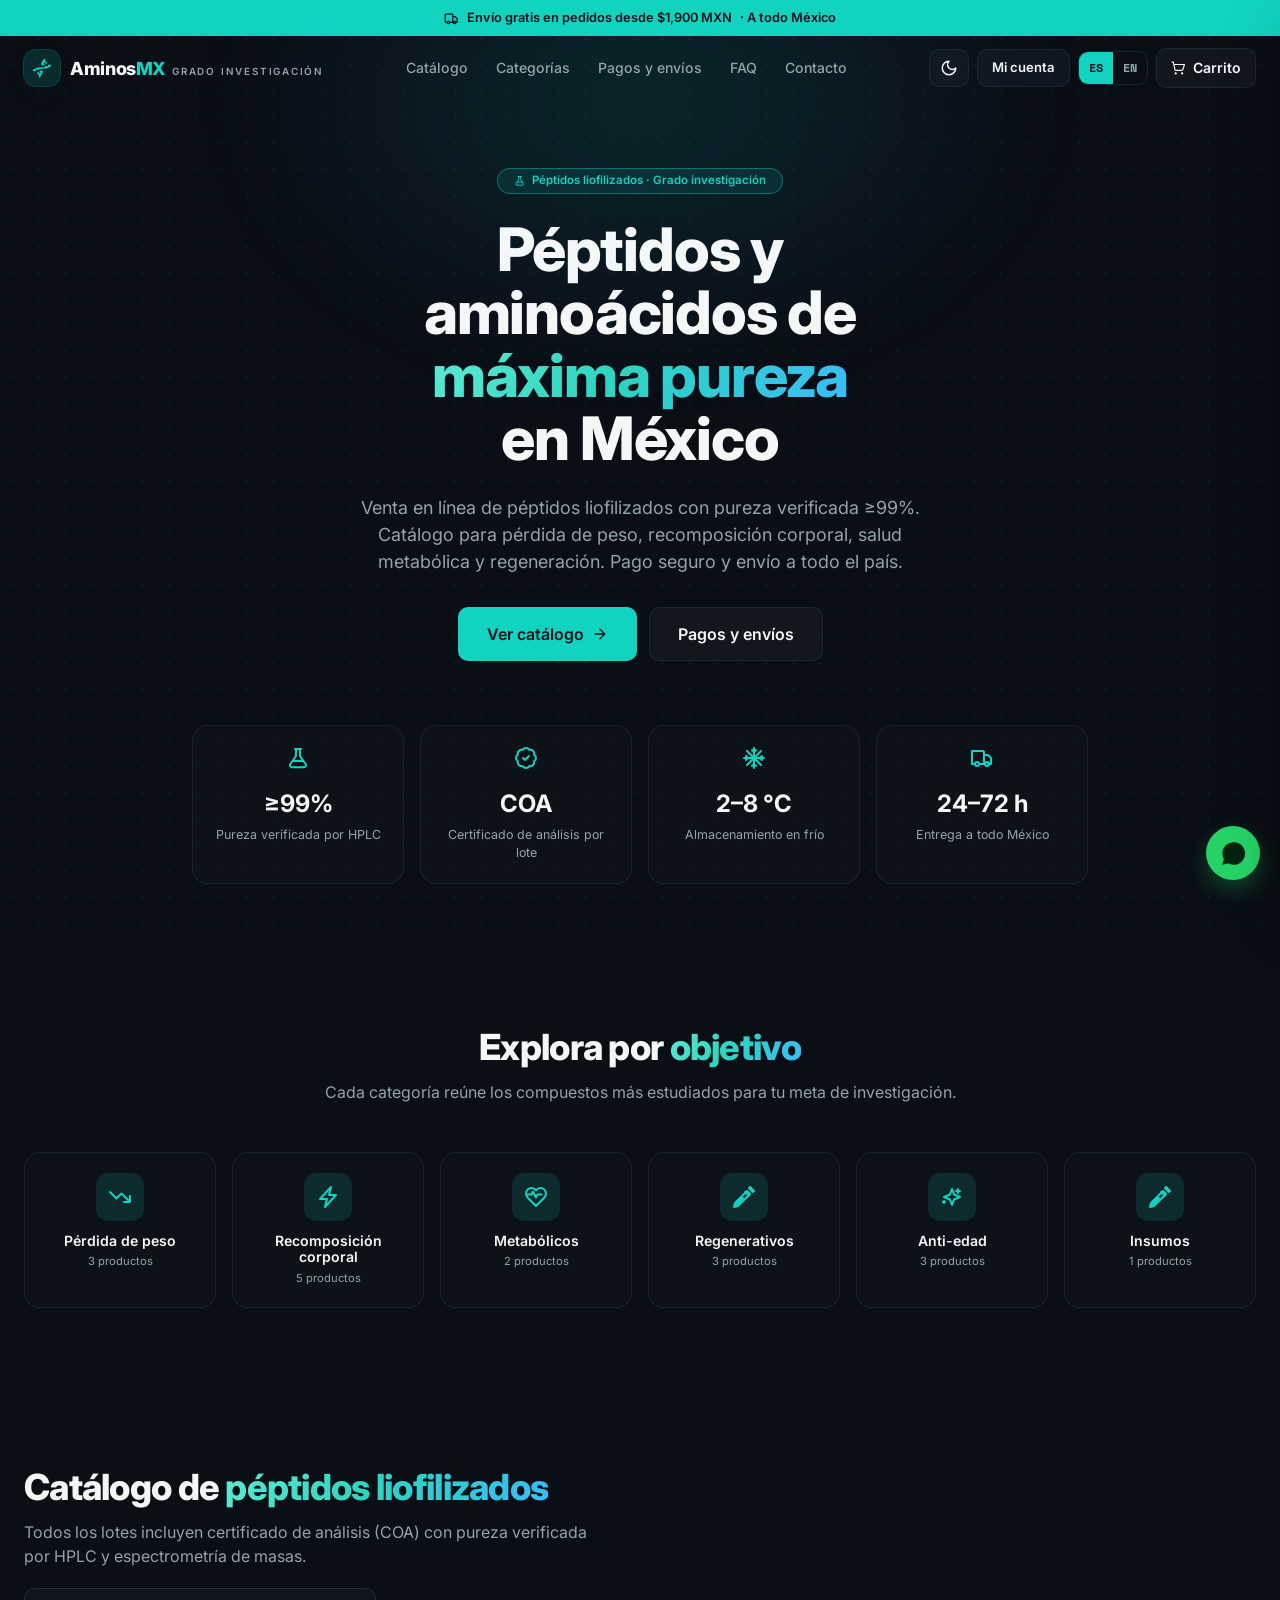
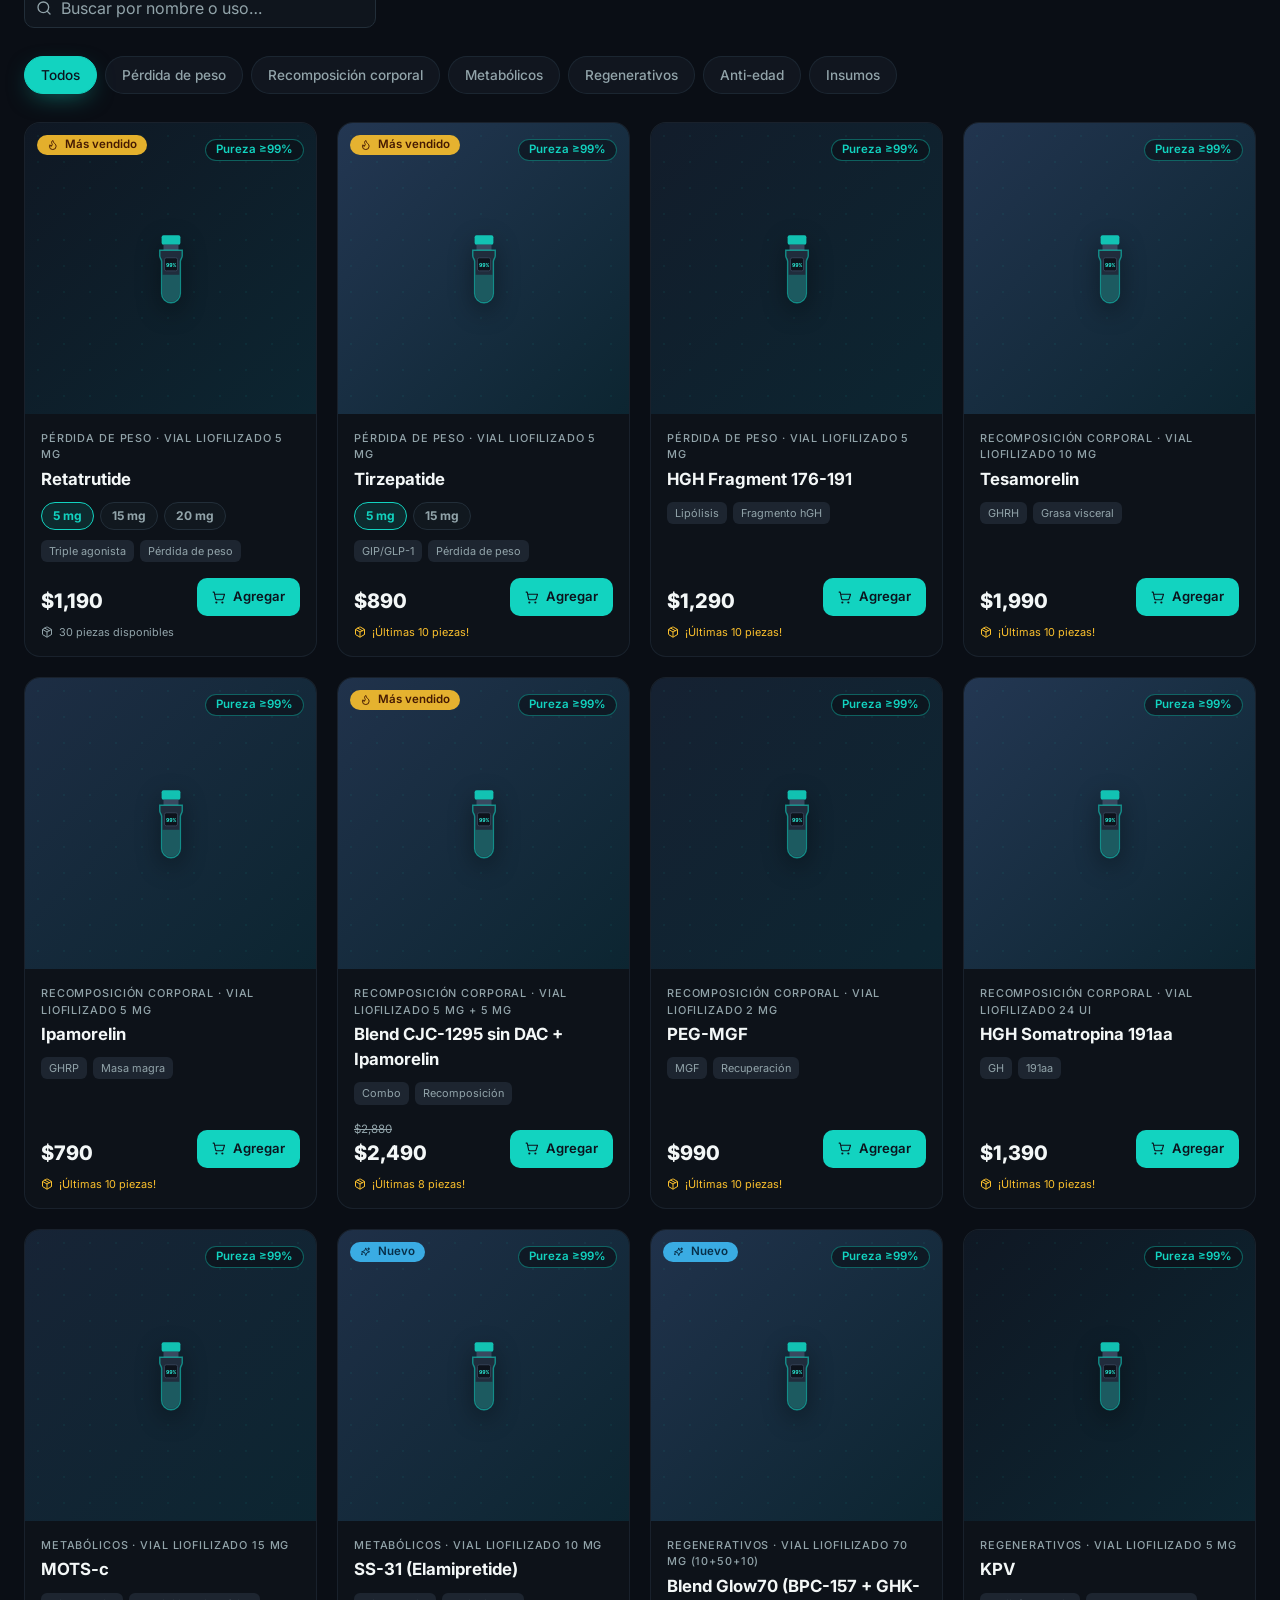
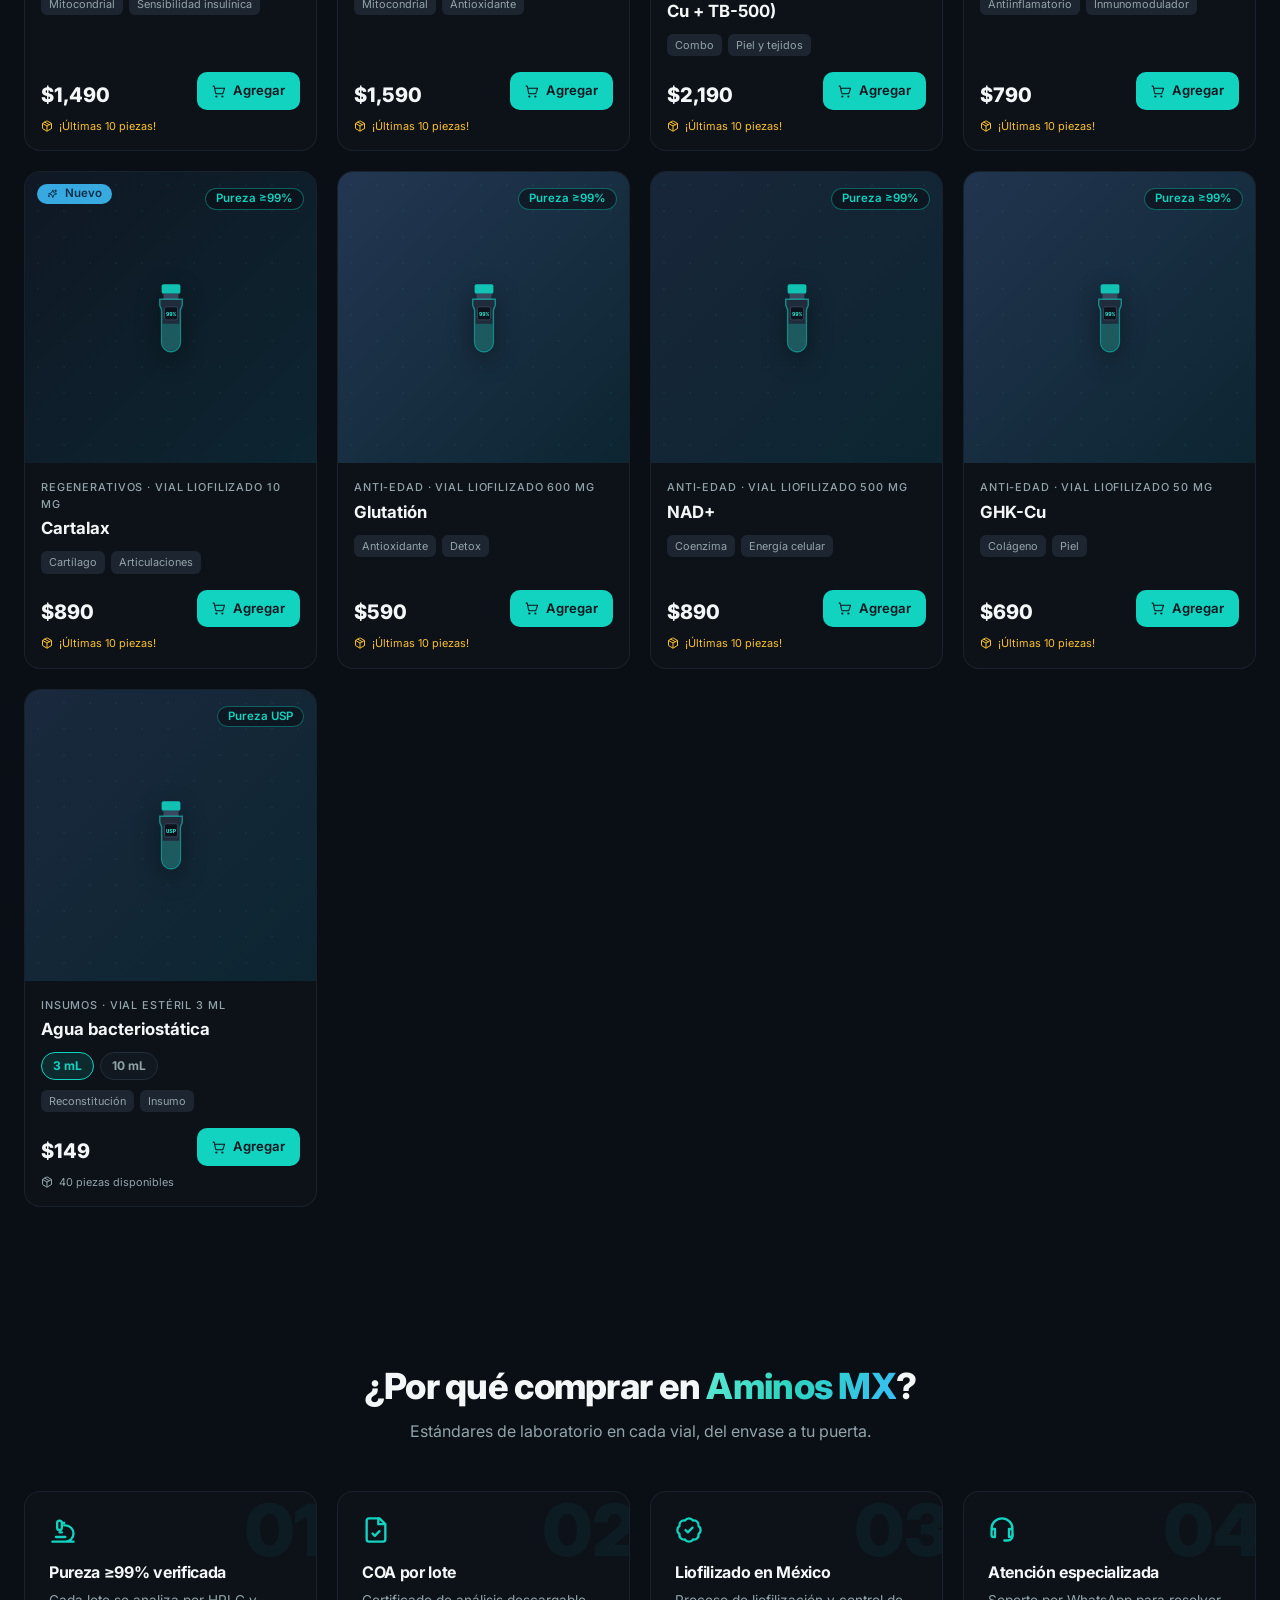
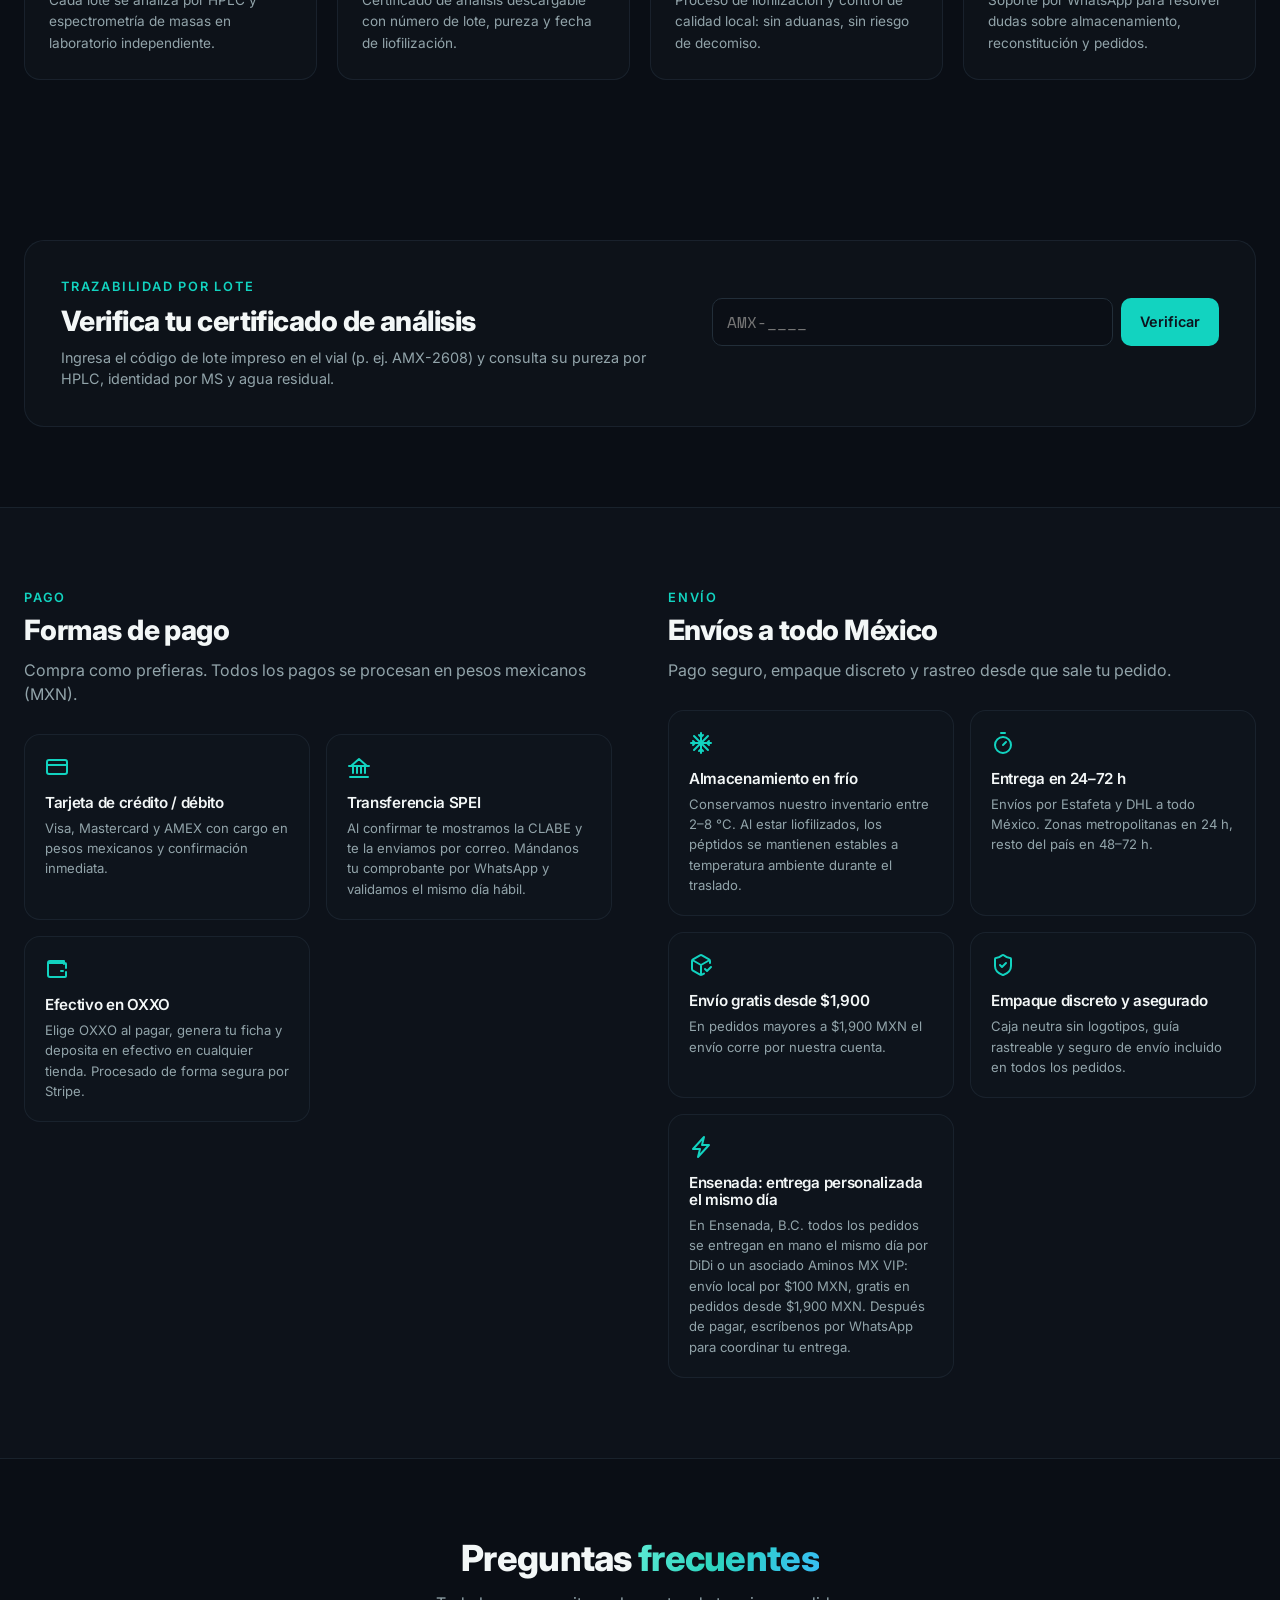
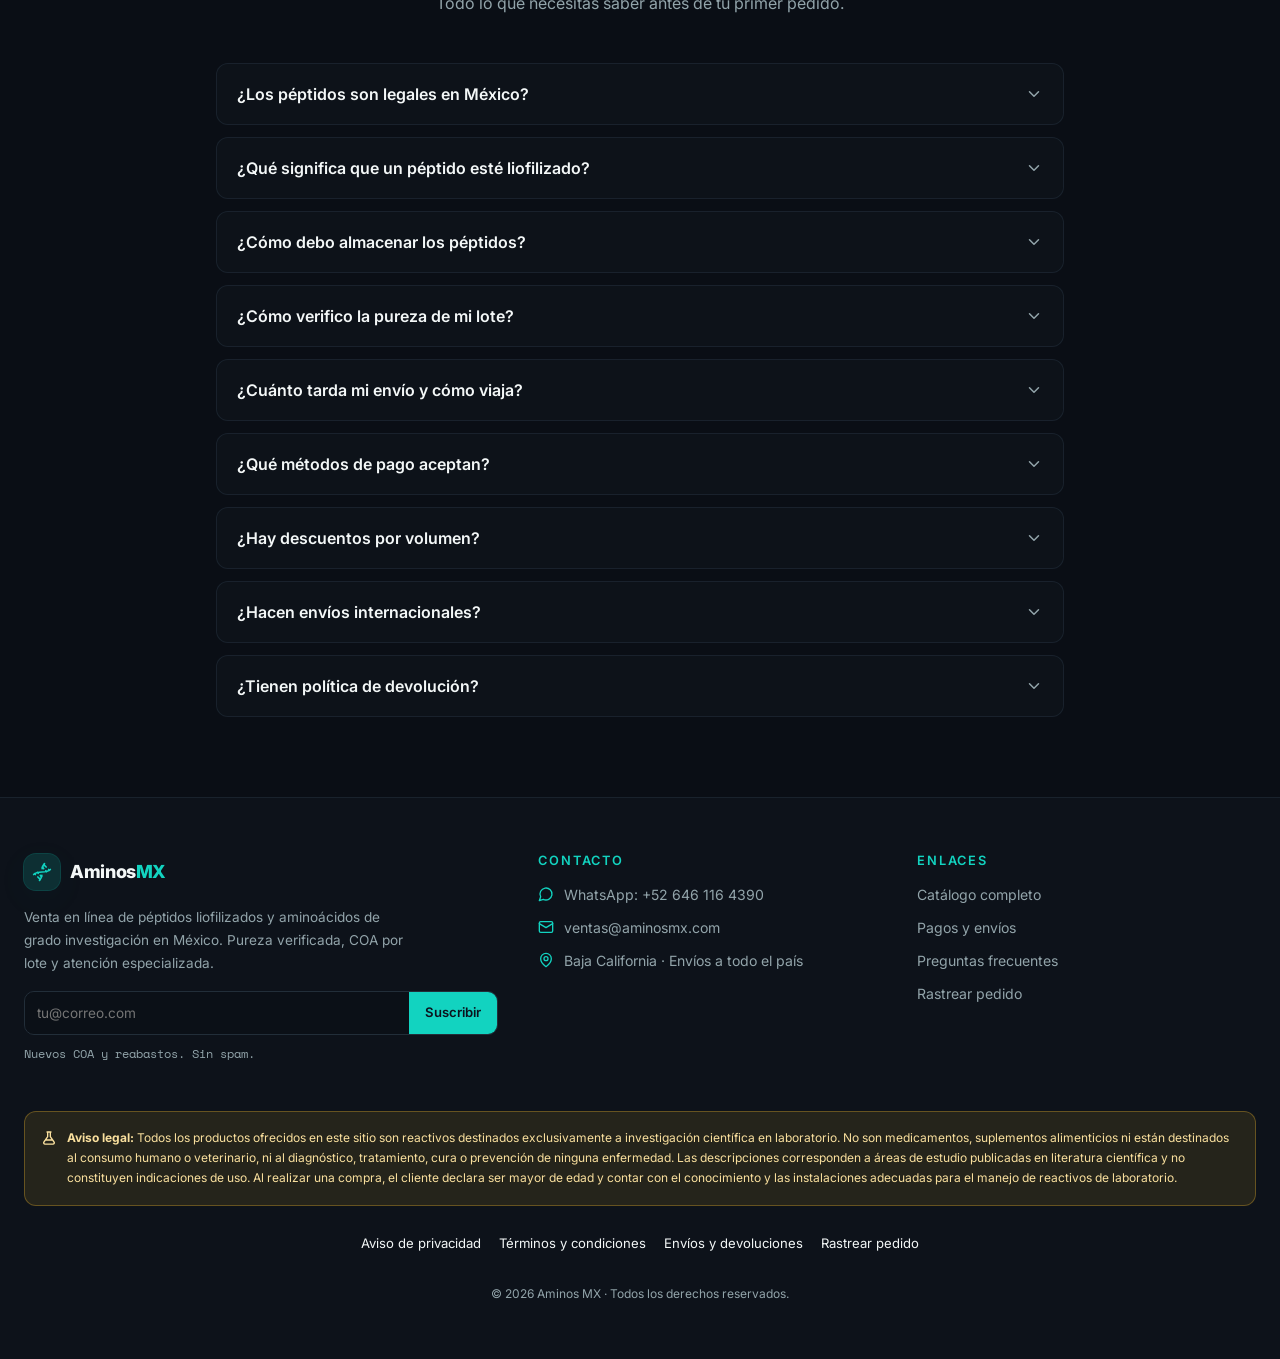
<file: index.html>
<!DOCTYPE html>
<html lang="es-MX">
<head>
<meta charset="utf-8">
<meta name="viewport" content="width=device-width, initial-scale=1">
<title>Aminos MX · Péptidos y aminoácidos de grado investigación</title>
<meta name="description" content="Venta de péptidos liofilizados y aminoácidos de grado investigación en México. Pureza verificada ≥99%, COA por lote y envío a todo el país.">
<meta name="theme-color" content="#0a0f16">
<meta property="og:title" content="Aminos MX · Péptidos de grado investigación">
<meta property="og:description" content="Pureza ≥99% verificada por HPLC, COA por lote, envío a todo México.">
<meta property="og:type" content="website">
<meta property="og:url" content="https://www.aminosmx.com/">
<meta property="og:site_name" content="Aminos MX">
<meta property="og:locale" content="es_MX">
<meta name="twitter:card" content="summary_large_image">
<link rel="canonical" href="https://www.aminosmx.com/">
<script type="application/ld+json">
{"@context":"https://schema.org","@graph":[
 {"@type":"Organization","@id":"https://www.aminosmx.com/#org","name":"Aminos MX",
  "url":"https://www.aminosmx.com/","email":"ventas@aminosmx.com","telephone":"+52-646-116-4390",
  "description":"Venta de péptidos liofilizados y aminoácidos de grado investigación en México.",
  "address":{"@type":"PostalAddress","addressRegion":"Baja California","addressCountry":"MX"},
  "contactPoint":{"@type":"ContactPoint","contactType":"customer service",
   "email":"ventas@aminosmx.com","telephone":"+52-646-116-4390","areaServed":"MX","availableLanguage":["es","en"]}},
 {"@type":"WebSite","@id":"https://www.aminosmx.com/#site",
  "url":"https://www.aminosmx.com/","name":"Aminos MX",
  "publisher":{"@id":"https://www.aminosmx.com/#org"},"inLanguage":"es-MX"}
]}
</script>
<link rel="preconnect" href="https://fonts.googleapis.com">
<link rel="preconnect" href="https://fonts.gstatic.com" crossorigin>
<link href="https://fonts.googleapis.com/css2?family=Inter:wght@400;500;600;700;800;900&family=Space+Mono:wght@400;700&display=swap" rel="stylesheet">
<link rel="stylesheet" href="css/styles.css">
<link rel="icon" href="assets/favicon.svg" type="image/svg+xml">
<script>try{var t=localStorage.getItem('amx_theme')||'dark';document.documentElement.setAttribute('data-theme',t);}catch(e){document.documentElement.setAttribute('data-theme','dark');}</script>
</head>
<body>
<a class="skip-link" href="#catalogo">Saltar al catálogo</a>

<!-- ===== Icon sprite ===== -->
<svg style="display:none" aria-hidden="true"><defs>
<symbol id="i-dna" viewBox="0 0 24 24"><path d="m10 16 1.5 1.5"/><path d="m14 8-1.5-1.5"/><path d="M15 2c-1.798 1.998-2.518 3.995-2.807 5.993"/><path d="m16.5 10.5 1 1"/><path d="m17 6-2.891-2.891"/><path d="M2 15c6.667-6 13.333 0 20-6"/><path d="m20 9 .891.891"/><path d="M3.109 14.109 4 15"/><path d="m6.5 12.5 1 1"/><path d="m7 18 2.891 2.891"/><path d="M9 22c1.798-1.998 2.518-3.995 2.807-5.993"/></symbol>
<symbol id="i-snowflake" viewBox="0 0 24 24"><path d="M12 2v20M2 12h20M5 5l14 14M19 5 5 19"/><path d="M12 6l2-2M12 6l-2-2M12 18l2 2M12 18l-2 2M6 12l-2 2M6 12l-2-2M18 12l2 2M18 12l2-2"/></symbol>
<symbol id="i-cart" viewBox="0 0 24 24"><circle cx="8" cy="21" r="1"/><circle cx="19" cy="21" r="1"/><path d="M2 2h2l2.6 12.4a2 2 0 0 0 2 1.6h9.7a2 2 0 0 0 2-1.6L23 6H5"/></symbol>
<symbol id="i-bag" viewBox="0 0 24 24"><path d="M6 2 3 6v14a2 2 0 0 0 2 2h14a2 2 0 0 0 2-2V6l-3-4Z"/><path d="M3 6h18"/><path d="M16 10a4 4 0 0 1-8 0"/></symbol>
<symbol id="i-menu" viewBox="0 0 24 24"><path d="M4 6h16M4 12h16M4 18h16"/></symbol>
<symbol id="i-x" viewBox="0 0 24 24"><path d="M18 6 6 18M6 6l12 12"/></symbol>
<symbol id="i-search" viewBox="0 0 24 24"><circle cx="11" cy="11" r="8"/><path d="m21 21-4.3-4.3"/></symbol>
<symbol id="i-arrow-right" viewBox="0 0 24 24"><path d="M5 12h14M12 5l7 7-7 7"/></symbol>
<symbol id="i-flask" viewBox="0 0 24 24"><path d="M9 3h6M10 3v6.6a1 1 0 0 1-.2.6L4.4 18a2 2 0 0 0 1.6 3.2h12a2 2 0 0 0 1.6-3.2L14.2 10.2a1 1 0 0 1-.2-.6V3M6.5 15h11"/></symbol>
<symbol id="i-badge-check" viewBox="0 0 24 24"><path d="M3.85 8.62a4 4 0 0 1 4.78-4.77 4 4 0 0 1 6.74 0 4 4 0 0 1 4.78 4.78 4 4 0 0 1 0 6.74 4 4 0 0 1-4.77 4.78 4 4 0 0 1-6.75 0 4 4 0 0 1-4.78-4.77 4 4 0 0 1 0-6.76Z"/><path d="m9 12 2 2 4-4"/></symbol>
<symbol id="i-truck" viewBox="0 0 24 24"><path d="M14 18V6a1 1 0 0 0-1-1H2v13h2M14 9h4l3 3v6h-3M9 18h5"/><circle cx="7" cy="18" r="2"/><circle cx="17" cy="18" r="2"/></symbol>
<symbol id="i-trending-down" viewBox="0 0 24 24"><path d="M16 17h6v-6M22 17 13.5 8.5 8.5 13.5 2 7"/></symbol>
<symbol id="i-zap" viewBox="0 0 24 24"><path d="M4 14h7l-2 8L20 10h-7l2-8z"/></symbol>
<symbol id="i-heart-pulse" viewBox="0 0 24 24"><path d="M19 14c1.5-1.5 3-3.2 3-5.5A5.5 5.5 0 0 0 16.5 3 5.5 5.5 0 0 0 12 5.5 5.5 5.5 0 0 0 7.5 3 5.5 5.5 0 0 0 2 8.5c0 2.3 1.5 4 3 5.5l7 7Z"/><path d="M3.5 9.5h4l1.5-3 3 6 1.5-3h4"/></symbol>
<symbol id="i-syringe" viewBox="0 0 24 24"><path d="m18 2 4 4M17 3l4 4M13 7l4 4M4 20l7-7M2 22l1-4 12-12 3 3L6 21z"/></symbol>
<symbol id="i-sparkles" viewBox="0 0 24 24"><path d="M9.9 14.5 12 20l2.1-5.5L20 12l-5.9-2.5L12 4 9.9 9.5 4 12z"/><path d="M18 4v4M16 6h4M4 16v2M3 17h2"/></symbol>
<symbol id="i-flame" viewBox="0 0 24 24"><path d="M8.5 14.5A2.5 2.5 0 0 0 11 12c0-1.4-.5-2-1-3-1.1-2.1-.2-4 2-6 .5 2.5 2 4.9 4 6.5 2 1.6 3 3.5 3 5.5a7 7 0 1 1-14 0c0-1.2.4-2.3 1-3a2.5 2.5 0 0 0 2.5 2.5z"/></symbol>
<symbol id="i-microscope" viewBox="0 0 24 24"><path d="M6 18h8M3 22h18M14 22a7 7 0 1 0 0-14h-1M9 14h2M9 12a2 2 0 0 1-2-2V6a2 2 0 0 1 2-2 2 2 0 0 1 2 2v4a2 2 0 0 1-2 2ZM12 6h1"/></symbol>
<symbol id="i-file-check" viewBox="0 0 24 24"><path d="M15 2H6a2 2 0 0 0-2 2v16a2 2 0 0 0 2 2h12a2 2 0 0 0 2-2V7z"/><path d="M14 2v5h5M9 15l2 2 4-4"/></symbol>
<symbol id="i-headset" viewBox="0 0 24 24"><path d="M3 11a9 9 0 0 1 18 0"/><path d="M21 16a2 2 0 0 1-2 2h-1v-7h1a2 2 0 0 1 2 2zM3 16a2 2 0 0 0 2 2h1v-7H5a2 2 0 0 0-2 2z"/><path d="M21 16v1a4 4 0 0 1-4 4h-3"/></symbol>
<symbol id="i-credit-card" viewBox="0 0 24 24"><rect x="2" y="5" width="20" height="14" rx="2"/><path d="M2 10h20"/></symbol>
<symbol id="i-landmark" viewBox="0 0 24 24"><path d="M3 22h18M6 18v-7M10 18v-7M14 18v-7M18 18v-7M4 11 12 4l8 7M2 11h20"/></symbol>
<symbol id="i-wallet" viewBox="0 0 24 24"><path d="M3 6a2 2 0 0 1 2-2h14v3M3 6v12a2 2 0 0 0 2 2h15a1 1 0 0 0 1-1v-4M3 6h17a1 1 0 0 1 1 1v4M16 14h2"/></symbol>
<symbol id="i-message-circle" viewBox="0 0 24 24"><path d="M7.9 20A9 9 0 1 0 4 16.1L2 22Z"/></symbol>
<symbol id="i-timer" viewBox="0 0 24 24"><path d="M10 2h4M12 14l3-3"/><circle cx="12" cy="14" r="8"/></symbol>
<symbol id="i-package-check" viewBox="0 0 24 24"><path d="M16 16l2 2 4-4M21 10V8a2 2 0 0 0-1-1.7l-7-4a2 2 0 0 0-2 0l-7 4A2 2 0 0 0 3 8v8a2 2 0 0 0 1 1.7l7 4a2 2 0 0 0 2 0l2-1.1M3.3 7 12 12l8.7-5M12 22V12"/></symbol>
<symbol id="i-shield-check" viewBox="0 0 24 24"><path d="M20 13c0 5-3.5 7.5-7.7 9a1 1 0 0 1-.6 0C7.5 20.5 4 18 4 13V6a1 1 0 0 1 1-1c2 0 4.5-1.2 6.2-2.7a1 1 0 0 1 1.6 0C14.5 3.8 17 5 19 5a1 1 0 0 1 1 1z"/><path d="M9 12l2 2 4-4"/></symbol>
<symbol id="i-package" viewBox="0 0 24 24"><path d="M16.5 9.4 7.5 4.2M21 16V8a2 2 0 0 0-1-1.7l-7-4a2 2 0 0 0-2 0l-7 4A2 2 0 0 0 3 8v8a2 2 0 0 0 1 1.7l7 4a2 2 0 0 0 2 0l7-4A2 2 0 0 0 21 16ZM3.3 7 12 12l8.7-5M12 22V12"/></symbol>
<symbol id="i-mail" viewBox="0 0 24 24"><rect x="2" y="4" width="20" height="16" rx="2"/><path d="m22 7-10 6L2 7"/></symbol>
<symbol id="i-map-pin" viewBox="0 0 24 24"><path d="M20 10c0 6-8 12-8 12s-8-6-8-12a8 8 0 0 1 16 0Z"/><circle cx="12" cy="10" r="3"/></symbol>
<symbol id="i-plus" viewBox="0 0 24 24"><path d="M5 12h14M12 5v14"/></symbol>
<symbol id="i-minus" viewBox="0 0 24 24"><path d="M5 12h14"/></symbol>
<symbol id="i-trash" viewBox="0 0 24 24"><path d="M3 6h18M19 6v14a2 2 0 0 1-2 2H7a2 2 0 0 1-2-2V6m3 0V4a2 2 0 0 1 2-2h4a2 2 0 0 1 2 2v2M10 11v6M14 11v6"/></symbol>
<symbol id="i-chevron-down" viewBox="0 0 24 24"><path d="m6 9 6 6 6-6"/></symbol>
<symbol id="i-check" viewBox="0 0 24 24"><path d="M20 6 9 17l-5-5"/></symbol>
<symbol id="i-external" viewBox="0 0 24 24"><path d="M15 3h6v6M10 14 21 3M18 13v6a2 2 0 0 1-2 2H5a2 2 0 0 1-2-2V8a2 2 0 0 1 2-2h6"/></symbol>
<symbol id="i-sun" viewBox="0 0 24 24"><circle cx="12" cy="12" r="4"/><path d="M12 2v2M12 20v2M4.9 4.9l1.4 1.4M17.7 17.7l1.4 1.4M2 12h2M20 12h2M6.3 17.7l-1.4 1.4M19.1 4.9l-1.4 1.4"/></symbol>
<symbol id="i-moon" viewBox="0 0 24 24"><path d="M12 3a6 6 0 0 0 9 9 9 9 0 1 1-9-9Z"/></symbol>
</defs></svg>

<!-- ===== Announcement ===== -->
<div class="announce" data-showbar>
  <svg class="ico"><use href="#i-truck"/></svg>
  <span data-en="Free shipping on orders over $1,900 MXN">Envío gratis en pedidos desde $1,900 MXN</span><span class="announce-more" data-en=" · Nationwide"> · A todo México</span>
</div>

<!-- ===== Header ===== -->
<header class="header" data-scrolled="false">
  <div class="container header-inner">
    <a class="brand" href="#inicio" aria-label="Aminos MX">
      <span class="brand-mark"><svg class="ico"><use href="#i-dna"/></svg></span>
      <span class="brand-name">Aminos<span class="mx">MX</span><span class="ruo" data-en="Research use only">Grado investigación</span></span>
    </a>
    <nav class="nav" aria-label="Principal">
      <a href="#catalogo" data-en="Catalog">Catálogo</a>
      <a href="#categorias" data-en="Categories">Categorías</a>
      <a href="#envios" data-en="Payments &amp; shipping">Pagos y envíos</a>
      <a href="#faq">FAQ</a>
      <a href="#contacto" data-en="Contact">Contacto</a>
    </nav>
    <div class="header-actions">
      <button class="themebtn" data-theme-toggle aria-label="Cambiar tema claro / oscuro" title="Modo claro / oscuro">
        <svg class="ico ico-moon"><use href="#i-moon"/></svg>
        <svg class="ico ico-sun"><use href="#i-sun"/></svg>
      </button>
      <a class="btn btn-outline btn-sm" href="/cuenta" title="Mi cuenta" data-en="Account" style="gap:6px">Mi cuenta</a>
      <div class="langtoggle" role="group" aria-label="Idioma">
        <button type="button" data-lang="es" class="active">ES</button>
        <button type="button" data-lang="en">EN</button>
      </div>
      <button class="cartbtn" data-open-cart>
        <svg class="ico"><use href="#i-cart"/></svg>
        <span class="hide-sm" data-en="Cart">Carrito</span>
        <span class="cart-count" data-cart-count data-empty="true">0</span>
      </button>
      <button class="burger" aria-label="Menú" aria-expanded="false" data-burger>
        <svg class="ico ico-menu"><use href="#i-menu"/></svg>
        <svg class="ico ico-close"><use href="#i-x"/></svg>
      </button>
    </div>
  </div>
</header>

<!-- Mobile menu -->
<div class="mobile-menu" data-mobile-menu>
  <div class="inner">
    <a href="#catalogo" data-en="Catalog">Catálogo</a>
    <a href="#categorias" data-en="Categories">Categorías</a>
    <a href="#envios" data-en="Payments &amp; shipping">Pagos y envíos</a>
    <a href="#faq">FAQ</a>
    <a href="#contacto" data-en="Contact">Contacto</a>
  </div>
</div>

<main id="inicio">

  <!-- ===== Hero ===== -->
  <section class="hero">
    <div class="molecule-bg"></div>
    <div class="glow-blob"></div>
    <div class="container hero-inner">
      <span class="badge badge-outline"><svg class="ico"><use href="#i-flask"/></svg><span data-en="Lyophilized peptides · Research grade">Péptidos liofilizados · Grado investigación</span></span>
      <h1><span data-en="Peptides and amino acids of ">Péptidos y aminoácidos de </span><span class="text-gradient" data-en="maximum purity">máxima pureza</span><span data-en=" in Mexico"> en México</span></h1>
      <p class="hero-lede" data-en="Online store of lyophilized peptides with verified purity ≥99%. Catalog for weight loss, body recomposition, metabolic health and regeneration. Secure payment and nationwide shipping.">Venta en línea de péptidos liofilizados con pureza verificada ≥99%. Catálogo para pérdida de peso, recomposición corporal, salud metabólica y regeneración. Pago seguro y envío a todo el país.</p>
      <div class="hero-cta">
        <a href="#catalogo" class="btn btn-primary btn-lg"><span data-en="View catalog">Ver catálogo</span> <svg class="ico"><use href="#i-arrow-right"/></svg></a>
        <a href="#envios" class="btn btn-outline btn-lg" data-en="Payments &amp; shipping">Pagos y envíos</a>
      </div>
      <div class="hero-stats">
        <div class="stat-card"><svg class="ico"><use href="#i-flask"/></svg><b>≥99%</b><span data-en="HPLC-verified purity">Pureza verificada por HPLC</span></div>
        <div class="stat-card"><svg class="ico"><use href="#i-badge-check"/></svg><b>COA</b><span data-en="Certificate of analysis per batch">Certificado de análisis por lote</span></div>
        <div class="stat-card"><svg class="ico"><use href="#i-snowflake"/></svg><b>2–8 °C</b><span data-en="Cold storage">Almacenamiento en frío</span></div>
        <div class="stat-card"><svg class="ico"><use href="#i-truck"/></svg><b>24–72 h</b><span data-en="Delivery across Mexico">Entrega a todo México</span></div>
      </div>
    </div>
  </section>

  <!-- ===== Categorías ===== -->
  <section class="section container" id="categorias">
    <div class="sec-head">
      <h2><span data-en="Explore by ">Explora por </span><span class="text-gradient" data-en="goal">objetivo</span></h2>
      <p data-en="Each category gathers the most studied compounds for your research goal.">Cada categoría reúne los compuestos más estudiados para tu meta de investigación.</p>
    </div>
    <div class="cats" data-cats><!-- rendered by JS --></div>
  </section>

  <!-- ===== Catálogo ===== -->
  <section class="section container" id="catalogo">
    <div class="catalog-top">
      <div>
        <h2><span data-en="Catalog of ">Catálogo de </span><span class="text-gradient" data-en="lyophilized peptides">péptidos liofilizados</span></h2>
        <p data-en="Every batch includes a certificate of analysis (COA) with purity verified by HPLC and mass spectrometry.">Todos los lotes incluyen certificado de análisis (COA) con pureza verificada por HPLC y espectrometría de masas.</p>
      </div>
      <label class="search">
        <svg class="ico"><use href="#i-search"/></svg>
        <input type="search" data-search placeholder="Buscar por nombre o uso…" data-en-ph="Search by name or use…" aria-label="Buscar">
      </label>
    </div>
    <div class="filters" data-filters><!-- rendered by JS --></div>
    <div class="grid-products" data-grid><!-- rendered by JS --></div>
    <div class="catalog-empty" data-empty hidden></div>
  </section>

  <!-- ===== Por qué ===== -->
  <section class="section container">
    <div class="sec-head">
      <h2><span data-en="Why buy at ">¿Por qué comprar en </span><span class="text-gradient">Aminos MX</span><span data-en="?">?</span></h2>
      <p data-en="Laboratory standards in every vial, from packaging to your door.">Estándares de laboratorio en cada vial, del envase a tu puerta.</p>
    </div>
    <div class="why-grid">
      <div class="why-card"><span class="num">01</span><svg class="ico"><use href="#i-microscope"/></svg><h3 data-en="Verified purity ≥99%">Pureza ≥99% verificada</h3><p data-en="Every batch is analyzed by HPLC and mass spectrometry at an independent laboratory.">Cada lote se analiza por HPLC y espectrometría de masas en laboratorio independiente.</p></div>
      <div class="why-card"><span class="num">02</span><svg class="ico"><use href="#i-file-check"/></svg><h3 data-en="COA per batch">COA por lote</h3><p data-en="Downloadable certificate of analysis with batch number, purity and lyophilization date.">Certificado de análisis descargable con número de lote, pureza y fecha de liofilización.</p></div>
      <div class="why-card"><span class="num">03</span><svg class="ico"><use href="#i-badge-check"/></svg><h3 data-en="Lyophilized in Mexico">Liofilizado en México</h3><p data-en="Local lyophilization and quality control: no customs, no risk of seizure.">Proceso de liofilización y control de calidad local: sin aduanas, sin riesgo de decomiso.</p></div>
      <div class="why-card"><span class="num">04</span><svg class="ico"><use href="#i-headset"/></svg><h3 data-en="Specialized support">Atención especializada</h3><p data-en="WhatsApp support for questions about storage, reconstitution and orders.">Soporte por WhatsApp para resolver dudas sobre almacenamiento, reconstitución y pedidos.</p></div>
    </div>
  </section>

  <!-- ===== Verificación COA ===== -->
  <section class="section container">
    <div class="verify-strip">
      <div>
        <div class="eyebrow vs-eyebrow" data-en="Batch traceability">Trazabilidad por lote</div>
        <h3 data-en="Verify your certificate of analysis">Verifica tu certificado de análisis</h3>
        <p data-en="Enter the batch code printed on the vial (e.g. AMX-2608) to check its purity by HPLC, identity by MS and residual water.">Ingresa el código de lote impreso en el vial (p. ej. AMX-2608) y consulta su pureza por HPLC, identidad por MS y agua residual.</p>
      </div>
      <div class="verify-box">
        <form data-verify-form>
          <input type="text" data-verify-input placeholder="AMX-____" aria-label="Número de lote">
          <button type="submit" class="btn btn-primary" data-en="Verify">Verificar</button>
        </form>
        <div class="result" data-verify-result></div>
      </div>
    </div>
  </section>

  <!-- ===== Pagos y envíos ===== -->
  <section class="section sec-secondary" id="envios">
    <div class="container pay-grid">
      <div class="pay-col">
        <span class="eyebrow" data-en="Payment">Pago</span>
        <h2 data-en="Ways to pay">Formas de pago</h2>
        <p data-en="Pay however you prefer. All payments are processed in Mexican pesos (MXN).">Compra como prefieras. Todos los pagos se procesan en pesos mexicanos (MXN).</p>
        <div class="pay-cards">
          <div class="pay-card"><svg class="ico"><use href="#i-credit-card"/></svg><h3 data-en="Credit / debit card">Tarjeta de crédito / débito</h3><p data-en="Visa, Mastercard and AMEX charged in Mexican pesos with instant confirmation.">Visa, Mastercard y AMEX con cargo en pesos mexicanos y confirmación inmediata.</p></div>
          <div class="pay-card"><svg class="ico"><use href="#i-landmark"/></svg><h3 data-en="SPEI transfer">Transferencia SPEI</h3><p data-en="We show you the CLABE right after you confirm and email it too. Send your receipt by WhatsApp and we validate it the same business day.">Al confirmar te mostramos la CLABE y te la enviamos por correo. Mándanos tu comprobante por WhatsApp y validamos el mismo día hábil.</p></div>
          <div class="pay-card"><svg class="ico"><use href="#i-wallet"/></svg><h3 data-en="Cash at OXXO">Efectivo en OXXO</h3><p data-en="Choose OXXO at checkout, get your payment slip and pay in cash at any store. Processed securely by Stripe.">Elige OXXO al pagar, genera tu ficha y deposita en efectivo en cualquier tienda. Procesado de forma segura por Stripe.</p></div>
        </div>
      </div>
      <div class="pay-col">
        <span class="eyebrow" data-en="Shipping">Envío</span>
        <h2 data-en="Shipping across Mexico">Envíos a todo México</h2>
        <p data-en="Secure payment, discreet packaging and tracking from the moment your order ships.">Pago seguro, empaque discreto y rastreo desde que sale tu pedido.</p>
        <div class="pay-cards">
          <div class="pay-card"><svg class="ico"><use href="#i-snowflake"/></svg><h3 data-en="Cold storage">Almacenamiento en frío</h3><p data-en="We keep our inventory at 2–8 °C. Being lyophilized, peptides stay stable at room temperature during transit.">Conservamos nuestro inventario entre 2–8 °C. Al estar liofilizados, los péptidos se mantienen estables a temperatura ambiente durante el traslado.</p></div>
          <div class="pay-card"><svg class="ico"><use href="#i-timer"/></svg><h3 data-en="Delivery in 24–72 h">Entrega en 24–72 h</h3><p data-en="Estafeta and DHL nationwide. Metro areas in 24 h, rest of the country in 48–72 h.">Envíos por Estafeta y DHL a todo México. Zonas metropolitanas en 24 h, resto del país en 48–72 h.</p></div>
          <div class="pay-card"><svg class="ico"><use href="#i-package-check"/></svg><h3 data-en="Free shipping from $1,900">Envío gratis desde $1,900</h3><p data-en="On orders over $1,900 MXN, shipping is on us.">En pedidos mayores a $1,900 MXN el envío corre por nuestra cuenta.</p></div>
          <div class="pay-card"><svg class="ico"><use href="#i-shield-check"/></svg><h3 data-en="Discreet, insured packaging">Empaque discreto y asegurado</h3><p data-en="Neutral box with no logos, trackable guide and shipping insurance on every order.">Caja neutra sin logotipos, guía rastreable y seguro de envío incluido en todos los pedidos.</p></div>
          <div class="pay-card"><svg class="ico"><use href="#i-zap"/></svg><h3 data-en="Ensenada: same-day personal delivery">Ensenada: entrega personalizada el mismo día</h3><p data-en="In Ensenada, B.C. every order is hand-delivered the same day via DiDi or an Aminos MX VIP associate: local delivery for $100 MXN, free on orders from $1,900 MXN. After paying, message us on WhatsApp to schedule your delivery.">En Ensenada, B.C. todos los pedidos se entregan en mano el mismo día por DiDi o un asociado Aminos MX VIP: envío local por $100 MXN, gratis en pedidos desde $1,900 MXN. Después de pagar, escríbenos por WhatsApp para coordinar tu entrega.</p></div>
        </div>
      </div>
    </div>
  </section>

  <!-- ===== FAQ ===== -->
  <section class="section container" id="faq" style="max-width:56rem">
    <div class="sec-head">
      <h2><span data-en="Frequently asked ">Preguntas </span><span class="text-gradient" data-en="questions">frecuentes</span></h2>
      <p data-en="Everything you need to know before your first order.">Todo lo que necesitas saber antes de tu primer pedido.</p>
    </div>
    <div class="faq-list">
      <details class="faq-item"><summary><span data-en="Are peptides legal in Mexico?">¿Los péptidos son legales en México?</span><svg class="ico chev"><use href="#i-chevron-down"/></svg></summary><div class="faq-a" data-en="Aminos MX products are sold exclusively as reagents for scientific laboratory research. They are not medicines, and are not intended for human consumption or for the diagnosis or treatment of disease. By purchasing, you declare you will use them solely for research purposes under applicable regulations.">Los productos de Aminos MX se venden exclusivamente como reactivos para investigación científica en laboratorio. No son medicamentos, no están destinados al consumo humano ni a diagnóstico o tratamiento de enfermedades. Al comprar, declaras que los utilizarás únicamente con fines de investigación conforme a la normativa aplicable.</div></details>
      <details class="faq-item"><summary><span data-en="What does it mean that a peptide is lyophilized?">¿Qué significa que un péptido esté liofilizado?</span><svg class="ico chev"><use href="#i-chevron-down"/></svg></summary><div class="faq-a" data-en="Lyophilization is a freeze-drying process that removes water from the peptide, leaving it as a stable powder. This extends shelf life and allows safe transport. Before research use it is reconstituted with bacteriostatic water.">La liofilización es un proceso de secado por congelación que elimina el agua del péptido, dejándolo en forma de polvo estable. Esto extiende su vida útil y permite transportarlo de forma segura. Antes de su uso en investigación, se reconstituye con agua bacteriostática.</div></details>
      <details class="faq-item"><summary><span data-en="How should I store peptides?">¿Cómo debo almacenar los péptidos?</span><svg class="ico chev"><use href="#i-chevron-down"/></svg></summary><div class="faq-a" data-en="Lyophilized: refrigerate at 2–8 °C; for long-term storage (over 3 months) freeze at −20 °C. Once reconstituted: always keep refrigerated (2–8 °C) and use within the period stated on the product sheet. Avoid direct light and freeze/thaw cycles.">Liofilizados: refrigéralos entre 2–8 °C; para almacenamiento prolongado (más de 3 meses) congélalos a −20 °C. Una vez reconstituidos: mantenlos siempre en refrigeración (2–8 °C) y utilízalos dentro del periodo indicado en la ficha del producto. Evita la luz directa y los ciclos de congelación/descongelación.</div></details>
      <details class="faq-item"><summary><span data-en="How do I verify my batch's purity?">¿Cómo verifico la pureza de mi lote?</span><svg class="ico chev"><use href="#i-chevron-down"/></svg></summary><div class="faq-a" data-en="Every order includes access to your batch's certificate of analysis (COA), issued by an independent laboratory. The COA shows HPLC purity, identity confirmation by mass spectrometry and residual water content.">Cada pedido incluye acceso al certificado de análisis (COA) de tu lote, emitido por un laboratorio independiente. El COA muestra la pureza por HPLC, la confirmación de identidad por espectrometría de masas y el contenido de agua residual.</div></details>
      <details class="faq-item"><summary><span data-en="How long does shipping take and how does it travel?">¿Cuánto tarda mi envío y cómo viaja?</span><svg class="ico chev"><use href="#i-chevron-down"/></svg></summary><div class="faq-a" data-en="We ship nationwide via Estafeta and DHL in discreet, unbranded packaging. Because they are lyophilized, peptides travel stable at room temperature. Mexico City and metro areas: 24 h. Rest of the country: 48–72 h. You receive your tracking number by email and WhatsApp as soon as your order ships. In Ensenada, B.C. orders are not shipped by courier: we hand-deliver them the same day (DiDi or an Aminos MX VIP associate) for $100 MXN, free on orders from $1,900 MXN — after paying, message us on WhatsApp to schedule it.">Enviamos a todo México por Estafeta y DHL en empaque discreto y sin logotipos. Al estar liofilizados, los péptidos viajan estables a temperatura ambiente. CDMX y zonas metropolitanas: 24 h. Resto del país: 48–72 h. Recibes tu número de guía por correo y WhatsApp en cuanto sale tu pedido. En Ensenada, B.C. los pedidos no viajan por paquetería: te los entregamos en mano el mismo día (DiDi o asociado Aminos MX VIP) por $100 MXN, gratis en pedidos desde $1,900 MXN — después de pagar, escríbenos por WhatsApp para coordinarla.</div></details>
      <details class="faq-item"><summary><span data-en="What payment methods do you accept?">¿Qué métodos de pago aceptan?</span><svg class="ico chev"><use href="#i-chevron-down"/></svg></summary><div class="faq-a" data-en="Credit/debit card (Visa, Mastercard, AMEX) and cash at OXXO, both processed securely by Stripe; we also accept SPEI transfer. All charges are in Mexican pesos. If you choose SPEI, we show you the CLABE right after you confirm your order and email it too: send us your receipt via WhatsApp and we validate it the same business day.">Tarjeta de crédito/débito (Visa, Mastercard, AMEX) y pago en efectivo en OXXO, ambos procesados de forma segura por Stripe; también aceptamos transferencia SPEI. Todos los cargos son en pesos mexicanos. Si eliges transferencia, al confirmar tu pedido te mostramos la CLABE y te la enviamos por correo: nos mandas el comprobante por WhatsApp y validamos el mismo día hábil.</div></details>
      <details class="faq-item"><summary><span data-en="Are there volume discounts?">¿Hay descuentos por volumen?</span><svg class="ico chev"><use href="#i-chevron-down"/></svg></summary><div class="faq-a" data-en="Yes: 2 units 7.5% off, 3+ units 12.5% and 10+ units 35%. They apply per product, counting all its strengths together, and show up automatically in your cart. Not combinable with coupon codes — the larger discount applies.">Sí: 2 unidades −7.5%, 3 o más −12.5% y 10 o más −35%. Aplican por producto sumando todas sus concentraciones y se reflejan solos en tu carrito. No se acumulan con cupones: se aplica el descuento mayor.</div></details>
      <details class="faq-item"><summary><span data-en="Do you ship internationally?">¿Hacen envíos internacionales?</span><svg class="ico chev"><use href="#i-chevron-down"/></svg></summary><div class="faq-a" data-en="For now we only ship within Mexico. This lets us keep delivery times short and handle any issue directly.">Por el momento únicamente realizamos envíos dentro de la República Mexicana. Esto nos permite mantener tiempos de entrega cortos y resolver cualquier incidencia de forma directa.</div></details>
      <details class="faq-item"><summary><span data-en="Do you have a return policy?">¿Tienen política de devolución?</span><svg class="ico chev"><use href="#i-chevron-down"/></svg></summary><div class="faq-a" data-en="If your order arrives damaged or incomplete, we replace it at no cost. Just report it within 48 h of delivery with photos of the packaging. Due to the nature of the product we do not accept returns of opened vials.">Si tu pedido llega dañado o incompleto, lo reponemos sin costo. Solo necesitas reportarlo dentro de las 48 h posteriores a la entrega con fotos del empaque. Por la naturaleza del producto no aceptamos devoluciones de viales abiertos.</div></details>
    </div>
  </section>
</main>

<!-- ===== Footer ===== -->
<footer class="footer" id="contacto">
  <div class="container section" style="padding-block:56px">
    <div class="footer-grid">
      <div>
        <a class="brand" href="#inicio" aria-label="Aminos MX">
          <span class="brand-mark"><svg class="ico"><use href="#i-dna"/></svg></span>
          <span class="brand-name">Aminos<span class="mx">MX</span></span>
        </a>
        <p class="desc" data-en="Online store of lyophilized peptides and research-grade amino acids in Mexico. Verified purity, COA per batch and specialized support.">Venta en línea de péptidos liofilizados y aminoácidos de grado investigación en México. Pureza verificada, COA por lote y atención especializada.</p>
        <form class="newsletter" data-subscribe>
          <input type="email" placeholder="tu@correo.com" aria-label="Correo" required>
          <button type="submit" data-en="Subscribe">Suscribir</button>
        </form>
        <div class="fineprint" data-en="New COAs and restocks. No spam.">Nuevos COA y reabastos. Sin spam.</div>
      </div>
      <div>
        <h4 data-en="Contact">Contacto</h4>
        <ul>
          <li><svg class="ico"><use href="#i-message-circle"/></svg> <a href="https://wa.me/526461164390">WhatsApp: +52 646 116 4390</a></li>
          <li><svg class="ico"><use href="#i-mail"/></svg> <a href="mailto:ventas@aminosmx.com">ventas@aminosmx.com</a></li>
          <li><svg class="ico"><use href="#i-map-pin"/></svg> <span data-en="Baja California · Nationwide shipping">Baja California · Envíos a todo el país</span></li>
        </ul>
      </div>
      <div>
        <h4 data-en="Links">Enlaces</h4>
        <ul>
          <li><a href="#catalogo" data-en="Full catalog">Catálogo completo</a></li>
          <li><a href="#envios" data-en="Payments &amp; shipping">Pagos y envíos</a></li>
          <li><a href="#faq" data-en="FAQ">Preguntas frecuentes</a></li>
          <li><a href="/seguimiento" data-en="Track order">Rastrear pedido</a></li>
        </ul>
      </div>
    </div>

    <div class="legal-note">
      <p>
        <svg class="ico"><use href="#i-flask"/></svg>
        <span data-en="Legal notice: All products offered on this site are reagents intended exclusively for scientific laboratory research. They are not medicines, dietary supplements, nor intended for human or veterinary consumption, nor for the diagnosis, treatment, cure or prevention of any disease. Descriptions correspond to areas of study published in scientific literature and do not constitute directions for use. By purchasing, the customer declares to be of legal age and to have the knowledge and facilities suitable for handling laboratory reagents."><strong>Aviso legal:</strong> Todos los productos ofrecidos en este sitio son reactivos destinados exclusivamente a investigación científica en laboratorio. No son medicamentos, suplementos alimenticios ni están destinados al consumo humano o veterinario, ni al diagnóstico, tratamiento, cura o prevención de ninguna enfermedad. Las descripciones corresponden a áreas de estudio publicadas en literatura científica y no constituyen indicaciones de uso. Al realizar una compra, el cliente declara ser mayor de edad y contar con el conocimiento y las instalaciones adecuadas para el manejo de reactivos de laboratorio.</span>
      </p>
    </div>
    <div style="margin-top:28px;display:flex;gap:18px;flex-wrap:wrap;justify-content:center;font-size:.82rem">
      <a href="/privacidad" data-en="Privacy notice">Aviso de privacidad</a>
      <a href="/terminos" data-en="Terms &amp; conditions">Términos y condiciones</a>
      <a href="/envios-devoluciones" data-en="Shipping &amp; returns">Envíos y devoluciones</a>
      <a href="/seguimiento" data-en="Track order">Rastrear pedido</a>
    </div>
    <p class="footer-copy">© <span data-year>2026</span> Aminos MX · <span data-en="All rights reserved.">Todos los derechos reservados.</span></p>
  </div>
</footer>

<!-- ===== Cart drawer ===== -->
<div class="overlay" data-overlay></div>
<aside class="drawer" data-drawer aria-label="Carrito" aria-hidden="true">
  <div class="drawer-head">
    <div class="row">
      <h3><svg class="ico"><use href="#i-bag"/></svg> <span data-en="Your cart">Tu carrito</span></h3>
      <button class="close" data-close-cart aria-label="Cerrar"><svg class="ico"><use href="#i-x"/></svg></button>
    </div>
    <div class="sub" data-cart-sub></div>
  </div>
  <div class="ship-progress" data-ship-wrap hidden>
    <div class="msg" data-ship-msg></div>
    <div class="track"><i data-ship-bar></i></div>
  </div>
  <div class="drawer-items" data-drawer-items></div>
  <div class="drawer-foot" data-drawer-foot hidden>
    <div class="line"><span data-en="Subtotal">Subtotal</span><span data-cart-subtotal>$0</span></div>
    <div class="line" data-promo-line hidden><span><span data-en="Discount">Descuento</span> <b class="mono" data-promo-code></b></span><span style="color:hsl(var(--primary))" data-cart-discount></span></div>
    <div class="line"><span data-en="Shipping">Envío</span><span data-cart-shipping></span></div>
    <div class="total"><span data-en="Total">Total</span><b data-cart-total>$0</b></div>
    <a class="btn btn-primary btn-lg btn-block" href="/checkout" data-en="Checkout">Finalizar compra</a>
  </div>
</aside>

<!-- ===== Quick-view modal ===== -->
<div class="modal" data-modal aria-hidden="true">
  <div class="modal-backdrop" data-close-modal></div>
  <div class="modal-card" role="dialog" aria-modal="true" aria-labelledby="modalTitle">
    <button class="modal-close" data-close-modal aria-label="Cerrar"><svg class="ico"><use href="#i-x"/></svg></button>
    <h3 id="modalTitle" data-modal-name></h3>
    <div class="modal-meta" data-modal-meta></div>
    <p class="modal-desc" data-modal-desc></p>
    <div class="modal-tags" data-modal-tags></div>
    <ul class="modal-points">
      <li><span class="dot"></span><span data-en="Lyophilized format for maximum stability">Formato liofilizado para máxima estabilidad</span></li>
      <li><span class="dot"></span><span data-en="Downloadable COA per batch (HPLC / MS)">COA descargable por lote (HPLC / MS)</span></li>
      <li><span class="dot"></span><span data-en="Discreet, unbranded packaging">Empaque discreto y sin logotipos</span></li>
    </ul>
    <a class="modal-ficha" href="/producto"><span data-en="View full technical sheet">Ver ficha técnica completa</span> <svg class="ico"><use href="#i-external"/></svg></a>
    <div class="modal-foot">
      <div><div class="compare" data-modal-compare></div><div class="amt" data-modal-price></div></div>
      <button class="btn btn-primary" data-modal-add><svg class="ico"><use href="#i-cart"/></svg> <span data-en="Add to cart">Agregar al carrito</span></button>
    </div>
  </div>
</div>

<!-- ===== Toasts ===== -->
<div class="toast-wrap" data-toast-wrap></div>

<script src="js/config.js"></script>
<script src="js/main.js" defer></script>

<!-- WhatsApp -->
<a class="wa-fab" href="https://wa.me/526461164390?text=Hola%2C%20tengo%20una%20duda%20sobre%20un%20producto%20de%20Aminos%20MX"
   target="_blank" rel="noopener" aria-label="Escríbenos por WhatsApp" title="WhatsApp">
  <svg viewBox="0 0 24 24" aria-hidden="true"><path d="M17.5 14.4c-.3-.2-1.7-.9-2-1-.3-.1-.4-.2-.6.1s-.7.9-.9 1.1c-.2.2-.3.2-.6.1a8 8 0 0 1-2.4-1.5 9 9 0 0 1-1.6-2c-.2-.3 0-.5.1-.6l.5-.5c.1-.2.2-.3.3-.5v-.5l-.9-2.1c-.2-.5-.4-.5-.6-.5h-.6c-.2 0-.5.1-.8.4-.3.3-1 1-1 2.5s1.1 2.9 1.2 3.1c.1.2 2.1 3.2 5.1 4.5.7.3 1.3.5 1.7.6.7.2 1.4.2 1.9.1.6-.1 1.7-.7 2-1.4.2-.7.2-1.3.2-1.4-.1-.2-.3-.3-.6-.4M12 2a10 10 0 0 0-8.6 15L2 22l5.2-1.4A10 10 0 1 0 12 2"/></svg>
</a>
</body>
</html>
</file>
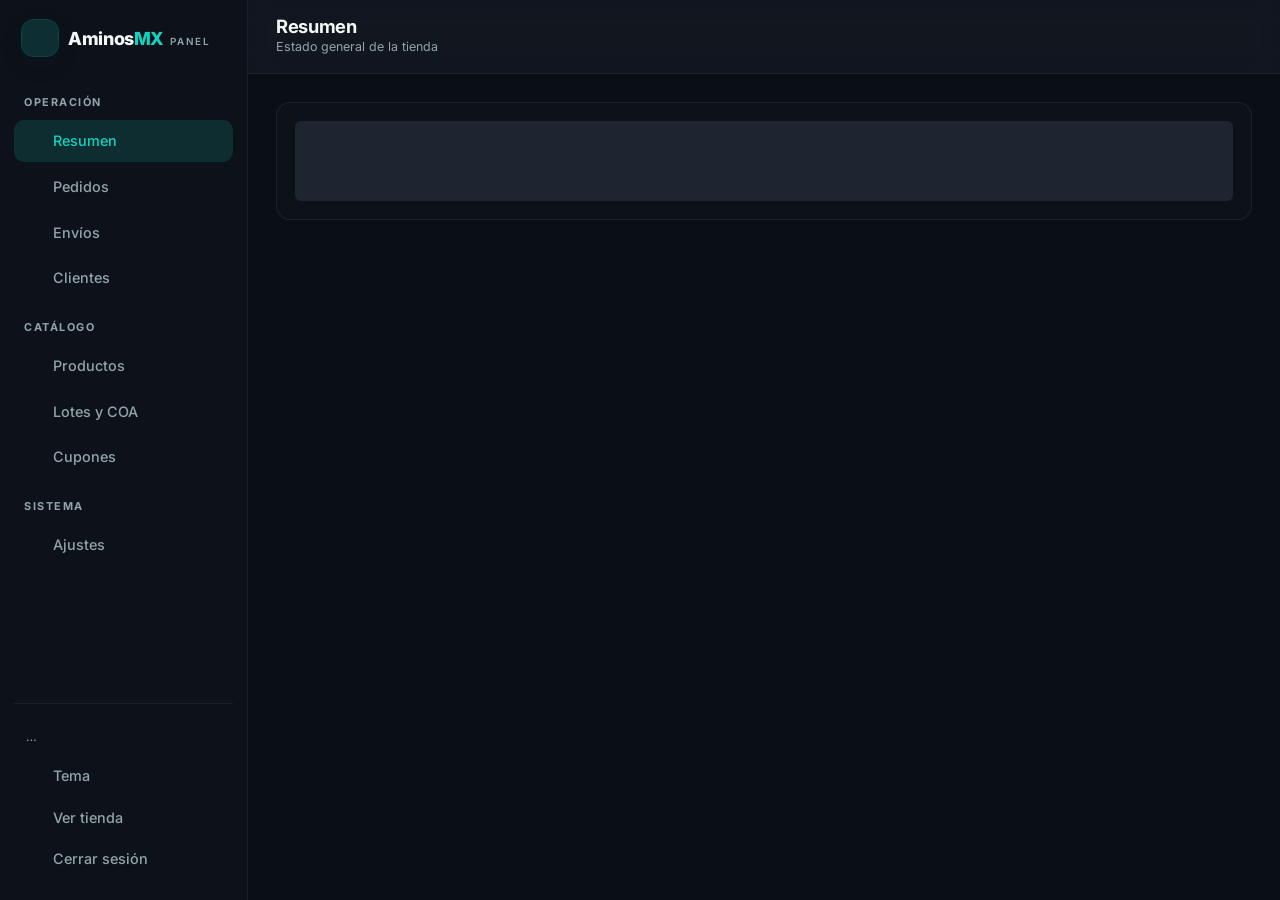
<file: admin.html>
<!DOCTYPE html>
<html lang="es-MX">
<head>
<meta charset="utf-8">
<meta name="viewport" content="width=device-width, initial-scale=1">
<title>Panel · Aminos MX</title>
<meta name="robots" content="noindex">
<meta name="theme-color" content="#0a0f16">
<link rel="preconnect" href="https://fonts.googleapis.com">
<link rel="preconnect" href="https://fonts.gstatic.com" crossorigin>
<link href="https://fonts.googleapis.com/css2?family=Inter:wght@400;500;600;700;800;900&family=Space+Mono:wght@400;700&display=swap" rel="stylesheet">
<link rel="stylesheet" href="css/styles.css">
<link rel="stylesheet" href="css/app.css">
<link rel="icon" href="assets/favicon.svg" type="image/svg+xml">
<script>try{var t=localStorage.getItem('amx_theme')||'dark';document.documentElement.setAttribute('data-theme',t);}catch(e){document.documentElement.setAttribute('data-theme','dark');}</script>
<script src="js/config.js"></script>
</head>
<body>
<div class="app">
  <!-- Barra lateral -->
  <aside class="sidebar" id="sidebar">
    <a class="brand" href="/">
      <span class="brand-mark"><svg class="ico"><use href="#i-dna"/></svg></span>
      <span class="brand-name">Aminos<span class="mx">MX</span><span class="ruo">Panel</span></span>
    </a>

    <div class="side-label">Operación</div>
    <button class="side-link active" data-view="resumen"><svg class="ico"><use href="#i-gauge"/></svg> Resumen</button>
    <button class="side-link" data-view="pedidos"><svg class="ico"><use href="#i-receipt"/></svg> Pedidos</button>
    <button class="side-link" data-view="envios"><svg class="ico"><use href="#i-truck"/></svg> Envíos</button>
    <button class="side-link" data-view="clientes"><svg class="ico"><use href="#i-users"/></svg> Clientes</button>

    <div class="side-label">Catálogo</div>
    <button class="side-link" data-view="productos"><svg class="ico"><use href="#i-package"/></svg> Productos</button>
    <button class="side-link" data-view="lotes"><svg class="ico"><use href="#i-flask"/></svg> Lotes y COA</button>
    <button class="side-link" data-view="cupones"><svg class="ico"><use href="#i-receipt"/></svg> Cupones</button>

    <div class="side-label">Sistema</div>
    <button class="side-link" data-view="ajustes"><svg class="ico"><use href="#i-settings"/></svg> Ajustes</button>

    <div class="side-foot">
      <div class="side-user" id="sideUser">…</div>
      <button class="side-link" id="themeBtn"><svg class="ico"><use href="#i-moon"/></svg> Tema</button>
      <a class="side-link" href="/" target="_blank" rel="noopener"><svg class="ico"><use href="#i-external"/></svg> Ver tienda</a>
      <button class="side-link" id="logoutBtn"><svg class="ico"><use href="#i-logout"/></svg> Cerrar sesión</button>
    </div>
  </aside>

  <!-- Contenido -->
  <div class="app-main">
    <header class="app-bar">
      <div style="display:flex;align-items:center;gap:12px">
        <button class="btn btn-ghost btn-icon menu-btn" id="menuBtn" aria-label="Menú">
          <svg class="ico"><use href="#i-menu"/></svg>
        </button>
        <div>
          <h1 id="viewTitle">Resumen</h1>
          <div class="sub" id="viewSub">Estado general de la tienda</div>
        </div>
      </div>
      <div id="viewActions" style="display:flex;gap:10px;flex-wrap:wrap"></div>
    </header>
    <main class="app-body" id="viewBody">
      <div class="panel"><div class="panel-body"><div class="skeleton" style="height:80px"></div></div></div>
    </main>
  </div>
</div>

<div class="overlay" id="sideOverlay"></div>
<div class="sheet" id="sheet"><div class="sheet-backdrop" data-close-sheet></div><div class="sheet-card" id="sheetCard"></div></div>
<div class="toast-wrap" id="toasts"></div>

<script type="module" src="js/admin.js"></script>
</body>
</html>
</file>
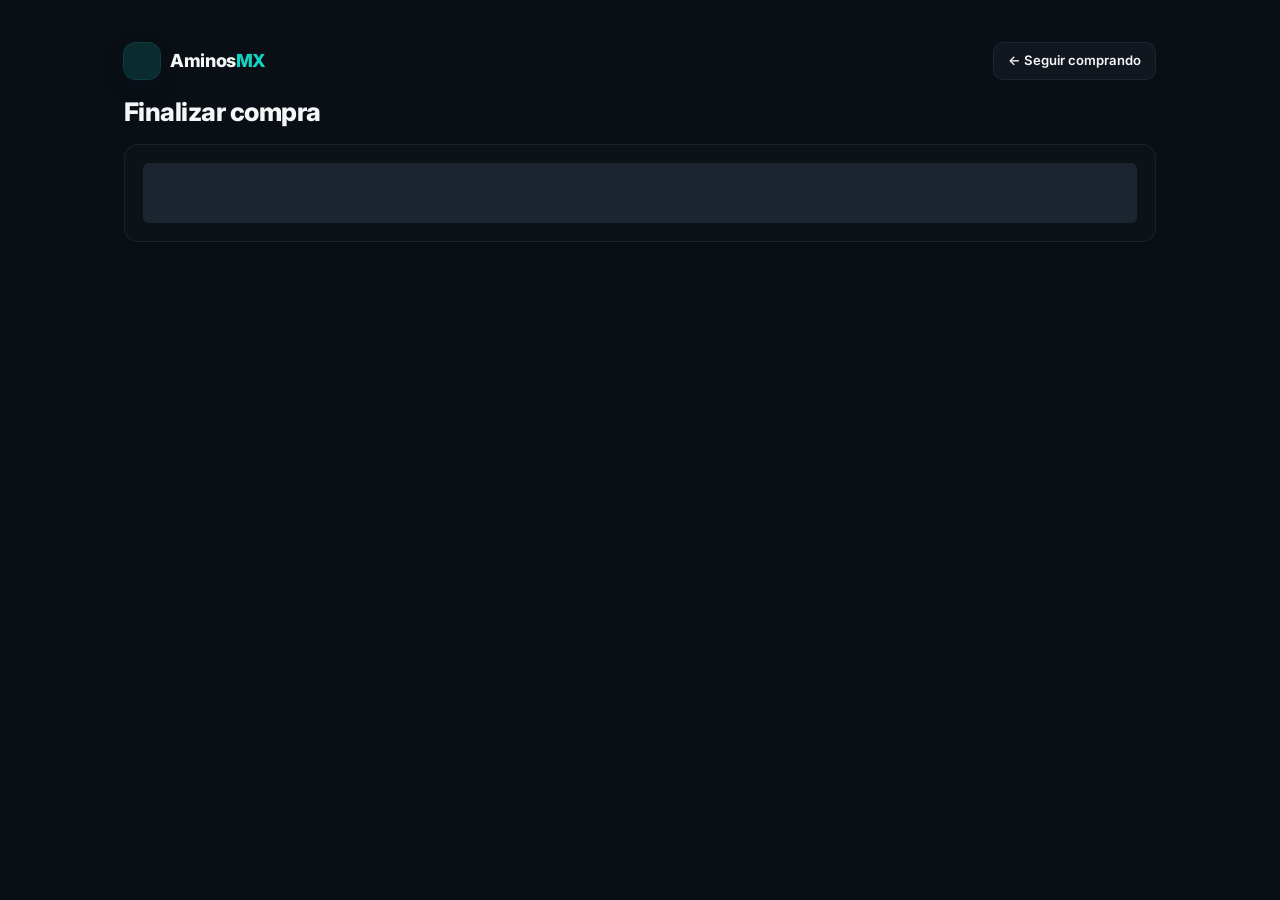
<file: checkout.html>
<!DOCTYPE html>
<html lang="es-MX">
<head>
<meta charset="utf-8">
<meta name="viewport" content="width=device-width, initial-scale=1">
<title>Finalizar compra · Aminos MX</title>
<meta name="robots" content="noindex">
<meta name="theme-color" content="#0a0f16">
<link rel="preconnect" href="https://fonts.googleapis.com">
<link rel="preconnect" href="https://fonts.gstatic.com" crossorigin>
<link href="https://fonts.googleapis.com/css2?family=Inter:wght@400;500;600;700;800;900&family=Space+Mono:wght@400;700&display=swap" rel="stylesheet">
<link rel="stylesheet" href="css/styles.css">
<link rel="stylesheet" href="css/app.css">
<link rel="icon" href="assets/favicon.svg" type="image/svg+xml">
<script>try{var t=localStorage.getItem('amx_theme')||'dark';document.documentElement.setAttribute('data-theme',t);}catch(e){document.documentElement.setAttribute('data-theme','dark');}</script>
<script src="js/config.js"></script>
<style>
  .co-wrap { max-width: 1080px; margin: 0 auto; padding: 24px var(--pad) 64px; }
  .co-grid { display: grid; grid-template-columns: 1.2fr .8fr; gap: 22px; align-items: start; }
  @media (max-width: 860px) { .co-grid { grid-template-columns: 1fr; } }
  .co-top { display: flex; align-items: center; justify-content: space-between; gap: 14px; padding: 18px 0; }
  .pay-opt { display: flex; gap: 12px; align-items: flex-start; border: 1px solid hsl(var(--border));
    border-radius: var(--radius); padding: 14px; cursor: pointer; transition: border-color .15s; }
  .pay-opt:has(input:checked) { border-color: hsl(var(--primary)); background: hsl(var(--primary) / .06); }
  .pay-opt input { margin-top: 3px; accent-color: hsl(var(--primary)); }
  .pay-opt b { display: block; font-size: .92rem; }
  .pay-opt span { font-size: .78rem; color: hsl(var(--muted-fg)); }
  .sum-row { display: flex; justify-content: space-between; font-size: .9rem; padding: 6px 0; color: hsl(var(--muted-fg)); }
  .sum-row b { color: hsl(var(--fg)); font-weight: 600; }
  .sum-total { display: flex; justify-content: space-between; padding-top: 12px; margin-top: 8px;
    border-top: 1px solid hsl(var(--border) / .6); font-weight: 800; font-size: 1.05rem; }
</style>
</head>
<body>
<div class="co-wrap">
  <div class="co-top">
    <a class="brand" href="/">
      <span class="brand-mark"><svg class="ico"><use href="#i-dna"/></svg></span>
      <span class="brand-name">Aminos<span class="mx">MX</span></span>
    </a>
    <a class="btn btn-outline btn-sm" href="/#catalogo">← Seguir comprando</a>
  </div>

  <h1 style="font-size:1.6rem;font-weight:800;margin-bottom:18px">Finalizar compra</h1>

  <div id="coBody">
    <div class="panel"><div class="panel-body"><div class="skeleton" style="height:60px"></div></div></div>
  </div>
</div>

<div class="toast-wrap" id="toasts"></div>
<script type="module" src="js/checkout.js"></script>
</body>
</html>
</file>
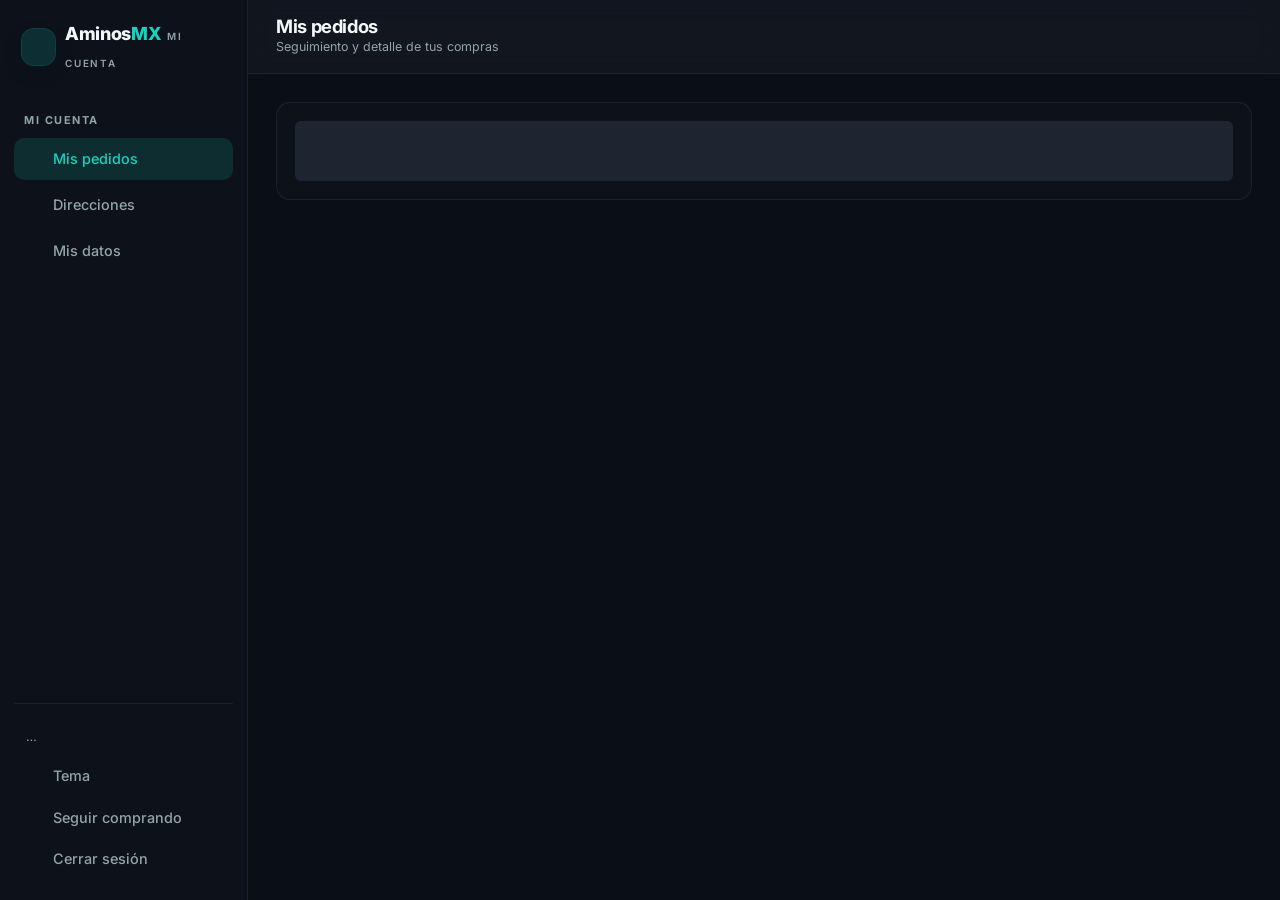
<file: cuenta.html>
<!DOCTYPE html>
<html lang="es-MX">
<head>
<meta charset="utf-8">
<meta name="viewport" content="width=device-width, initial-scale=1">
<title>Mi cuenta · Aminos MX</title>
<meta name="robots" content="noindex">
<meta name="theme-color" content="#0a0f16">
<link rel="preconnect" href="https://fonts.googleapis.com">
<link rel="preconnect" href="https://fonts.gstatic.com" crossorigin>
<link href="https://fonts.googleapis.com/css2?family=Inter:wght@400;500;600;700;800;900&family=Space+Mono:wght@400;700&display=swap" rel="stylesheet">
<link rel="stylesheet" href="css/styles.css">
<link rel="stylesheet" href="css/app.css">
<link rel="icon" href="assets/favicon.svg" type="image/svg+xml">
<script>try{var t=localStorage.getItem('amx_theme')||'dark';document.documentElement.setAttribute('data-theme',t);}catch(e){document.documentElement.setAttribute('data-theme','dark');}</script>
<script src="js/config.js"></script>
</head>
<body>
<div class="app">
  <aside class="sidebar" id="sidebar">
    <a class="brand" href="/">
      <span class="brand-mark"><svg class="ico"><use href="#i-dna"/></svg></span>
      <span class="brand-name">Aminos<span class="mx">MX</span><span class="ruo">Mi cuenta</span></span>
    </a>
    <div class="side-label">Mi cuenta</div>
    <button class="side-link active" data-view="pedidos"><svg class="ico"><use href="#i-receipt"/></svg> Mis pedidos</button>
    <button class="side-link" data-view="direcciones"><svg class="ico"><use href="#i-home"/></svg> Direcciones</button>
    <button class="side-link" data-view="perfil"><svg class="ico"><use href="#i-users"/></svg> Mis datos</button>
    <div class="side-foot">
      <div class="side-user" id="sideUser">…</div>
      <button class="side-link" id="themeBtn"><svg class="ico"><use href="#i-moon"/></svg> Tema</button>
      <a class="side-link" href="/"><svg class="ico"><use href="#i-box"/></svg> Seguir comprando</a>
      <button class="side-link" id="logoutBtn"><svg class="ico"><use href="#i-logout"/></svg> Cerrar sesión</button>
    </div>
  </aside>

  <div class="app-main">
    <header class="app-bar">
      <div style="display:flex;align-items:center;gap:12px">
        <button class="btn btn-ghost btn-icon menu-btn" id="menuBtn" aria-label="Menú">
          <svg class="ico"><use href="#i-menu"/></svg></button>
        <div><h1 id="viewTitle">Mis pedidos</h1>
          <div class="sub" id="viewSub">Seguimiento y detalle de tus compras</div></div>
      </div>
    </header>
    <main class="app-body" id="viewBody">
      <div class="panel"><div class="panel-body"><div class="skeleton" style="height:60px"></div></div></div>
    </main>
  </div>
</div>

<div class="overlay" id="sideOverlay"></div>
<div class="sheet" id="sheet"><div class="sheet-backdrop" data-close-sheet></div><div class="sheet-card" id="sheetCard"></div></div>
<div class="toast-wrap" id="toasts"></div>

<script type="module" src="js/cuenta.js"></script>
</body>
</html>
</file>
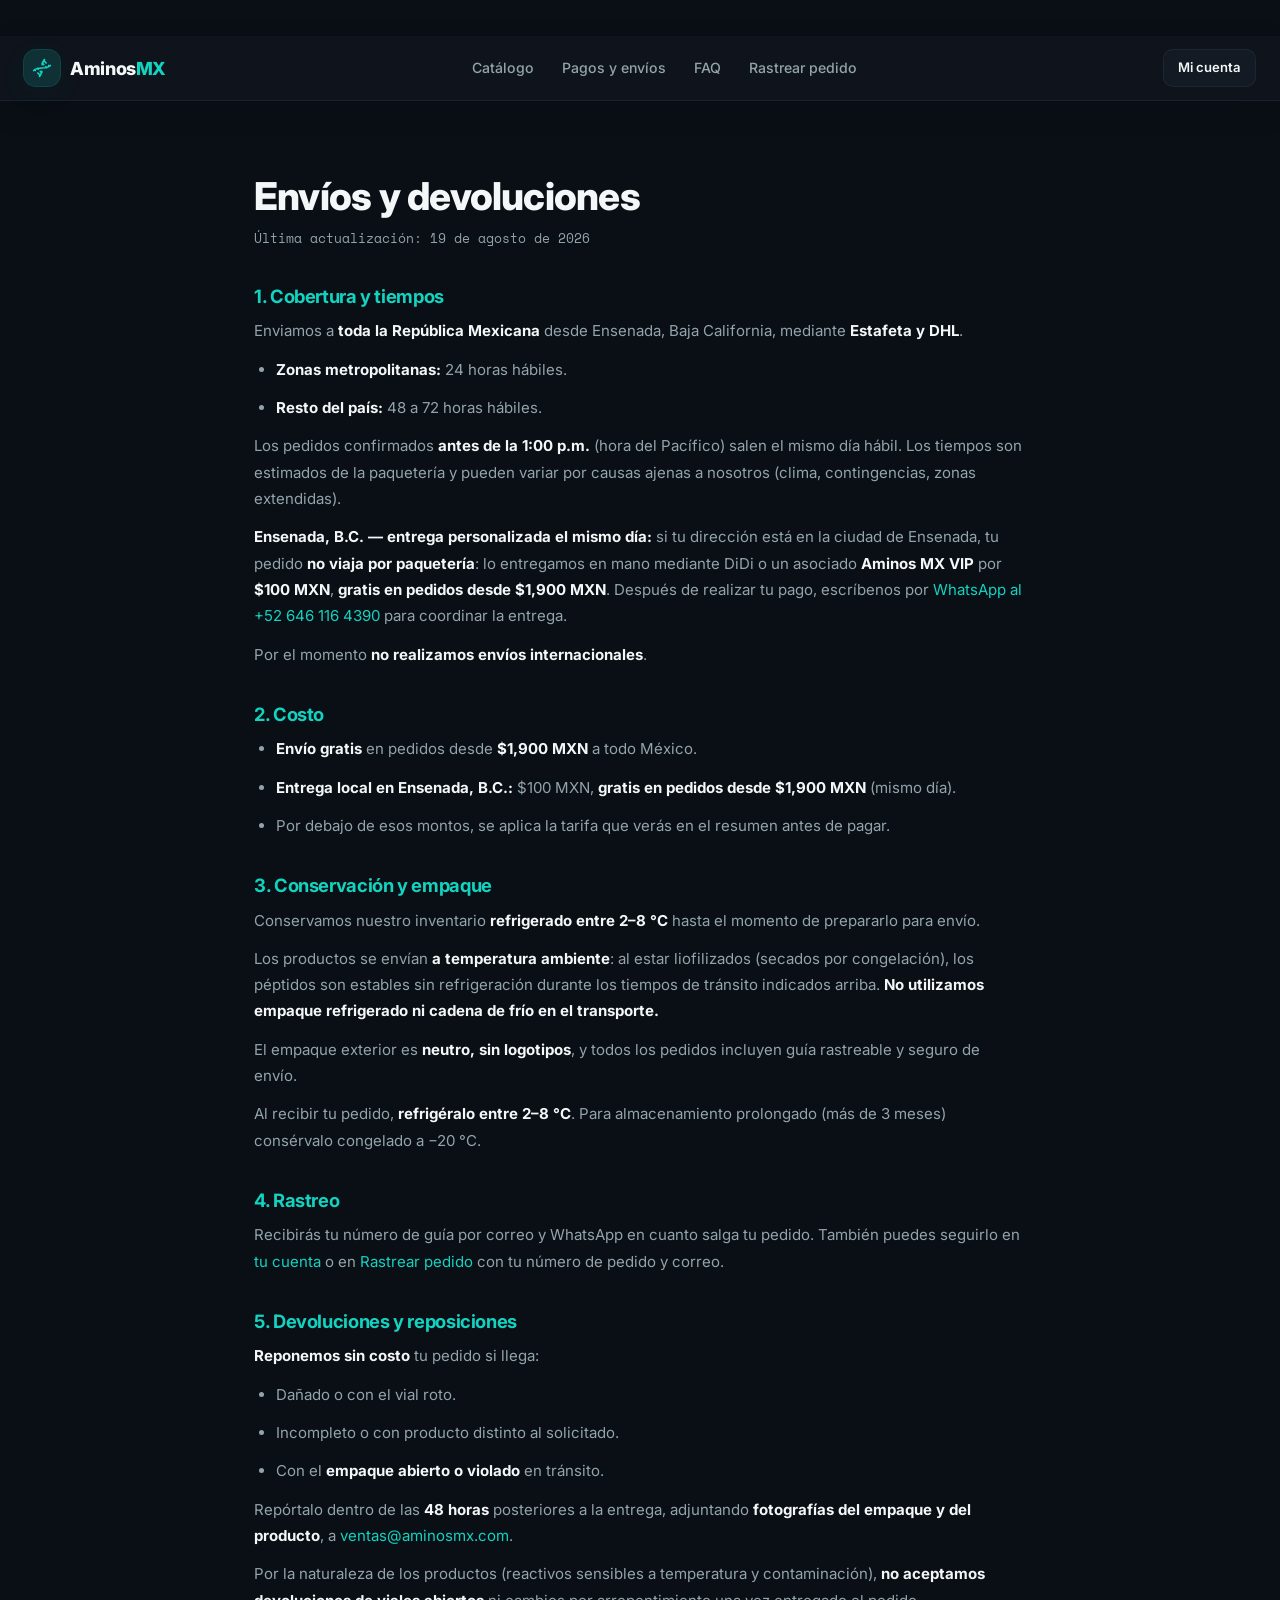
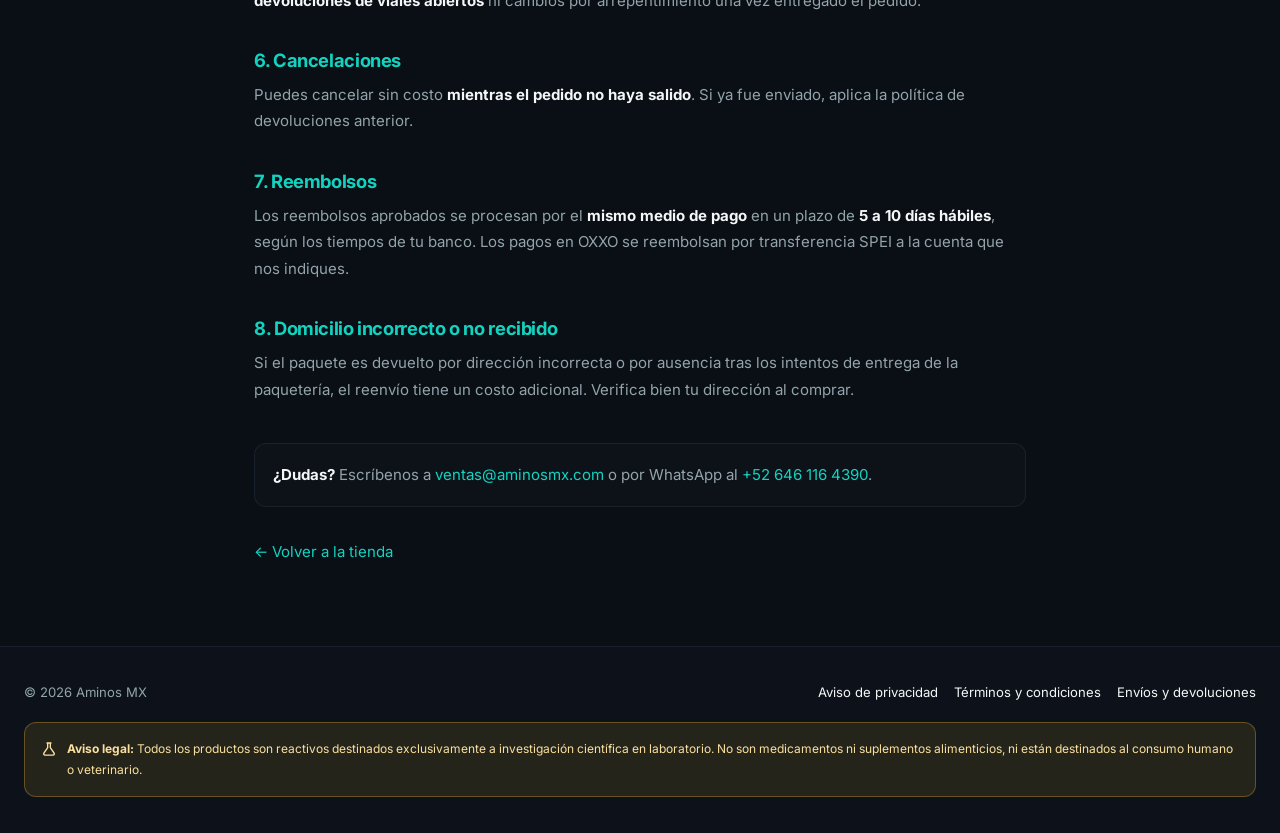
<file: envios-devoluciones.html>
<!DOCTYPE html>
<html lang="es-MX">
<head>
<meta charset="utf-8">
<meta name="viewport" content="width=device-width, initial-scale=1">
<title>Envíos y devoluciones · Aminos MX</title>
<meta name="description" content="Envíos y devoluciones de Aminos MX, tienda de péptidos y aminoácidos de grado investigación en México.">
<link rel="canonical" href="https://www.aminosmx.com/envios-devoluciones">
<meta name="theme-color" content="#0a0f16">
<link rel="preconnect" href="https://fonts.googleapis.com">
<link rel="preconnect" href="https://fonts.gstatic.com" crossorigin>
<link href="https://fonts.googleapis.com/css2?family=Inter:wght@400;500;600;700;800;900&family=Space+Mono:wght@400;700&display=swap" rel="stylesheet">
<link rel="stylesheet" href="css/styles.css">
<link rel="stylesheet" href="css/app.css">
<link rel="icon" href="assets/favicon.svg" type="image/svg+xml">
<script>try{var t=localStorage.getItem('amx_theme')||'dark';document.documentElement.setAttribute('data-theme',t);}catch(e){document.documentElement.setAttribute('data-theme','dark');}</script>
<style>
  .legal { max-width: 820px; margin: 0 auto; padding: 110px var(--pad) 80px; }
  .legal h1 { font-size: clamp(1.8rem, 4vw, 2.4rem); font-weight: 800; }
  .legal .updated { margin-top: 10px; font-size: .82rem; color: hsl(var(--muted-fg)); font-family: var(--mono); }
  .legal h2 { margin-top: 36px; font-size: 1.15rem; font-weight: 700; color: hsl(var(--primary)); }
  .legal h3 { margin-top: 22px; font-size: .98rem; font-weight: 700; }
  .legal p, .legal li { margin-top: 12px; line-height: 1.75; color: hsl(var(--muted-fg)); font-size: .94rem; }
  .legal ul { padding-left: 22px; }
  .legal strong { color: hsl(var(--fg)); }
  .legal a { color: hsl(var(--primary)); }
  .legal .box { margin-top: 22px; border: 1px solid hsl(var(--border) / .6); border-radius: var(--radius);
                background: hsl(var(--surface) / var(--surface-a)); padding: 18px; }
  .legal .toc { display: flex; gap: 10px; flex-wrap: wrap; margin-top: 24px; }
  .legal .toc a { font-size: .8rem; border: 1px solid hsl(var(--border)); border-radius: 999px; padding: 6px 12px; }
</style>
</head>
<body>
<header class="header" data-scrolled="true" style="position:sticky">
  <div class="container header-inner">
    <a class="brand" href="/" aria-label="Aminos MX">
      <span class="brand-mark"><svg class="ico" viewBox="0 0 24 24" fill="none" stroke="currentColor"
        stroke-width="2" stroke-linecap="round"><path d="m10 16 1.5 1.5"/><path d="m14 8-1.5-1.5"/>
        <path d="M15 2c-1.8 2-2.5 4-2.8 6"/><path d="m16.5 10.5 1 1"/><path d="m17 6-2.9-2.9"/>
        <path d="M2 15c6.7-6 13.3 0 20-6"/><path d="m20 9 .9.9"/><path d="M3.1 14.1 4 15"/>
        <path d="m6.5 12.5 1 1"/><path d="m7 18 2.9 2.9"/><path d="M9 22c1.8-2 2.5-4 2.8-6"/></svg></span>
      <span class="brand-name">Aminos<span class="mx">MX</span></span>
    </a>
    <nav class="nav" aria-label="Principal">
      <a href="/#catalogo">Catálogo</a>
      <a href="/#envios">Pagos y envíos</a>
      <a href="/#faq">FAQ</a>
      <a href="/seguimiento">Rastrear pedido</a>
    </nav>
    <div class="header-actions">
      <a class="btn btn-outline btn-sm" href="/cuenta">Mi cuenta</a>
    </div>
  </div>
</header>

<main class="legal">
  <h1>Envíos y devoluciones</h1>
  <p class="updated">Última actualización: 19 de agosto de 2026</p>

  <h2>1. Cobertura y tiempos</h2>
  <p>Enviamos a <strong>toda la República Mexicana</strong> desde Ensenada, Baja California, mediante
  <strong>Estafeta y DHL</strong>.</p>
  <ul>
    <li><strong>Zonas metropolitanas:</strong> 24 horas hábiles.</li>
    <li><strong>Resto del país:</strong> 48 a 72 horas hábiles.</li>
  </ul>
  <p>Los pedidos confirmados <strong>antes de la 1:00 p.m.</strong> (hora del Pacífico) salen el mismo
  día hábil. Los tiempos son estimados de la paquetería y pueden variar por causas ajenas a nosotros
  (clima, contingencias, zonas extendidas).</p>
  <p><strong>Ensenada, B.C. — entrega personalizada el mismo día:</strong> si tu dirección está en la
  ciudad de Ensenada, tu pedido <strong>no viaja por paquetería</strong>: lo entregamos en mano
  mediante DiDi o un asociado <strong>Aminos MX VIP</strong> por <strong>$100 MXN</strong>,
  <strong>gratis en pedidos desde $1,900 MXN</strong>. Después de realizar tu pago, escríbenos por
  <a href="https://wa.me/526461164390">WhatsApp al +52 646 116 4390</a> para coordinar la entrega.</p>
  <p>Por el momento <strong>no realizamos envíos internacionales</strong>.</p>

  <h2>2. Costo</h2>
  <ul>
    <li><strong>Envío gratis</strong> en pedidos desde <strong>$1,900 MXN</strong> a todo México.</li>
    <li><strong>Entrega local en Ensenada, B.C.:</strong> $100 MXN, <strong>gratis en pedidos desde $1,900 MXN</strong> (mismo día).</li>
    <li>Por debajo de esos montos, se aplica la tarifa que verás en el resumen antes de pagar.</li>
  </ul>

  <h2>3. Conservación y empaque</h2>
  <p>Conservamos nuestro inventario <strong>refrigerado entre 2–8 °C</strong> hasta el momento
  de prepararlo para envío.</p>
  <p>Los productos se envían <strong>a temperatura ambiente</strong>: al estar liofilizados
  (secados por congelación), los péptidos son estables sin refrigeración durante los tiempos de
  tránsito indicados arriba. <strong>No utilizamos empaque refrigerado ni cadena de frío en el
  transporte.</strong></p>
  <p>El empaque exterior es <strong>neutro, sin logotipos</strong>, y todos los pedidos incluyen
  guía rastreable y seguro de envío.</p>
  <p>Al recibir tu pedido, <strong>refrigéralo entre 2–8 °C</strong>. Para almacenamiento
  prolongado (más de 3 meses) consérvalo congelado a −20 °C.</p>

  <h2>4. Rastreo</h2>
  <p>Recibirás tu número de guía por correo y WhatsApp en cuanto salga tu pedido. También puedes
  seguirlo en <a href="/cuenta">tu cuenta</a> o en
  <a href="/seguimiento">Rastrear pedido</a> con tu número de pedido y correo.</p>

  <h2>5. Devoluciones y reposiciones</h2>
  <p><strong>Reponemos sin costo</strong> tu pedido si llega:</p>
  <ul>
    <li>Dañado o con el vial roto.</li>
    <li>Incompleto o con producto distinto al solicitado.</li>
    <li>Con el <strong>empaque abierto o violado</strong> en tránsito.</li>
  </ul>
  <p>Repórtalo dentro de las <strong>48 horas</strong> posteriores a la entrega, adjuntando
  <strong>fotografías del empaque y del producto</strong>, a
  <a href="mailto:ventas@aminosmx.com">ventas@aminosmx.com</a>.</p>
  <p>Por la naturaleza de los productos (reactivos sensibles a temperatura y contaminación),
  <strong>no aceptamos devoluciones de viales abiertos</strong> ni cambios por arrepentimiento una vez
  entregado el pedido.</p>

  <h2>6. Cancelaciones</h2>
  <p>Puedes cancelar sin costo <strong>mientras el pedido no haya salido</strong>. Si ya fue enviado,
  aplica la política de devoluciones anterior.</p>

  <h2>7. Reembolsos</h2>
  <p>Los reembolsos aprobados se procesan por el <strong>mismo medio de pago</strong> en un plazo de
  <strong>5 a 10 días hábiles</strong>, según los tiempos de tu banco. Los pagos en OXXO se reembolsan
  por transferencia SPEI a la cuenta que nos indiques.</p>

  <h2>8. Domicilio incorrecto o no recibido</h2>
  <p>Si el paquete es devuelto por dirección incorrecta o por ausencia tras los intentos de entrega de
  la paquetería, el reenvío tiene un costo adicional. Verifica bien tu dirección al comprar.</p>
  <div class="box" style="margin-top:40px">
    <p style="margin:0"><strong>¿Dudas?</strong> Escríbenos a
      <a href="mailto:ventas@aminosmx.com">ventas@aminosmx.com</a> o por WhatsApp al
      <a href="https://wa.me/526461164390">+52 646 116 4390</a>.</p>
  </div>
  <p style="margin-top:32px"><a href="/">← Volver a la tienda</a></p>
</main>

<footer class="footer">
  <div class="container" style="padding:36px var(--pad)">
    <div style="display:flex;gap:18px;flex-wrap:wrap;justify-content:space-between;align-items:center">
      <span style="font-size:.82rem;color:hsl(var(--muted-fg))">© 2026 Aminos MX</span>
      <div style="display:flex;gap:16px;flex-wrap:wrap;font-size:.82rem">
        <a href="/privacidad">Aviso de privacidad</a>
        <a href="/terminos">Términos y condiciones</a>
        <a href="/envios-devoluciones">Envíos y devoluciones</a>
      </div>
    </div>
    <div class="legal-note" style="margin-top:20px">
      <p><svg class="ico" viewBox="0 0 24 24" fill="none" stroke="currentColor" stroke-width="2"><path d="M9 3h6M10 3v6.6a1 1 0 0 1-.2.6L4.4 18a2 2 0 0 0 1.6 3.2h12a2 2 0 0 0 1.6-3.2L14.2 10.2a1 1 0 0 1-.2-.6V3"/></svg>
      <span><strong>Aviso legal:</strong> Todos los productos son reactivos destinados exclusivamente a
      investigación científica en laboratorio. No son medicamentos ni suplementos alimenticios, ni están
      destinados al consumo humano o veterinario.</span></p>
    </div>
  </div>
</footer>
</body>
</html>
</file>
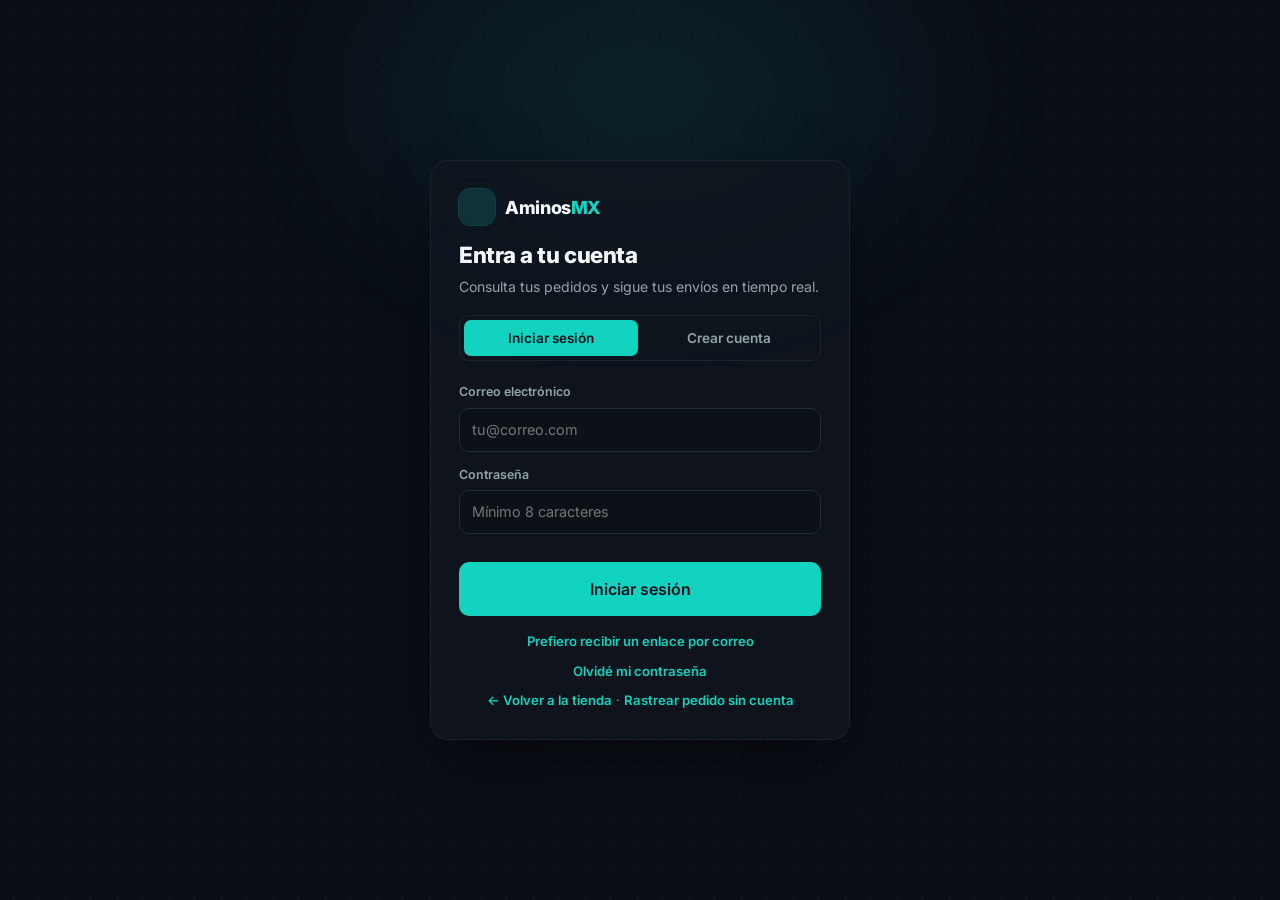
<file: login.html>
<!DOCTYPE html>
<html lang="es-MX">
<head>
<meta charset="utf-8">
<meta name="viewport" content="width=device-width, initial-scale=1">
<title>Acceder · Aminos MX</title>
<meta name="robots" content="noindex">
<meta name="theme-color" content="#0a0f16">
<link rel="preconnect" href="https://fonts.googleapis.com">
<link rel="preconnect" href="https://fonts.gstatic.com" crossorigin>
<link href="https://fonts.googleapis.com/css2?family=Inter:wght@400;500;600;700;800;900&family=Space+Mono:wght@400;700&display=swap" rel="stylesheet">
<link rel="stylesheet" href="css/styles.css">
<link rel="stylesheet" href="css/app.css">
<link rel="icon" href="assets/favicon.svg" type="image/svg+xml">
<script>try{var t=localStorage.getItem('amx_theme')||'dark';document.documentElement.setAttribute('data-theme',t);}catch(e){document.documentElement.setAttribute('data-theme','dark');}</script>
<script src="js/config.js"></script>
</head>
<body>
<div class="auth-wrap">
  <div class="molecule-bg" style="position:absolute;inset:0;opacity:.5"></div>
  <div class="glow-blob" style="position:absolute;top:-140px;left:50%;width:760px;height:460px;transform:translateX(-50%);border-radius:50%;opacity:.22;filter:blur(64px);background:radial-gradient(ellipse at center, hsl(174 84% 45% / .55) 0%, hsl(199 89% 48% / .25) 45%, transparent 70%)"></div>

  <div class="auth-card">
    <a class="brand" href="/" style="display:inline-flex;align-items:center;gap:10px;margin-bottom:18px">
      <span class="brand-mark"><svg class="ico"><use href="#i-dna"/></svg></span>
      <span class="brand-name">Aminos<span class="mx">MX</span></span>
    </a>

    <h1 id="authTitle">Entra a tu cuenta</h1>
    <p class="lead" id="authLead">Consulta tus pedidos y sigue tus envíos en tiempo real.</p>

    <div class="social-login" id="socialLogin" hidden>
      <button type="button" class="btn-social" id="googleBtn">
        <svg viewBox="0 0 48 48" aria-hidden="true"><path fill="#EA4335" d="M24 9.5c3.54 0 6.71 1.22 9.21 3.6l6.85-6.85C35.9 2.38 30.47 0 24 0 14.62 0 6.51 5.38 2.56 13.22l7.98 6.19C12.43 13.72 17.74 9.5 24 9.5z"/><path fill="#4285F4" d="M46.98 24.55c0-1.57-.15-3.09-.38-4.55H24v9.02h12.94c-.58 2.96-2.26 5.48-4.78 7.18l7.73 6c4.51-4.18 7.09-10.36 7.09-17.65z"/><path fill="#FBBC05" d="M10.53 28.59c-.48-1.45-.76-2.99-.76-4.59s.27-3.14.76-4.59l-7.98-6.19C.92 16.46 0 20.12 0 24c0 3.88.92 7.54 2.56 10.78l7.97-6.19z"/><path fill="#34A853" d="M24 48c6.48 0 11.93-2.13 15.89-5.81l-7.73-6c-2.15 1.45-4.92 2.3-8.16 2.3-6.26 0-11.57-4.22-13.47-9.91l-7.98 6.19C6.51 42.62 14.62 48 24 48z"/></svg>
        Continuar con Google
      </button>
    </div>
    <div class="auth-divider" id="authDivider" hidden>o con tu correo</div>

    <div class="auth-tabs" role="tablist">
      <button type="button" class="active" data-mode="signin">Iniciar sesión</button>
      <button type="button" data-mode="signup">Crear cuenta</button>
    </div>

    <form class="auth-form" id="authForm" novalidate>
      <div class="field" id="nameField" hidden>
        <label for="fullName">Nombre completo</label>
        <input class="input" type="text" id="fullName" autocomplete="name" placeholder="Tu nombre">
      </div>
      <div class="field">
        <label for="email">Correo electrónico</label>
        <input class="input" type="email" id="email" required autocomplete="email" placeholder="tu@correo.com">
      </div>
      <div class="field">
        <label for="password">Contraseña</label>
        <input class="input" type="password" id="password" required autocomplete="current-password"
               minlength="8" placeholder="Mínimo 8 caracteres">
      </div>
      <div id="authMsg" role="status" aria-live="polite"></div>
      <button class="btn btn-primary btn-lg btn-block" type="submit" id="submitBtn">Iniciar sesión</button>
    </form>

    <div class="auth-alt">
      <a href="#" id="magicLink">Prefiero recibir un enlace por correo</a>
    </div>
    <div class="auth-alt" id="forgotWrap" style="margin-top:10px">
      <a href="#" id="forgotLink">Olvidé mi contraseña</a>
    </div>
    <div class="auth-alt" style="margin-top:10px">
      <a href="/">← Volver a la tienda</a> · <a href="/seguimiento">Rastrear pedido sin cuenta</a>
    </div>
  </div>
</div>

<script type="module">
  import { supabase } from './js/db.js';
  import { injectIcons } from './js/icons.js';
  injectIcons();

  const $ = (s) => document.querySelector(s);
  const form = $('#authForm'), msg = $('#authMsg'), btn = $('#submitBtn');
  // `next` viene de la URL: solo aceptamos rutas internas. Sin este filtro,
  // ?next=https://sitio-falso.mx mandaría al cliente recién autenticado a un
  // dominio ajeno (redirect abierto). `//host` también es absoluta.
  const rawNext = new URLSearchParams(location.search).get('next') || '';
  const next = /^\/(?!\/)/.test(rawNext) ? rawNext : '/cuenta';
  let mode = 'signin';

  // Si ya hay sesión, entrar directo
  supabase.auth.getSession().then(({ data }) => { if (data.session) location.replace(next); });

  document.querySelectorAll('[data-mode]').forEach((b) => b.addEventListener('click', () => {
    mode = b.dataset.mode;
    document.querySelectorAll('[data-mode]').forEach((x) => x.classList.toggle('active', x === b));
    $('#nameField').hidden = mode !== 'signup';
    $('#authTitle').textContent = mode === 'signup' ? 'Crea tu cuenta' : 'Entra a tu cuenta';
    $('#authLead').textContent = mode === 'signup'
      ? 'Guarda tus datos de envío y sigue cada pedido desde tu panel.'
      : 'Consulta tus pedidos y sigue tus envíos en tiempo real.';
    btn.textContent = mode === 'signup' ? 'Crear cuenta' : 'Iniciar sesión';
    $('#password').autocomplete = mode === 'signup' ? 'new-password' : 'current-password';
    msg.innerHTML = '';
  }));

  const show = (text, ok = false) => {
    msg.innerHTML = `<p class="${ok ? 'ok-text' : 'error-text'}">${text}</p>`;
  };

  form.addEventListener('submit', async (e) => {
    e.preventDefault();
    const email = $('#email').value.trim();
    const password = $('#password').value;
    if (!email || password.length < 8) return show('Revisa tu correo y una contraseña de 8+ caracteres.');

    btn.disabled = true; btn.textContent = 'Un momento…';
    try {
      if (mode === 'signup') {
        const { error } = await supabase.auth.signUp({
          email, password,
          options: { data: { full_name: $('#fullName').value.trim() },
                     emailRedirectTo: location.origin + next },
        });
        if (error) throw error;
        show('¡Listo! Revisa tu correo para confirmar la cuenta.', true);
      } else {
        const { error } = await supabase.auth.signInWithPassword({ email, password });
        if (error) throw error;
        location.href = next;
      }
    } catch (err) {
      show(err?.message === 'Invalid login credentials'
        ? 'Correo o contraseña incorrectos.' : (err?.message ?? 'No pudimos completar la operación.'));
    } finally {
      btn.disabled = false;
      btn.textContent = mode === 'signup' ? 'Crear cuenta' : 'Iniciar sesión';
    }
  });

  // El botón de Google se enciende solo cuando el proveedor está activo en
  // Supabase (Authentication → Providers → Google): activarlo allá lo
  // muestra aquí sin tocar código, y mientras tanto nadie aterriza en la
  // página de error de un proveedor apagado.
  fetch(`${window.AMX_CONFIG.SUPABASE_URL}/auth/v1/settings`, {
    headers: { apikey: window.AMX_CONFIG.SUPABASE_KEY },
  }).then((r) => r.json()).then((s) => {
    if (s?.external?.google) {
      $('#socialLogin').hidden = false;
      $('#authDivider').hidden = false;
    }
  }).catch(() => {});

  // Acceso con Google (Supabase OAuth). Sirve igual para crear cuenta que
  // para entrar: si el correo ya existe, Supabase enlaza la identidad.
  $('#googleBtn').addEventListener('click', async () => {
    const g = $('#googleBtn');
    g.disabled = true;
    const { error } = await supabase.auth.signInWithOAuth({
      provider: 'google',
      options: { redirectTo: location.origin + next },
    });
    if (error) {
      g.disabled = false;
      show(/not enabled|disabled|unsupported/i.test(error.message ?? '')
        ? 'El acceso con Google aún no está activado. Entra con tu correo mientras tanto.'
        : (error.message ?? 'No pudimos conectar con Google.'));
    }
    // Sin error no reactivamos el botón: el navegador ya va camino a Google.
  });

  // Si Google (o el usuario) cancela, Supabase regresa con el motivo en la
  // URL; lo mostramos en lugar de dejar la página en silencio.
  {
    const p = new URLSearchParams(location.search);
    const h = new URLSearchParams(location.hash.replace(/^#/, ''));
    const desc = p.get('error_description') || h.get('error_description');
    if (desc) show(decodeURIComponent(String(desc).replace(/\+/g, ' ')));
  }

  $('#magicLink').addEventListener('click', async (e) => {
    e.preventDefault();
    const email = $('#email').value.trim();
    if (!email) return show('Escribe tu correo primero.');
    const { error } = await supabase.auth.signInWithOtp({
      email, options: { emailRedirectTo: location.origin + next },
    });
    show(error ? error.message : 'Te enviamos un enlace de acceso a tu correo.', !error);
  });

  // Recuperar contraseña. Respondemos igual exista o no la cuenta para no
  // revelar qué correos están registrados.
  $('#forgotLink').addEventListener('click', async (e) => {
    e.preventDefault();
    const email = $('#email').value.trim();
    if (!email) return show('Escribe tu correo primero y vuelve a dar clic.');
    await supabase.auth.resetPasswordForEmail(email, {
      redirectTo: location.origin + '/nueva-contrasena',
    });
    show('Si ese correo tiene cuenta, te enviamos un enlace para crear una contraseña nueva.', true);
  });

  // El enlace de recuperación abre login.html con la sesión ya iniciada en
  // modo "recovery"; lo mandamos directo a elegir contraseña.
  supabase.auth.onAuthStateChange((event) => {
    if (event === 'PASSWORD_RECOVERY') location.replace('/nueva-contrasena');
  });
</script>
</body>
</html>
</file>
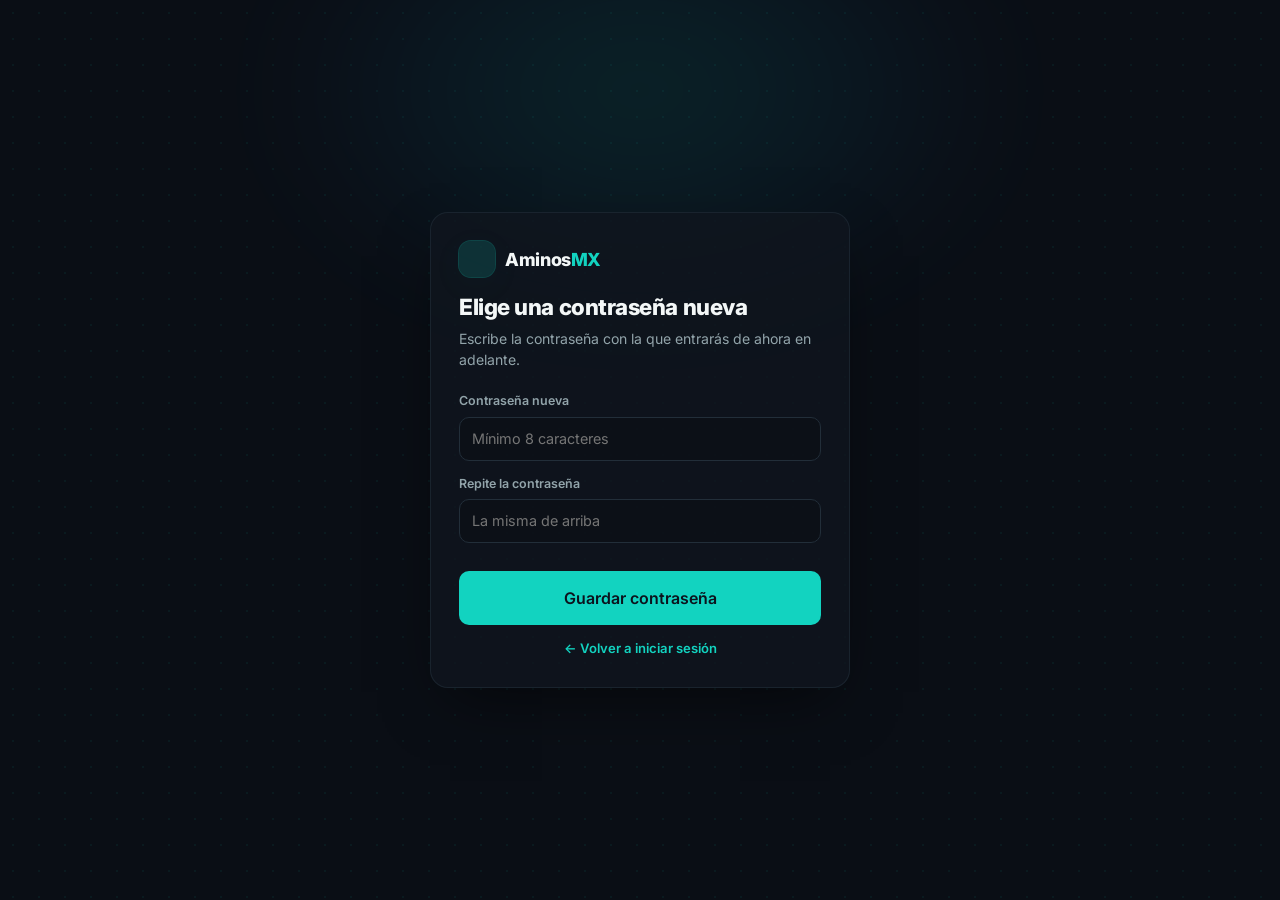
<file: nueva-contrasena.html>
<!DOCTYPE html>
<html lang="es-MX">
<head>
<meta charset="utf-8">
<meta name="viewport" content="width=device-width, initial-scale=1">
<title>Nueva contraseña · Aminos MX</title>
<meta name="robots" content="noindex">
<meta name="theme-color" content="#0a0f16">
<link rel="preconnect" href="https://fonts.googleapis.com">
<link rel="preconnect" href="https://fonts.gstatic.com" crossorigin>
<link href="https://fonts.googleapis.com/css2?family=Inter:wght@400;500;600;700;800;900&family=Space+Mono:wght@400;700&display=swap" rel="stylesheet">
<link rel="stylesheet" href="css/styles.css">
<link rel="stylesheet" href="css/app.css">
<link rel="icon" href="assets/favicon.svg" type="image/svg+xml">
<script>try{var t=localStorage.getItem('amx_theme')||'dark';document.documentElement.setAttribute('data-theme',t);}catch(e){document.documentElement.setAttribute('data-theme','dark');}</script>
<script src="js/config.js"></script>
</head>
<body>
<div class="auth-wrap">
  <div class="molecule-bg" style="position:absolute;inset:0;opacity:.5"></div>
  <div class="glow-blob" style="position:absolute;top:-140px;left:50%;width:760px;height:460px;transform:translateX(-50%);border-radius:50%;opacity:.22;filter:blur(64px);background:radial-gradient(ellipse at center, hsl(174 84% 45% / .55) 0%, hsl(199 89% 48% / .25) 45%, transparent 70%)"></div>

  <div class="auth-card">
    <a class="brand" href="/" style="display:inline-flex;align-items:center;gap:10px;margin-bottom:18px">
      <span class="brand-mark"><svg class="ico"><use href="#i-dna"/></svg></span>
      <span class="brand-name">Aminos<span class="mx">MX</span></span>
    </a>

    <h1>Elige una contraseña nueva</h1>
    <p class="lead" id="lead">Escribe la contraseña con la que entrarás de ahora en adelante.</p>

    <form class="auth-form" id="pwForm" novalidate>
      <div class="field">
        <label for="pw1">Contraseña nueva</label>
        <input class="input" type="password" id="pw1" required autocomplete="new-password"
               placeholder="Mínimo 8 caracteres">
      </div>
      <div class="field">
        <label for="pw2">Repite la contraseña</label>
        <input class="input" type="password" id="pw2" required autocomplete="new-password"
               placeholder="La misma de arriba">
      </div>
      <div id="msg" role="status" aria-live="polite"></div>
      <button class="btn btn-primary btn-lg btn-block" type="submit" id="saveBtn">Guardar contraseña</button>
    </form>

    <div class="auth-alt" style="margin-top:14px">
      <a href="/login">← Volver a iniciar sesión</a>
    </div>
  </div>
</div>

<script type="module">
  import { supabase } from './js/db.js';
  import { injectIcons } from './js/icons.js';
  injectIcons();

  const $ = (s) => document.querySelector(s);
  const form = $('#pwForm'), msg = $('#msg'), btn = $('#saveBtn');
  const show = (text, ok = false) => {
    msg.innerHTML = `<p class="${ok ? 'ok-text' : 'error-text'}">${text}</p>`;
  };

  // El enlace del correo trae el token en el fragmento; el cliente de Supabase
  // lo canjea solo. Si no hay sesión, el enlace venció o ya se usó.
  let listo = false;
  const revisar = async () => {
    const { data } = await supabase.auth.getSession();
    listo = Boolean(data.session);
    if (!listo) {
      $('#lead').textContent = 'Este enlace ya venció o se usó antes.';
      show('Pide uno nuevo desde "Olvidé mi contraseña" en la pantalla de acceso.');
      btn.disabled = true;
    }
  };
  supabase.auth.onAuthStateChange(() => { if (!listo) revisar(); });
  setTimeout(revisar, 600);

  form.addEventListener('submit', async (e) => {
    e.preventDefault();
    const pw1 = $('#pw1').value, pw2 = $('#pw2').value;
    if (pw1.length < 8) return show('La contraseña necesita al menos 8 caracteres.');
    if (pw1 !== pw2) return show('Las dos contraseñas no coinciden.');

    btn.disabled = true; btn.textContent = 'Guardando…';
    try {
      const { error } = await supabase.auth.updateUser({ password: pw1 });
      if (error) throw error;
      show('Contraseña actualizada. Entrando a tu cuenta…', true);
      setTimeout(() => location.replace('/cuenta'), 1200);
    } catch (err) {
      show(err?.message ?? 'No pudimos actualizar la contraseña.');
      btn.disabled = false; btn.textContent = 'Guardar contraseña';
    }
  });
</script>
</body>
</html>
</file>
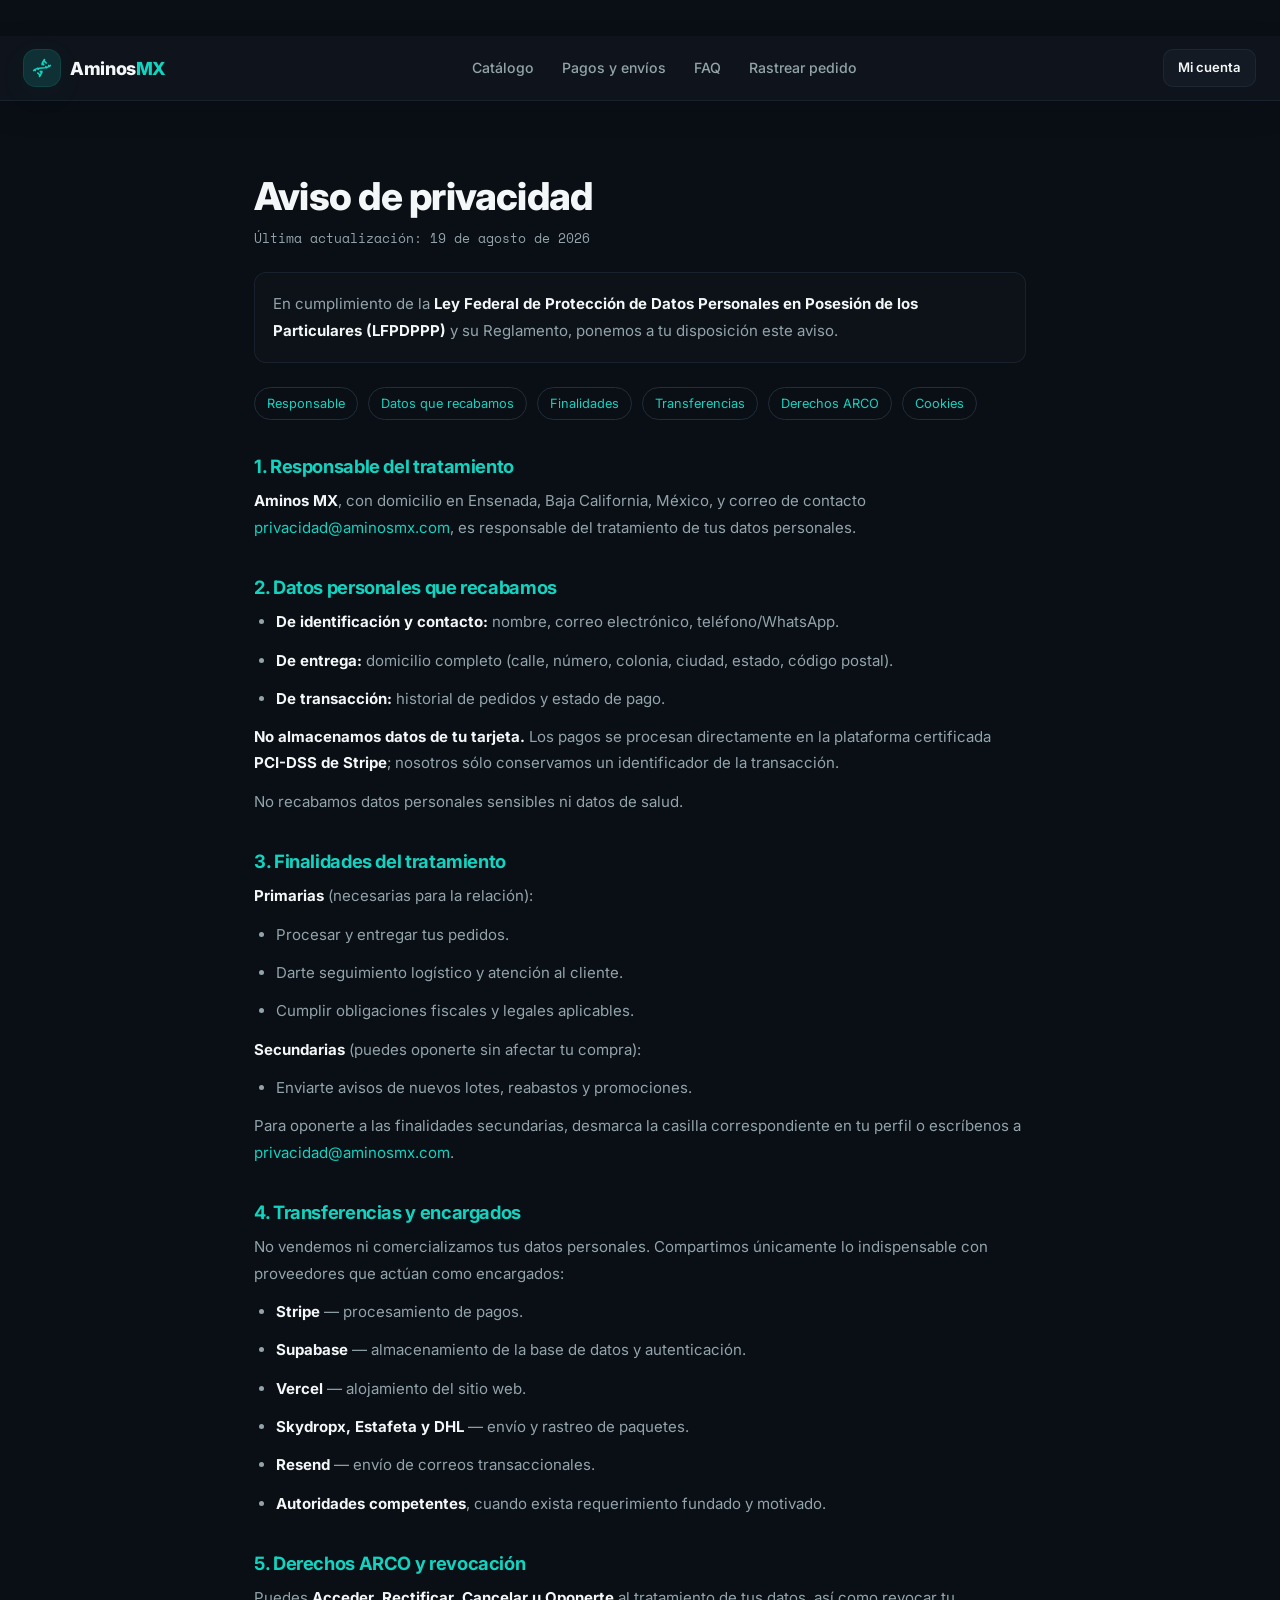
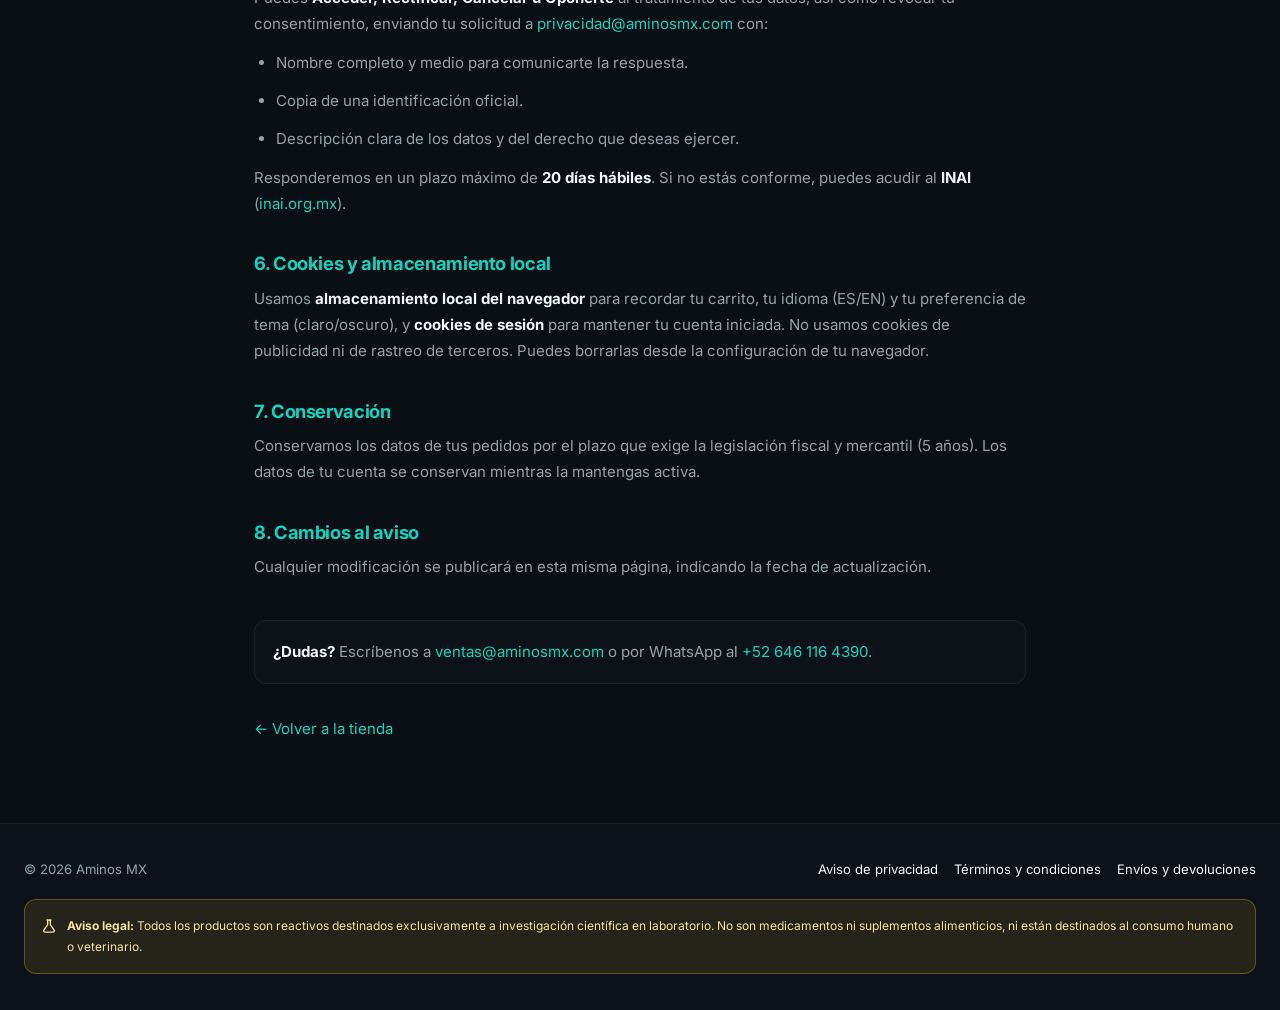
<file: privacidad.html>
<!DOCTYPE html>
<html lang="es-MX">
<head>
<meta charset="utf-8">
<meta name="viewport" content="width=device-width, initial-scale=1">
<title>Aviso de privacidad · Aminos MX</title>
<meta name="description" content="Aviso de privacidad de Aminos MX, tienda de péptidos y aminoácidos de grado investigación en México.">
<link rel="canonical" href="https://www.aminosmx.com/privacidad">
<meta name="theme-color" content="#0a0f16">
<link rel="preconnect" href="https://fonts.googleapis.com">
<link rel="preconnect" href="https://fonts.gstatic.com" crossorigin>
<link href="https://fonts.googleapis.com/css2?family=Inter:wght@400;500;600;700;800;900&family=Space+Mono:wght@400;700&display=swap" rel="stylesheet">
<link rel="stylesheet" href="css/styles.css">
<link rel="stylesheet" href="css/app.css">
<link rel="icon" href="assets/favicon.svg" type="image/svg+xml">
<script>try{var t=localStorage.getItem('amx_theme')||'dark';document.documentElement.setAttribute('data-theme',t);}catch(e){document.documentElement.setAttribute('data-theme','dark');}</script>
<style>
  .legal { max-width: 820px; margin: 0 auto; padding: 110px var(--pad) 80px; }
  .legal h1 { font-size: clamp(1.8rem, 4vw, 2.4rem); font-weight: 800; }
  .legal .updated { margin-top: 10px; font-size: .82rem; color: hsl(var(--muted-fg)); font-family: var(--mono); }
  .legal h2 { margin-top: 36px; font-size: 1.15rem; font-weight: 700; color: hsl(var(--primary)); }
  .legal h3 { margin-top: 22px; font-size: .98rem; font-weight: 700; }
  .legal p, .legal li { margin-top: 12px; line-height: 1.75; color: hsl(var(--muted-fg)); font-size: .94rem; }
  .legal ul { padding-left: 22px; }
  .legal strong { color: hsl(var(--fg)); }
  .legal a { color: hsl(var(--primary)); }
  .legal .box { margin-top: 22px; border: 1px solid hsl(var(--border) / .6); border-radius: var(--radius);
                background: hsl(var(--surface) / var(--surface-a)); padding: 18px; }
  .legal .toc { display: flex; gap: 10px; flex-wrap: wrap; margin-top: 24px; }
  .legal .toc a { font-size: .8rem; border: 1px solid hsl(var(--border)); border-radius: 999px; padding: 6px 12px; }
</style>
</head>
<body>
<header class="header" data-scrolled="true" style="position:sticky">
  <div class="container header-inner">
    <a class="brand" href="/" aria-label="Aminos MX">
      <span class="brand-mark"><svg class="ico" viewBox="0 0 24 24" fill="none" stroke="currentColor"
        stroke-width="2" stroke-linecap="round"><path d="m10 16 1.5 1.5"/><path d="m14 8-1.5-1.5"/>
        <path d="M15 2c-1.8 2-2.5 4-2.8 6"/><path d="m16.5 10.5 1 1"/><path d="m17 6-2.9-2.9"/>
        <path d="M2 15c6.7-6 13.3 0 20-6"/><path d="m20 9 .9.9"/><path d="M3.1 14.1 4 15"/>
        <path d="m6.5 12.5 1 1"/><path d="m7 18 2.9 2.9"/><path d="M9 22c1.8-2 2.5-4 2.8-6"/></svg></span>
      <span class="brand-name">Aminos<span class="mx">MX</span></span>
    </a>
    <nav class="nav" aria-label="Principal">
      <a href="/#catalogo">Catálogo</a>
      <a href="/#envios">Pagos y envíos</a>
      <a href="/#faq">FAQ</a>
      <a href="/seguimiento">Rastrear pedido</a>
    </nav>
    <div class="header-actions">
      <a class="btn btn-outline btn-sm" href="/cuenta">Mi cuenta</a>
    </div>
  </div>
</header>

<main class="legal">
  <h1>Aviso de privacidad</h1>
  <p class="updated">Última actualización: 19 de agosto de 2026</p>

  <div class="box">
    <p style="margin:0">En cumplimiento de la <strong>Ley Federal de Protección de Datos Personales en
    Posesión de los Particulares (LFPDPPP)</strong> y su Reglamento, ponemos a tu disposición este aviso.</p>
  </div>

  <div class="toc">
    <a href="#responsable">Responsable</a><a href="#datos">Datos que recabamos</a>
    <a href="#finalidades">Finalidades</a><a href="#transferencias">Transferencias</a>
    <a href="#arco">Derechos ARCO</a><a href="#cookies">Cookies</a>
  </div>

  <h2 id="responsable">1. Responsable del tratamiento</h2>
  <p><strong>Aminos MX</strong>, con domicilio en Ensenada, Baja California, México,
  y correo de contacto
  <a href="mailto:privacidad@aminosmx.com">privacidad@aminosmx.com</a>, es responsable del tratamiento
  de tus datos personales.</p>

  <h2 id="datos">2. Datos personales que recabamos</h2>
  <ul>
    <li><strong>De identificación y contacto:</strong> nombre, correo electrónico, teléfono/WhatsApp.</li>
    <li><strong>De entrega:</strong> domicilio completo (calle, número, colonia, ciudad, estado, código postal).</li>
    <li><strong>De transacción:</strong> historial de pedidos y estado de pago.</li>
  </ul>
  <p><strong>No almacenamos datos de tu tarjeta.</strong> Los pagos se procesan directamente en la
  plataforma certificada <strong>PCI-DSS de Stripe</strong>; nosotros sólo conservamos un identificador
  de la transacción.</p>
  <p>No recabamos datos personales sensibles ni datos de salud.</p>

  <h2 id="finalidades">3. Finalidades del tratamiento</h2>
  <p><strong>Primarias</strong> (necesarias para la relación):</p>
  <ul>
    <li>Procesar y entregar tus pedidos.</li>
    <li>Darte seguimiento logístico y atención al cliente.</li>
    <li>Cumplir obligaciones fiscales y legales aplicables.</li>
  </ul>
  <p><strong>Secundarias</strong> (puedes oponerte sin afectar tu compra):</p>
  <ul>
    <li>Enviarte avisos de nuevos lotes, reabastos y promociones.</li>
  </ul>
  <p>Para oponerte a las finalidades secundarias, desmarca la casilla correspondiente en tu perfil
  o escríbenos a <a href="mailto:privacidad@aminosmx.com">privacidad@aminosmx.com</a>.</p>

  <h2 id="transferencias">4. Transferencias y encargados</h2>
  <p>No vendemos ni comercializamos tus datos personales. Compartimos únicamente lo indispensable con
  proveedores que actúan como encargados:</p>
  <ul>
    <li><strong>Stripe</strong> — procesamiento de pagos.</li>
    <li><strong>Supabase</strong> — almacenamiento de la base de datos y autenticación.</li>
    <li><strong>Vercel</strong> — alojamiento del sitio web.</li>
    <li><strong>Skydropx, Estafeta y DHL</strong> — envío y rastreo de paquetes.</li>
    <li><strong>Resend</strong> — envío de correos transaccionales.</li>
    <li><strong>Autoridades competentes</strong>, cuando exista requerimiento fundado y motivado.</li>
  </ul>

  <h2 id="arco">5. Derechos ARCO y revocación</h2>
  <p>Puedes <strong>Acceder, Rectificar, Cancelar u Oponerte</strong> al tratamiento de tus datos, así
  como revocar tu consentimiento, enviando tu solicitud a
  <a href="mailto:privacidad@aminosmx.com">privacidad@aminosmx.com</a> con:</p>
  <ul>
    <li>Nombre completo y medio para comunicarte la respuesta.</li>
    <li>Copia de una identificación oficial.</li>
    <li>Descripción clara de los datos y del derecho que deseas ejercer.</li>
  </ul>
  <p>Responderemos en un plazo máximo de <strong>20 días hábiles</strong>. Si no estás conforme, puedes
  acudir al <strong>INAI</strong> (<a href="https://home.inai.org.mx" target="_blank" rel="noopener">inai.org.mx</a>).</p>

  <h2 id="cookies">6. Cookies y almacenamiento local</h2>
  <p>Usamos <strong>almacenamiento local del navegador</strong> para recordar tu carrito, tu idioma
  (ES/EN) y tu preferencia de tema (claro/oscuro), y <strong>cookies de sesión</strong> para mantener
  tu cuenta iniciada. No usamos cookies de publicidad ni de rastreo de terceros. Puedes borrarlas desde
  la configuración de tu navegador.</p>

  <h2>7. Conservación</h2>
  <p>Conservamos los datos de tus pedidos por el plazo que exige la legislación fiscal y mercantil
  (5 años). Los datos de tu cuenta se conservan mientras la mantengas activa.</p>

  <h2>8. Cambios al aviso</h2>
  <p>Cualquier modificación se publicará en esta misma página, indicando la fecha de actualización.</p>
  <div class="box" style="margin-top:40px">
    <p style="margin:0"><strong>¿Dudas?</strong> Escríbenos a
      <a href="mailto:ventas@aminosmx.com">ventas@aminosmx.com</a> o por WhatsApp al
      <a href="https://wa.me/526461164390">+52 646 116 4390</a>.</p>
  </div>
  <p style="margin-top:32px"><a href="/">← Volver a la tienda</a></p>
</main>

<footer class="footer">
  <div class="container" style="padding:36px var(--pad)">
    <div style="display:flex;gap:18px;flex-wrap:wrap;justify-content:space-between;align-items:center">
      <span style="font-size:.82rem;color:hsl(var(--muted-fg))">© 2026 Aminos MX</span>
      <div style="display:flex;gap:16px;flex-wrap:wrap;font-size:.82rem">
        <a href="/privacidad">Aviso de privacidad</a>
        <a href="/terminos">Términos y condiciones</a>
        <a href="/envios-devoluciones">Envíos y devoluciones</a>
      </div>
    </div>
    <div class="legal-note" style="margin-top:20px">
      <p><svg class="ico" viewBox="0 0 24 24" fill="none" stroke="currentColor" stroke-width="2"><path d="M9 3h6M10 3v6.6a1 1 0 0 1-.2.6L4.4 18a2 2 0 0 0 1.6 3.2h12a2 2 0 0 0 1.6-3.2L14.2 10.2a1 1 0 0 1-.2-.6V3"/></svg>
      <span><strong>Aviso legal:</strong> Todos los productos son reactivos destinados exclusivamente a
      investigación científica en laboratorio. No son medicamentos ni suplementos alimenticios, ni están
      destinados al consumo humano o veterinario.</span></p>
    </div>
  </div>
</footer>
</body>
</html>
</file>
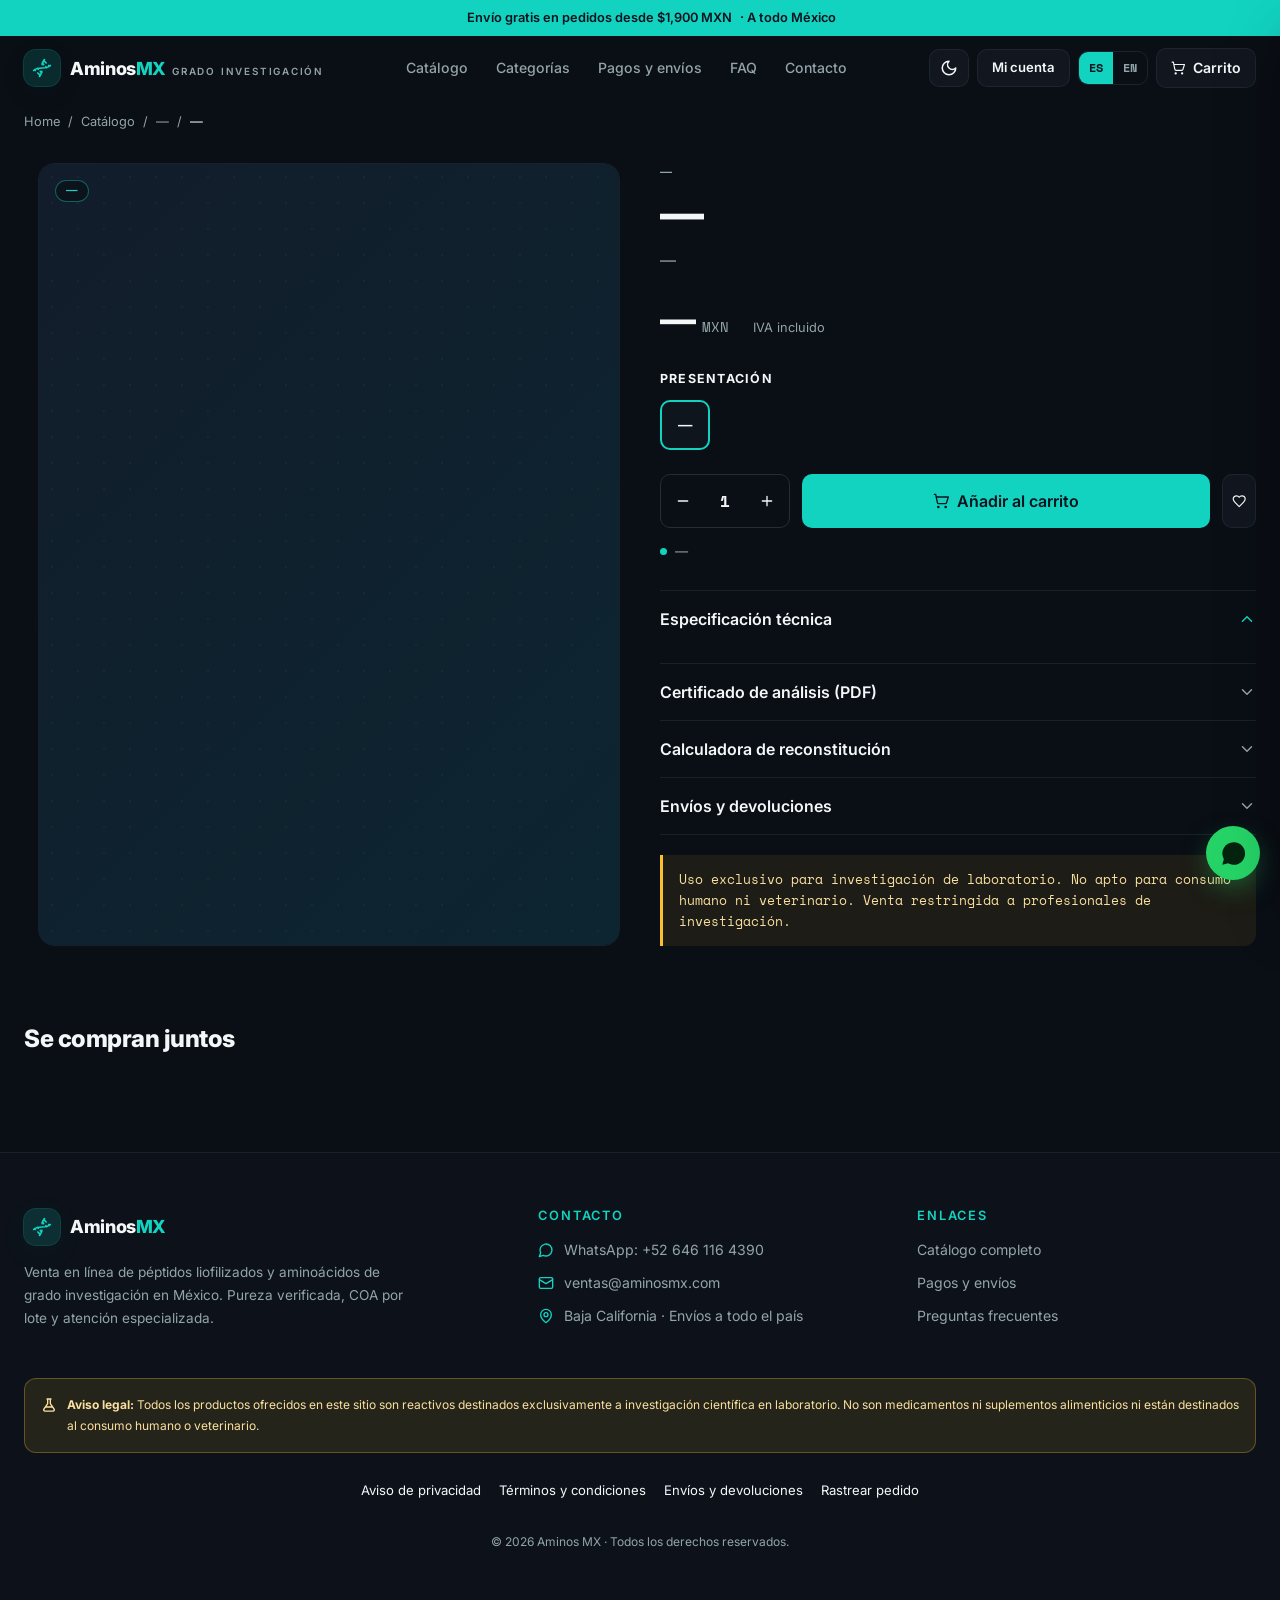
<file: producto.html>
<!DOCTYPE html>
<html lang="es-MX">
<head>
<meta charset="utf-8">
<meta name="viewport" content="width=device-width, initial-scale=1">
<title data-seo-title>Producto · Aminos MX</title>
<meta name="description" data-seo-desc content="Péptidos liofilizados de grado investigación con pureza verificada y COA por lote. Envío a todo México.">
<link rel="canonical" data-seo-canonical href="https://www.aminosmx.com/producto">
<meta property="og:type" content="product">
<meta property="og:title" data-seo-ogtitle content="Aminos MX">
<meta property="og:description" data-seo-ogdesc content="Péptidos de grado investigación.">
<meta property="og:url" data-seo-ogurl content="https://www.aminosmx.com/producto">
<meta property="og:site_name" content="Aminos MX">
<meta property="og:locale" content="es_MX">
<meta name="twitter:card" content="summary_large_image">
<script type="application/ld+json" data-seo-jsonld>{}</script>
<meta name="theme-color" content="#0a0f16">
<link rel="preconnect" href="https://fonts.googleapis.com">
<link rel="preconnect" href="https://fonts.gstatic.com" crossorigin>
<link href="https://fonts.googleapis.com/css2?family=Inter:wght@400;500;600;700;800;900&family=Space+Mono:wght@400;700&display=swap" rel="stylesheet">
<link rel="stylesheet" href="css/styles.css">
<link rel="icon" href="assets/favicon.svg" type="image/svg+xml">
<script>try{var t=localStorage.getItem('amx_theme')||'dark';document.documentElement.setAttribute('data-theme',t);}catch(e){document.documentElement.setAttribute('data-theme','dark');}</script>
</head>
<body>
<a class="skip-link" href="#pdp-main">Saltar al contenido</a>

<!-- ===== Icon sprite ===== -->
<svg style="display:none" aria-hidden="true"><defs>
<symbol id="i-dna" viewBox="0 0 24 24"><path d="m10 16 1.5 1.5"/><path d="m14 8-1.5-1.5"/><path d="M15 2c-1.798 1.998-2.518 3.995-2.807 5.993"/><path d="m16.5 10.5 1 1"/><path d="m17 6-2.891-2.891"/><path d="M2 15c6.667-6 13.333 0 20-6"/><path d="m20 9 .891.891"/><path d="M3.109 14.109 4 15"/><path d="m6.5 12.5 1 1"/><path d="m7 18 2.891 2.891"/><path d="M9 22c1.798-1.998 2.518-3.995 2.807-5.993"/></symbol>
<symbol id="i-snowflake" viewBox="0 0 24 24"><path d="M12 2v20M2 12h20M5 5l14 14M19 5 5 19"/><path d="M12 6l2-2M12 6l-2-2M12 18l2 2M12 18l-2 2M6 12l-2 2M6 12l-2-2M18 12l2 2M18 12l2-2"/></symbol>
<symbol id="i-cart" viewBox="0 0 24 24"><circle cx="8" cy="21" r="1"/><circle cx="19" cy="21" r="1"/><path d="M2 2h2l2.6 12.4a2 2 0 0 0 2 1.6h9.7a2 2 0 0 0 2-1.6L23 6H5"/></symbol>
<symbol id="i-bag" viewBox="0 0 24 24"><path d="M6 2 3 6v14a2 2 0 0 0 2 2h14a2 2 0 0 0 2-2V6l-3-4Z"/><path d="M3 6h18"/><path d="M16 10a4 4 0 0 1-8 0"/></symbol>
<symbol id="i-menu" viewBox="0 0 24 24"><path d="M4 6h16M4 12h16M4 18h16"/></symbol>
<symbol id="i-x" viewBox="0 0 24 24"><path d="M18 6 6 18M6 6l12 12"/></symbol>
<symbol id="i-search" viewBox="0 0 24 24"><circle cx="11" cy="11" r="8"/><path d="m21 21-4.3-4.3"/></symbol>
<symbol id="i-arrow-right" viewBox="0 0 24 24"><path d="M5 12h14M12 5l7 7-7 7"/></symbol>
<symbol id="i-flask" viewBox="0 0 24 24"><path d="M9 3h6M10 3v6.6a1 1 0 0 1-.2.6L4.4 18a2 2 0 0 0 1.6 3.2h12a2 2 0 0 0 1.6-3.2L14.2 10.2a1 1 0 0 1-.2-.6V3M6.5 15h11"/></symbol>
<symbol id="i-check" viewBox="0 0 24 24"><path d="M20 6 9 17l-5-5"/></symbol>
<symbol id="i-heart" viewBox="0 0 24 24"><path d="M19 14c1.5-1.5 3-3.2 3-5.5A5.5 5.5 0 0 0 16.5 3 5.5 5.5 0 0 0 12 5.5 5.5 5.5 0 0 0 7.5 3 5.5 5.5 0 0 0 2 8.5c0 2.3 1.5 4 3 5.5l7 7Z"/></symbol>
<symbol id="i-plus" viewBox="0 0 24 24"><path d="M5 12h14M12 5v14"/></symbol>
<symbol id="i-minus" viewBox="0 0 24 24"><path d="M5 12h14"/></symbol>
<symbol id="i-trash" viewBox="0 0 24 24"><path d="M3 6h18M19 6v14a2 2 0 0 1-2 2H7a2 2 0 0 1-2-2V6m3 0V4a2 2 0 0 1 2-2h4a2 2 0 0 1 2 2v2M10 11v6M14 11v6"/></symbol>
<symbol id="i-chevron-down" viewBox="0 0 24 24"><path d="m6 9 6 6 6-6"/></symbol>
<symbol id="i-mail" viewBox="0 0 24 24"><rect x="2" y="4" width="20" height="16" rx="2"/><path d="m22 7-10 6L2 7"/></symbol>
<symbol id="i-map-pin" viewBox="0 0 24 24"><path d="M20 10c0 6-8 12-8 12s-8-6-8-12a8 8 0 0 1 16 0Z"/><circle cx="12" cy="10" r="3"/></symbol>
<symbol id="i-message-circle" viewBox="0 0 24 24"><path d="M7.9 20A9 9 0 1 0 4 16.1L2 22Z"/></symbol>
<symbol id="i-sun" viewBox="0 0 24 24"><circle cx="12" cy="12" r="4"/><path d="M12 2v2M12 20v2M4.9 4.9l1.4 1.4M17.7 17.7l1.4 1.4M2 12h2M20 12h2M6.3 17.7l-1.4 1.4M19.1 4.9l-1.4 1.4"/></symbol>
<symbol id="i-moon" viewBox="0 0 24 24"><path d="M12 3a6 6 0 0 0 9 9 9 9 0 1 1-9-9Z"/></symbol>
</defs></svg>

<!-- ===== Announcement ===== -->
<div class="announce" data-showbar>
  <svg class="ico"><use href="#i-truck"/></svg>
  <span data-en="Free shipping on orders over $1,900 MXN">Envío gratis en pedidos desde $1,900 MXN</span><span class="announce-more" data-en=" · Nationwide"> · A todo México</span>
</div>

<!-- ===== Header ===== -->
<header class="header" data-scrolled="false">
  <div class="container header-inner">
    <a class="brand" href="/" aria-label="Aminos MX">
      <span class="brand-mark"><svg class="ico"><use href="#i-dna"/></svg></span>
      <span class="brand-name">Aminos<span class="mx">MX</span><span class="ruo" data-en="Research use only">Grado investigación</span></span>
    </a>
    <nav class="nav" aria-label="Principal">
      <a href="/#catalogo" data-en="Catalog">Catálogo</a>
      <a href="/#categorias" data-en="Categories">Categorías</a>
      <a href="/#envios" data-en="Payments &amp; shipping">Pagos y envíos</a>
      <a href="/#faq">FAQ</a>
      <a href="/#contacto" data-en="Contact">Contacto</a>
    </nav>
    <div class="header-actions">
      <button class="themebtn" data-theme-toggle aria-label="Cambiar tema claro / oscuro" title="Modo claro / oscuro">
        <svg class="ico ico-moon"><use href="#i-moon"/></svg>
        <svg class="ico ico-sun"><use href="#i-sun"/></svg>
      </button>
      <a class="btn btn-outline btn-sm" href="/cuenta" title="Mi cuenta" data-en="Account" style="gap:6px">Mi cuenta</a>
      <div class="langtoggle" role="group" aria-label="Idioma">
        <button type="button" data-lang="es" class="active">ES</button>
        <button type="button" data-lang="en">EN</button>
      </div>
      <button class="cartbtn" data-open-cart>
        <svg class="ico"><use href="#i-cart"/></svg>
        <span class="hide-sm" data-en="Cart">Carrito</span>
        <span class="cart-count" data-cart-count data-empty="true">0</span>
      </button>
      <button class="burger" aria-label="Menú" aria-expanded="false" data-burger>
        <svg class="ico ico-menu"><use href="#i-menu"/></svg>
        <svg class="ico ico-close"><use href="#i-x"/></svg>
      </button>
    </div>
  </div>
</header>
<div class="mobile-menu" data-mobile-menu>
  <div class="inner">
    <a href="/#catalogo" data-en="Catalog">Catálogo</a>
    <a href="/#categorias" data-en="Categories">Categorías</a>
    <a href="/#envios" data-en="Payments &amp; shipping">Pagos y envíos</a>
    <a href="/#faq">FAQ</a>
    <a href="/#contacto" data-en="Contact">Contacto</a>
  </div>
</div>

<main id="pdp-main" class="container">
  <!-- Breadcrumb -->
  <div class="breadcrumb">
    <nav class="bc" aria-label="Ruta">
      <a href="/">Home</a> <span>/</span>
      <a href="/#catalogo" data-en="Catalog">Catálogo</a> <span>/</span>
      <a href="/#catalogo" data-bc-cat>—</a> <span>/</span>
      <span class="here" data-bc-name>—</span>
    </nav>
  </div>

  <!-- PDP -->
  <div class="pdp">
    <div class="pdp-gallery">
      <div class="pdp-thumbs" data-pdp-thumbs></div>
      <div class="pdp-stage" data-pdp-stage>
        <span class="bgfill"></span><span class="molecule-bg"></span>
        <span class="badge badge-purity" data-pdp-purity>—</span>
      </div>
    </div>

    <div class="pdp-info">
      <div class="pdp-kicker" data-pdp-kicker>—</div>
      <h1 data-pdp-name>—</h1>
      <p class="pdp-sub" data-pdp-desc>—</p>
      <div class="pdp-price">
        <span class="amt" data-pdp-price>—<small>MXN</small></span>
        <span class="pcard-price"><span class="compare" data-pdp-compare></span></span>
        <span class="iva" data-en="VAT included">IVA incluido</span>
      </div>

      <div class="pdp-label" data-en="Presentation">Presentación</div>
      <div class="pdp-sizes">
        <span class="size active" data-pdp-pres>—</span>
      </div>

      <div class="pdp-buy">
        <div class="stepper">
          <button type="button" data-pdp-dec aria-label="−"><svg class="ico"><use href="#i-minus"/></svg></button>
          <span class="q" data-pdp-qty>1</span>
          <button type="button" data-pdp-inc aria-label="+"><svg class="ico"><use href="#i-plus"/></svg></button>
        </div>
        <button class="btn btn-primary btn-lg btn-buy" data-add-pdp=""><svg class="ico"><use href="#i-cart"/></svg> <span data-en="Add to cart">Añadir al carrito</span></button>
        <button class="btn btn-outline btn-icon" data-wish aria-label="Guardar"><svg class="ico"><use href="#i-heart"/></svg></button>
      </div>
      <div class="pdp-stock"><span class="dot"></span><span data-pdp-stock>—</span></div>

      <div class="accordions">
        <details class="acc" open>
          <summary><span data-en="Technical specification">Especificación técnica</span><svg class="ico chev"><use href="#i-chevron-down"/></svg></summary>
          <div class="acc-body">
            <table class="spectable"><tbody data-pdp-spec></tbody></table>
          </div>
        </details>
        <details class="acc">
          <summary><span data-en="Certificate of analysis (PDF)">Certificado de análisis (PDF)</span><svg class="ico chev"><use href="#i-chevron-down"/></svg></summary>
          <div class="acc-body"><p style="font-size:.85rem;color:hsl(var(--muted-fg));line-height:1.7" data-pdp-coa>—</p></div>
        </details>
        <details class="acc">
          <summary><span data-en="Reconstitution calculator">Calculadora de reconstitución</span><svg class="ico chev"><use href="#i-chevron-down"/></svg></summary>
          <div class="acc-body"><p style="font-size:.85rem;color:hsl(var(--muted-fg));line-height:1.7" data-en="5 mg vial + 2 ml bacteriostatic water = 2.5 mg/ml. Guide included with every order.">Vial de 5 mg + 2 ml de agua bacteriostática = 2.5 mg/ml. Guía incluida en cada pedido.</p></div>
        </details>
        <details class="acc">
          <summary><span data-en="Shipping &amp; returns">Envíos y devoluciones</span><svg class="ico chev"><use href="#i-chevron-down"/></svg></summary>
          <div class="acc-body"><p style="font-size:.85rem;color:hsl(var(--muted-fg));line-height:1.7" data-en="Shipped from Baja California in 24–72 h with Estafeta and DHL. Returns on unopened vials within 48 h.">Envío desde Baja California en 24–72 h con Estafeta y DHL. Devoluciones de viales sin abrir dentro de 48 h.</p></div>
        </details>
      </div>

      <div class="ruo-note" data-en="For laboratory research use only. Not for human or veterinary consumption. Sale restricted to research professionals.">Uso exclusivo para investigación de laboratorio. No apto para consumo humano ni veterinario. Venta restringida a profesionales de investigación.</div>
    </div>
  </div>

  <!-- Se compran juntos -->
  <section class="section together">
    <h2 data-en="Often bought together">Se compran juntos</h2>
    <div class="together-grid" data-pdp-related></div>
  </section>
</main>

<!-- ===== Footer ===== -->
<footer class="footer" id="contacto">
  <div class="container section" style="padding-block:56px">
    <div class="footer-grid">
      <div>
        <a class="brand" href="/" aria-label="Aminos MX">
          <span class="brand-mark"><svg class="ico"><use href="#i-dna"/></svg></span>
          <span class="brand-name">Aminos<span class="mx">MX</span></span>
        </a>
        <p class="desc" data-en="Online store of lyophilized peptides and research-grade amino acids in Mexico. Verified purity, COA per batch and specialized support.">Venta en línea de péptidos liofilizados y aminoácidos de grado investigación en México. Pureza verificada, COA por lote y atención especializada.</p>
      </div>
      <div>
        <h4 data-en="Contact">Contacto</h4>
        <ul>
          <li><svg class="ico"><use href="#i-message-circle"/></svg> <a href="https://wa.me/526461164390">WhatsApp: +52 646 116 4390</a></li>
          <li><svg class="ico"><use href="#i-mail"/></svg> <a href="mailto:ventas@aminosmx.com">ventas@aminosmx.com</a></li>
          <li><svg class="ico"><use href="#i-map-pin"/></svg> <span data-en="Baja California · Nationwide shipping">Baja California · Envíos a todo el país</span></li>
        </ul>
      </div>
      <div>
        <h4 data-en="Links">Enlaces</h4>
        <ul>
          <li><a href="/#catalogo" data-en="Full catalog">Catálogo completo</a></li>
          <li><a href="/#envios" data-en="Payments &amp; shipping">Pagos y envíos</a></li>
          <li><a href="/#faq" data-en="FAQ">Preguntas frecuentes</a></li>
        </ul>
      </div>
    </div>
    <div class="legal-note">
      <p><svg class="ico"><use href="#i-flask"/></svg>
      <span data-en="Legal notice: All products offered on this site are reagents intended exclusively for scientific laboratory research. They are not medicines or dietary supplements, nor intended for human or veterinary consumption."><strong>Aviso legal:</strong> Todos los productos ofrecidos en este sitio son reactivos destinados exclusivamente a investigación científica en laboratorio. No son medicamentos ni suplementos alimenticios ni están destinados al consumo humano o veterinario.</span></p>
    </div>
    <div style="margin-top:28px;display:flex;gap:18px;flex-wrap:wrap;justify-content:center;font-size:.82rem">
      <a href="/privacidad" data-en="Privacy notice">Aviso de privacidad</a>
      <a href="/terminos" data-en="Terms &amp; conditions">Términos y condiciones</a>
      <a href="/envios-devoluciones" data-en="Shipping &amp; returns">Envíos y devoluciones</a>
      <a href="/seguimiento" data-en="Track order">Rastrear pedido</a>
    </div>
    <p class="footer-copy">© <span data-year>2026</span> Aminos MX · <span data-en="All rights reserved.">Todos los derechos reservados.</span></p>
  </div>
</footer>

<!-- ===== Cart drawer ===== -->
<div class="overlay" data-overlay></div>
<aside class="drawer" data-drawer aria-label="Carrito" aria-hidden="true">
  <div class="drawer-head">
    <div class="row">
      <h3><svg class="ico"><use href="#i-bag"/></svg> <span data-en="Your cart">Tu carrito</span></h3>
      <button class="close" data-close-cart aria-label="Cerrar"><svg class="ico"><use href="#i-x"/></svg></button>
    </div>
    <div class="sub" data-cart-sub></div>
  </div>
  <div class="ship-progress" data-ship-wrap hidden>
    <div class="msg" data-ship-msg></div>
    <div class="track"><i data-ship-bar></i></div>
  </div>
  <div class="drawer-items" data-drawer-items></div>
  <div class="drawer-foot" data-drawer-foot hidden>
    <div class="line"><span data-en="Subtotal">Subtotal</span><span data-cart-subtotal>$0</span></div>
    <div class="line" data-promo-line hidden><span><span data-en="Discount">Descuento</span> <b class="mono" data-promo-code></b></span><span style="color:hsl(var(--primary))" data-cart-discount></span></div>
    <div class="line"><span data-en="Shipping">Envío</span><span data-cart-shipping></span></div>
    <div class="total"><span data-en="Total">Total</span><b data-cart-total>$0</b></div>
    <a class="btn btn-primary btn-lg btn-block" href="/checkout" data-en="Checkout">Finalizar compra</a>
  </div>
</aside>

<div class="toast-wrap" data-toast-wrap></div>

<script src="js/config.js"></script>
<script src="js/main.js" defer></script>
<script type="module" src="js/producto.js"></script>

<!-- WhatsApp -->
<a class="wa-fab" href="https://wa.me/526461164390?text=Hola%2C%20tengo%20una%20duda%20sobre%20un%20producto%20de%20Aminos%20MX"
   target="_blank" rel="noopener" aria-label="Escríbenos por WhatsApp" title="WhatsApp">
  <svg viewBox="0 0 24 24" aria-hidden="true"><path d="M17.5 14.4c-.3-.2-1.7-.9-2-1-.3-.1-.4-.2-.6.1s-.7.9-.9 1.1c-.2.2-.3.2-.6.1a8 8 0 0 1-2.4-1.5 9 9 0 0 1-1.6-2c-.2-.3 0-.5.1-.6l.5-.5c.1-.2.2-.3.3-.5v-.5l-.9-2.1c-.2-.5-.4-.5-.6-.5h-.6c-.2 0-.5.1-.8.4-.3.3-1 1-1 2.5s1.1 2.9 1.2 3.1c.1.2 2.1 3.2 5.1 4.5.7.3 1.3.5 1.7.6.7.2 1.4.2 1.9.1.6-.1 1.7-.7 2-1.4.2-.7.2-1.3.2-1.4-.1-.2-.3-.3-.6-.4M12 2a10 10 0 0 0-8.6 15L2 22l5.2-1.4A10 10 0 1 0 12 2"/></svg>
</a>
</body>
</html>
</file>
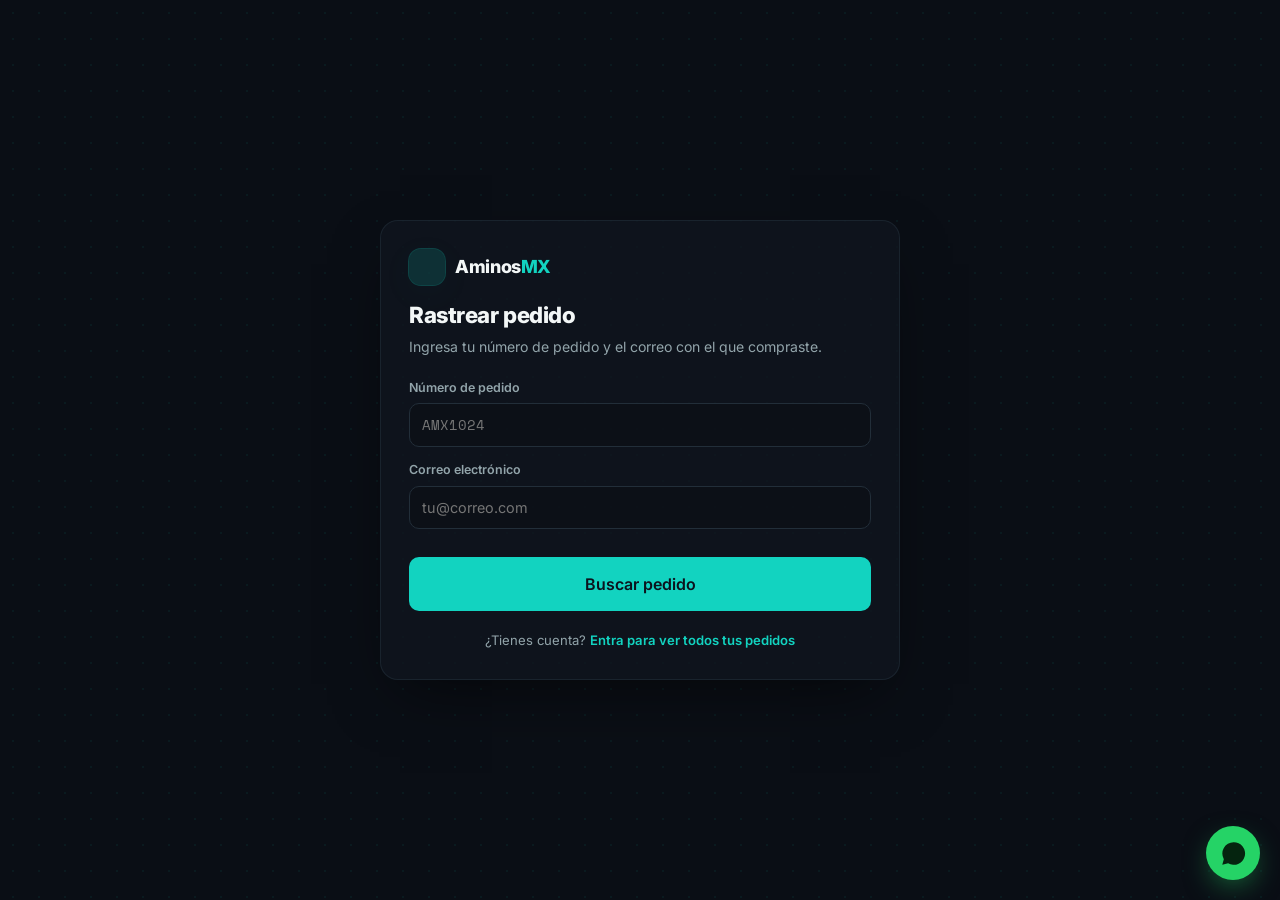
<file: seguimiento.html>
<!DOCTYPE html>
<html lang="es-MX">
<head>
<meta charset="utf-8">
<meta name="viewport" content="width=device-width, initial-scale=1">
<title>Rastrear pedido · Aminos MX</title>
<meta name="theme-color" content="#0a0f16">
<link rel="preconnect" href="https://fonts.googleapis.com">
<link rel="preconnect" href="https://fonts.gstatic.com" crossorigin>
<link href="https://fonts.googleapis.com/css2?family=Inter:wght@400;500;600;700;800;900&family=Space+Mono:wght@400;700&display=swap" rel="stylesheet">
<link rel="stylesheet" href="css/styles.css">
<link rel="stylesheet" href="css/app.css">
<link rel="icon" href="assets/favicon.svg" type="image/svg+xml">
<script>try{var t=localStorage.getItem('amx_theme')||'dark';document.documentElement.setAttribute('data-theme',t);}catch(e){document.documentElement.setAttribute('data-theme','dark');}</script>
<script src="js/config.js"></script>
</head>
<body>
<div class="auth-wrap">
  <div class="molecule-bg" style="position:absolute;inset:0;opacity:.5"></div>
  <div class="auth-card" style="width:min(520px,100%)">
    <a class="brand" href="/" style="display:inline-flex;align-items:center;gap:10px;margin-bottom:18px">
      <span class="brand-mark"><svg class="ico"><use href="#i-dna"/></svg></span>
      <span class="brand-name">Aminos<span class="mx">MX</span></span>
    </a>
    <h1>Rastrear pedido</h1>
    <p class="lead">Ingresa tu número de pedido y el correo con el que compraste.</p>

    <form class="auth-form" id="trackForm" novalidate>
      <div class="field"><label for="tNum">Número de pedido</label>
        <input class="input" id="tNum" placeholder="AMX1024" required style="font-family:var(--mono)"></div>
      <div class="field"><label for="tEmail">Correo electrónico</label>
        <input class="input" type="email" id="tEmail" placeholder="tu@correo.com" required></div>
      <div id="trackMsg"></div>
      <button class="btn btn-primary btn-lg btn-block" type="submit">Buscar pedido</button>
    </form>

    <div id="trackResult" style="margin-top:20px"></div>

    <div class="auth-alt" style="margin-top:18px">
      ¿Tienes cuenta? <a href="/cuenta">Entra para ver todos tus pedidos</a>
    </div>
  </div>
</div>

<script type="module">
  import { trackOrder, mxn, fechaHoraMX, ESTADO_PEDIDO } from './js/db.js';
  import { injectIcons, icon } from './js/icons.js';
  injectIcons();

  const $ = (s) => document.querySelector(s);
  const esc = (s) => String(s ?? '').replace(/[&<>"]/g, (c) =>
    ({ '&': '&amp;', '<': '&lt;', '>': '&gt;', '"': '&quot;' }[c]));
  const PASOS = ['pending', 'paid', 'processing', 'shipped', 'delivered'];

  $('#trackForm').addEventListener('submit', async (e) => {
    e.preventDefault();
    const num = $('#tNum').value.trim(), email = $('#tEmail').value.trim();
    const msg = $('#trackMsg'), out = $('#trackResult');
    msg.innerHTML = ''; out.innerHTML = '';
    if (!num || !email) { msg.innerHTML = '<p class="error-text">Completa ambos campos.</p>'; return; }
    try {
      const data = await trackOrder(num, email);
      if (!data) {
        msg.innerHTML = '<p class="error-text">No encontramos ese pedido con ese correo. Revisa los datos.</p>';
        return;
      }
      const idx = PASOS.indexOf(data.status);
      out.innerHTML = `
        <div class="panel"><div class="panel-head">
          <h2 class="mono">${esc(data.order_number)}</h2>
          <span class="state ${esc(data.status)}">${esc(ESTADO_PEDIDO[data.status] ?? data.status)}</span></div>
        <div class="panel-body">
          <ul class="timeline">
            ${PASOS.map((p, i) => `<li class="${i <= idx ? 'done' : ''}">
              <div class="t-title">${esc(ESTADO_PEDIDO[p])}</div></li>`).join('')}
          </ul>
          ${data.shipment?.tracking_number ? `
            <p class="help" style="margin-top:14px">Guía
              <strong class="mono">${esc(data.shipment.tracking_number)}</strong>
              · ${esc(data.shipment.carrier ?? '')}</p>
            ${data.shipment.tracking_url ? `<a class="btn btn-primary btn-sm" style="margin-top:10px"
              href="${esc(data.shipment.tracking_url)}" target="_blank" rel="noopener">
              ${icon('truck')} Rastrear con la paquetería</a>` : ''}` : ''}
          <div style="margin-top:16px;border-top:1px solid hsl(var(--border)/.5);padding-top:12px">
            ${(data.items ?? []).map((i) => `<div style="display:flex;justify-content:space-between;font-size:.88rem;padding:4px 0">
              <span>${esc(i.name)} × ${i.qty}</span><strong>${mxn(i.total_cents)}</strong></div>`).join('')}
            <div style="display:flex;justify-content:space-between;font-weight:800;margin-top:8px">
              <span>Total</span><span style="color:hsl(var(--primary))">${mxn(data.total_cents)}</span></div>
          </div>
        </div></div>`;
    } catch (err) {
      msg.innerHTML = `<p class="error-text">${esc(err?.message ?? 'Error al consultar')}</p>`;
    }
  });
</script>

<!-- WhatsApp -->
<a class="wa-fab" href="https://wa.me/526461164390?text=Hola%2C%20tengo%20una%20duda%20sobre%20un%20producto%20de%20Aminos%20MX"
   target="_blank" rel="noopener" aria-label="Escríbenos por WhatsApp" title="WhatsApp">
  <svg viewBox="0 0 24 24" aria-hidden="true"><path d="M17.5 14.4c-.3-.2-1.7-.9-2-1-.3-.1-.4-.2-.6.1s-.7.9-.9 1.1c-.2.2-.3.2-.6.1a8 8 0 0 1-2.4-1.5 9 9 0 0 1-1.6-2c-.2-.3 0-.5.1-.6l.5-.5c.1-.2.2-.3.3-.5v-.5l-.9-2.1c-.2-.5-.4-.5-.6-.5h-.6c-.2 0-.5.1-.8.4-.3.3-1 1-1 2.5s1.1 2.9 1.2 3.1c.1.2 2.1 3.2 5.1 4.5.7.3 1.3.5 1.7.6.7.2 1.4.2 1.9.1.6-.1 1.7-.7 2-1.4.2-.7.2-1.3.2-1.4-.1-.2-.3-.3-.6-.4M12 2a10 10 0 0 0-8.6 15L2 22l5.2-1.4A10 10 0 1 0 12 2"/></svg>
</a>
</body>
</html>
</file>
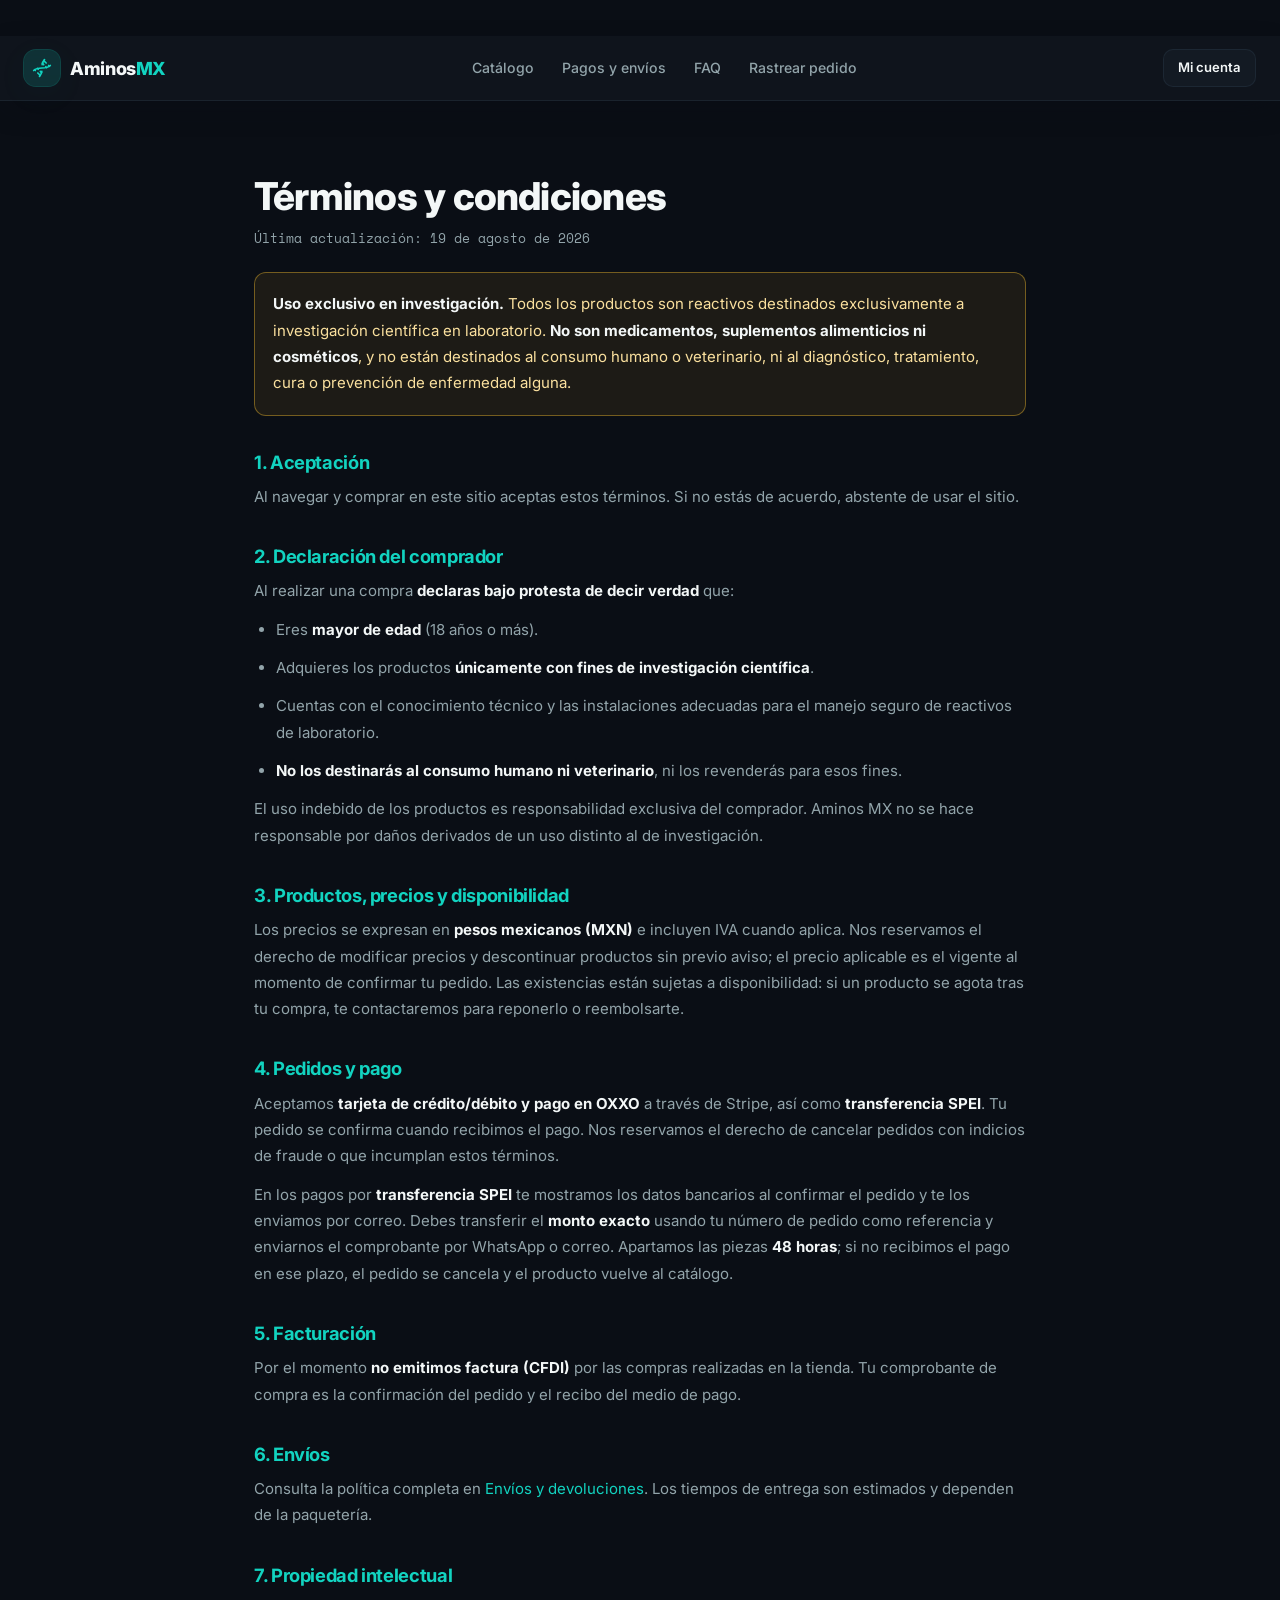
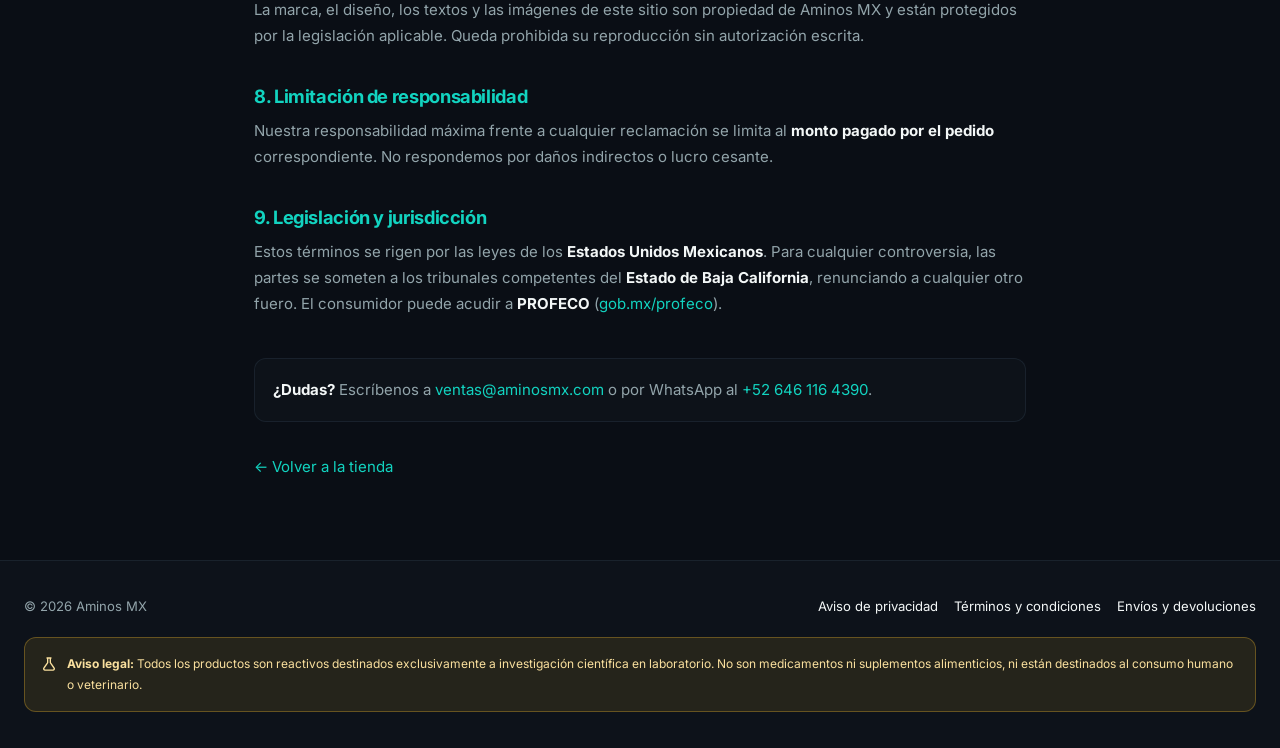
<file: terminos.html>
<!DOCTYPE html>
<html lang="es-MX">
<head>
<meta charset="utf-8">
<meta name="viewport" content="width=device-width, initial-scale=1">
<title>Términos y condiciones · Aminos MX</title>
<meta name="description" content="Términos y condiciones de Aminos MX, tienda de péptidos y aminoácidos de grado investigación en México.">
<link rel="canonical" href="https://www.aminosmx.com/terminos">
<meta name="theme-color" content="#0a0f16">
<link rel="preconnect" href="https://fonts.googleapis.com">
<link rel="preconnect" href="https://fonts.gstatic.com" crossorigin>
<link href="https://fonts.googleapis.com/css2?family=Inter:wght@400;500;600;700;800;900&family=Space+Mono:wght@400;700&display=swap" rel="stylesheet">
<link rel="stylesheet" href="css/styles.css">
<link rel="stylesheet" href="css/app.css">
<link rel="icon" href="assets/favicon.svg" type="image/svg+xml">
<script>try{var t=localStorage.getItem('amx_theme')||'dark';document.documentElement.setAttribute('data-theme',t);}catch(e){document.documentElement.setAttribute('data-theme','dark');}</script>
<style>
  .legal { max-width: 820px; margin: 0 auto; padding: 110px var(--pad) 80px; }
  .legal h1 { font-size: clamp(1.8rem, 4vw, 2.4rem); font-weight: 800; }
  .legal .updated { margin-top: 10px; font-size: .82rem; color: hsl(var(--muted-fg)); font-family: var(--mono); }
  .legal h2 { margin-top: 36px; font-size: 1.15rem; font-weight: 700; color: hsl(var(--primary)); }
  .legal h3 { margin-top: 22px; font-size: .98rem; font-weight: 700; }
  .legal p, .legal li { margin-top: 12px; line-height: 1.75; color: hsl(var(--muted-fg)); font-size: .94rem; }
  .legal ul { padding-left: 22px; }
  .legal strong { color: hsl(var(--fg)); }
  .legal a { color: hsl(var(--primary)); }
  .legal .box { margin-top: 22px; border: 1px solid hsl(var(--border) / .6); border-radius: var(--radius);
                background: hsl(var(--surface) / var(--surface-a)); padding: 18px; }
  .legal .toc { display: flex; gap: 10px; flex-wrap: wrap; margin-top: 24px; }
  .legal .toc a { font-size: .8rem; border: 1px solid hsl(var(--border)); border-radius: 999px; padding: 6px 12px; }
</style>
</head>
<body>
<header class="header" data-scrolled="true" style="position:sticky">
  <div class="container header-inner">
    <a class="brand" href="/" aria-label="Aminos MX">
      <span class="brand-mark"><svg class="ico" viewBox="0 0 24 24" fill="none" stroke="currentColor"
        stroke-width="2" stroke-linecap="round"><path d="m10 16 1.5 1.5"/><path d="m14 8-1.5-1.5"/>
        <path d="M15 2c-1.8 2-2.5 4-2.8 6"/><path d="m16.5 10.5 1 1"/><path d="m17 6-2.9-2.9"/>
        <path d="M2 15c6.7-6 13.3 0 20-6"/><path d="m20 9 .9.9"/><path d="M3.1 14.1 4 15"/>
        <path d="m6.5 12.5 1 1"/><path d="m7 18 2.9 2.9"/><path d="M9 22c1.8-2 2.5-4 2.8-6"/></svg></span>
      <span class="brand-name">Aminos<span class="mx">MX</span></span>
    </a>
    <nav class="nav" aria-label="Principal">
      <a href="/#catalogo">Catálogo</a>
      <a href="/#envios">Pagos y envíos</a>
      <a href="/#faq">FAQ</a>
      <a href="/seguimiento">Rastrear pedido</a>
    </nav>
    <div class="header-actions">
      <a class="btn btn-outline btn-sm" href="/cuenta">Mi cuenta</a>
    </div>
  </div>
</header>

<main class="legal">
  <h1>Términos y condiciones</h1>
  <p class="updated">Última actualización: 19 de agosto de 2026</p>

  <div class="box" style="border-color:hsl(var(--amber) / .4);background:hsl(var(--amber) / .08)">
    <p style="margin:0;color:hsl(var(--amber-text))"><strong>Uso exclusivo en investigación.</strong>
    Todos los productos son reactivos destinados exclusivamente a investigación científica en
    laboratorio. <strong>No son medicamentos, suplementos alimenticios ni cosméticos</strong>, y no
    están destinados al consumo humano o veterinario, ni al diagnóstico, tratamiento, cura o prevención
    de enfermedad alguna.</p>
  </div>

  <h2>1. Aceptación</h2>
  <p>Al navegar y comprar en este sitio aceptas estos términos. Si no estás de acuerdo, abstente de
  usar el sitio.</p>

  <h2>2. Declaración del comprador</h2>
  <p>Al realizar una compra <strong>declaras bajo protesta de decir verdad</strong> que:</p>
  <ul>
    <li>Eres <strong>mayor de edad</strong> (18 años o más).</li>
    <li>Adquieres los productos <strong>únicamente con fines de investigación científica</strong>.</li>
    <li>Cuentas con el conocimiento técnico y las instalaciones adecuadas para el manejo seguro
    de reactivos de laboratorio.</li>
    <li><strong>No los destinarás al consumo humano ni veterinario</strong>, ni los revenderás para
    esos fines.</li>
  </ul>
  <p>El uso indebido de los productos es responsabilidad exclusiva del comprador. Aminos MX no se hace
  responsable por daños derivados de un uso distinto al de investigación.</p>

  <h2>3. Productos, precios y disponibilidad</h2>
  <p>Los precios se expresan en <strong>pesos mexicanos (MXN)</strong> e incluyen IVA cuando aplica.
  Nos reservamos el derecho de modificar precios y descontinuar productos sin previo aviso; el precio
  aplicable es el vigente al momento de confirmar tu pedido. Las existencias están sujetas a
  disponibilidad: si un producto se agota tras tu compra, te contactaremos para reponerlo o
  reembolsarte.</p>

  <h2>4. Pedidos y pago</h2>
  <p>Aceptamos <strong>tarjeta de crédito/débito y pago en OXXO</strong> a través de Stripe, así como
  <strong>transferencia SPEI</strong>. Tu pedido se confirma cuando recibimos el pago. Nos reservamos el
  derecho de cancelar pedidos con indicios de fraude o que incumplan estos términos.</p>
  <p>En los pagos por <strong>transferencia SPEI</strong> te mostramos los datos bancarios al confirmar
  el pedido y te los enviamos por correo. Debes transferir el <strong>monto exacto</strong> usando tu
  número de pedido como referencia y enviarnos el comprobante por WhatsApp o correo. Apartamos las
  piezas <strong>48 horas</strong>; si no recibimos el pago en ese plazo, el pedido se cancela y el
  producto vuelve al catálogo.</p>

  <h2>5. Facturación</h2>
  <p>Por el momento <strong>no emitimos factura (CFDI)</strong> por las compras realizadas en la
  tienda. Tu comprobante de compra es la confirmación del pedido y el recibo del medio de pago.</p>

  <h2>6. Envíos</h2>
  <p>Consulta la política completa en <a href="/envios-devoluciones">Envíos y devoluciones</a>.
  Los tiempos de entrega son estimados y dependen de la paquetería.</p>

  <h2>7. Propiedad intelectual</h2>
  <p>La marca, el diseño, los textos y las imágenes de este sitio son propiedad de Aminos MX y están
  protegidos por la legislación aplicable. Queda prohibida su reproducción sin autorización escrita.</p>

  <h2>8. Limitación de responsabilidad</h2>
  <p>Nuestra responsabilidad máxima frente a cualquier reclamación se limita al <strong>monto pagado
  por el pedido</strong> correspondiente. No respondemos por daños indirectos o lucro cesante.</p>

  <h2>9. Legislación y jurisdicción</h2>
  <p>Estos términos se rigen por las leyes de los <strong>Estados Unidos Mexicanos</strong>. Para
  cualquier controversia, las partes se someten a los tribunales competentes del <strong>Estado de
  Baja California</strong>, renunciando a cualquier otro fuero. El consumidor puede acudir a
  <strong>PROFECO</strong> (<a href="https://www.gob.mx/profeco" target="_blank" rel="noopener">gob.mx/profeco</a>).</p>
  <div class="box" style="margin-top:40px">
    <p style="margin:0"><strong>¿Dudas?</strong> Escríbenos a
      <a href="mailto:ventas@aminosmx.com">ventas@aminosmx.com</a> o por WhatsApp al
      <a href="https://wa.me/526461164390">+52 646 116 4390</a>.</p>
  </div>
  <p style="margin-top:32px"><a href="/">← Volver a la tienda</a></p>
</main>

<footer class="footer">
  <div class="container" style="padding:36px var(--pad)">
    <div style="display:flex;gap:18px;flex-wrap:wrap;justify-content:space-between;align-items:center">
      <span style="font-size:.82rem;color:hsl(var(--muted-fg))">© 2026 Aminos MX</span>
      <div style="display:flex;gap:16px;flex-wrap:wrap;font-size:.82rem">
        <a href="/privacidad">Aviso de privacidad</a>
        <a href="/terminos">Términos y condiciones</a>
        <a href="/envios-devoluciones">Envíos y devoluciones</a>
      </div>
    </div>
    <div class="legal-note" style="margin-top:20px">
      <p><svg class="ico" viewBox="0 0 24 24" fill="none" stroke="currentColor" stroke-width="2"><path d="M9 3h6M10 3v6.6a1 1 0 0 1-.2.6L4.4 18a2 2 0 0 0 1.6 3.2h12a2 2 0 0 0 1.6-3.2L14.2 10.2a1 1 0 0 1-.2-.6V3"/></svg>
      <span><strong>Aviso legal:</strong> Todos los productos son reactivos destinados exclusivamente a
      investigación científica en laboratorio. No son medicamentos ni suplementos alimenticios, ni están
      destinados al consumo humano o veterinario.</span></p>
    </div>
  </div>
</footer>
</body>
</html>
</file>
<file: css/styles.css>
/* ==========================================================================
   Aminos MX — Péptidos de grado investigación
   Rediseño: lenguaje visual "Kimi" (oscuro + teal + glass) sobre la marca
   Aminos MX. Bilingüe ES/EN. Sin dependencias.
   ========================================================================== */

/* ---------- Tokens (canales HSL, estilo shadcn) ---------- */
:root {
  --bg: 215 35% 6%;
  --fg: 180 20% 96%;
  --card: 215 30% 9%;
  --popover: 215 32% 8%;
  --primary: 174 84% 45%;
  --primary-fg: 215 40% 8%;
  --secondary: 215 25% 15%;
  --muted: 215 22% 14%;
  --muted-fg: 195 12% 62%;
  --border: 210 25% 18%;
  --amber: 43 96% 58%;
  --sky: 199 89% 60%;
  --destructive: 0 72% 55%;

  --radius: 0.75rem;
  --maxw: 1280px;
  --pad: clamp(16px, 4vw, 24px);

  --font: 'Inter', ui-sans-serif, system-ui, -apple-system, 'Segoe UI', sans-serif;
  --mono: 'Space Mono', ui-monospace, 'SFMono-Regular', monospace;

  --shadow-lg: 0 24px 60px -20px rgba(0,0,0,.6);
  --glow: 0 0 0 1px hsl(var(--primary) / .25), 0 8px 40px -12px hsl(var(--primary) / .25);
  --grad: linear-gradient(120deg, #5eead4 0%, #2dd4bf 45%, #38bdf8 100%);
  --glass-bg: 215 30% 10%;
  --glass-a: .72;
  --scrim: rgba(0,0,0,.6);
  --amber-text: 43 90% 80%;
  --surface: var(--card);
  --surface-a: .5;
}

/* Tema claro */
:root[data-theme="light"] {
  --bg: 195 40% 97%;
  --fg: 215 45% 12%;
  --card: 0 0% 100%;
  --popover: 0 0% 100%;
  --primary: 174 82% 33%;
  --primary-fg: 0 0% 100%;
  --secondary: 200 32% 92%;
  --muted: 200 30% 93%;
  --muted-fg: 214 16% 38%;
  --border: 210 28% 84%;
  --amber: 35 92% 42%;
  --sky: 199 89% 42%;
  --grad: linear-gradient(120deg, #0d9488 0%, #0891b2 45%, #0284c7 100%);
  --glass-bg: 200 40% 100%;
  --glass-a: .7;
  --scrim: rgba(15,30,40,.4);
  --shadow-lg: 0 24px 60px -20px rgba(20,40,60,.28);
  --amber-text: 28 82% 32%;
  --surface-a: .6;
}

/* ---------- Reset ---------- */
*, *::before, *::after { box-sizing: border-box; border-color: hsl(var(--border)); }
/* Sin esto, cualquier regla con display (.field, .social-login…) le gana al
   atributo hidden del navegador y "oculto" queda visible. */
[hidden] { display: none !important; }
.mono { font-family: var(--mono); }
* { margin: 0; }
html { scroll-behavior: smooth; -webkit-text-size-adjust: 100%; }
body {
  font-family: var(--font);
  background: hsl(var(--bg));
  color: hsl(var(--fg));
  line-height: 1.5;
  -webkit-font-smoothing: antialiased;
  overflow-x: hidden;
}
img, svg { display: block; max-width: 100%; }
a { color: inherit; text-decoration: none; }
button { font: inherit; cursor: pointer; color: inherit; background: none; border: 0; }
input { font: inherit; }
h1, h2, h3, h4 { line-height: 1.1; letter-spacing: -.02em; font-weight: 700; }
::selection { background: hsl(var(--primary) / .35); }
::-webkit-scrollbar { width: 10px; height: 10px; }
::-webkit-scrollbar-track { background: hsl(var(--bg)); }
::-webkit-scrollbar-thumb { background: hsl(210 25% 22%); border-radius: 8px; }
::-webkit-scrollbar-thumb:hover { background: hsl(174 60% 35%); }
:focus-visible { outline: 2px solid hsl(var(--primary)); outline-offset: 2px; }

.sr-only { position:absolute; width:1px; height:1px; padding:0; margin:-1px; overflow:hidden; clip:rect(0,0,0,0); white-space:nowrap; border:0; }
.skip-link { position:absolute; left:-999px; top:0; z-index:200; background:hsl(var(--primary)); color:hsl(var(--primary-fg)); padding:10px 16px; border-radius:8px; font-weight:600; }
.skip-link:focus { left:8px; top:8px; }

/* ---------- Utilities ---------- */
.container { width:100%; max-width:var(--maxw); margin-inline:auto; padding-inline:var(--pad); }
.ico { width:1em; height:1em; stroke:currentColor; fill:none; stroke-width:2; stroke-linecap:round; stroke-linejoin:round; display:inline-block; vertical-align:-.125em; flex:none; }
.text-gradient { background:var(--grad); -webkit-background-clip:text; background-clip:text; -webkit-text-fill-color:transparent; color:transparent; }
.glass { background: hsl(var(--glass-bg) / var(--glass-a)); -webkit-backdrop-filter: blur(14px); backdrop-filter: blur(14px); }
.glow-ring { box-shadow: var(--glow); }
.molecule-bg { background-image: radial-gradient(hsl(var(--primary) / .12) 1.5px, transparent 1.5px); background-size: 26px 26px; }
.eyebrow { font-size:.8rem; font-weight:600; text-transform:uppercase; letter-spacing:.14em; color:hsl(var(--primary)); }
.hide-sm { display:inline; }
@media (max-width:640px){ .hide-sm { display:none; } }
[data-wish].on { color:hsl(var(--primary)); border-color:hsl(var(--primary) / .6); }
[data-wish].on .ico { fill:hsl(var(--primary) / .25); }
/* Superficie de tarjetas (profundidad en ambos temas) */
.stat-card, .cat, .why-card, .pay-card, .pcard, .faq-item, .verify-strip, .mini {
  background: hsl(var(--surface) / var(--surface-a));
}
/* Botón de tema (sol / luna) */
.themebtn { display:inline-flex; align-items:center; justify-content:center; width:40px; height:38px; border:1px solid hsl(var(--border) / .7); background:hsl(var(--secondary) / .4); border-radius:calc(var(--radius) - 2px); }
.themebtn:hover { border-color:hsl(var(--primary) / .5); color:hsl(var(--primary)); }
.themebtn .ico { width:18px; height:18px; }
.themebtn .ico-sun { display:none; }
.themebtn .ico-moon { display:inline-block; }
:root[data-theme="light"] .themebtn .ico-moon { display:none; }
:root[data-theme="light"] .themebtn .ico-sun { display:inline-block; }
.section { padding-block: clamp(48px, 8vw, 80px); }
.sec-head { text-align:center; max-width:640px; margin:0 auto clamp(32px,5vw,48px); }
.sec-head h2 { font-size:clamp(1.75rem,4vw,2.25rem); font-weight:800; }
.sec-head p { margin-top:12px; color:hsl(var(--muted-fg)); }

/* ---------- Badges ---------- */
.badge { display:inline-flex; align-items:center; gap:6px; border-radius:999px; font-size:.72rem; font-weight:600; padding:4px 10px; line-height:1; }
.badge-outline { border:1px solid hsl(var(--primary) / .4); background:hsl(var(--primary) / .1); color:hsl(var(--primary)); }
.badge-amber { background:hsl(var(--amber) / .9); color:#451a03; }
.badge-sky { background:hsl(var(--sky) / .9); color:#082f49; }

.badge-purity { border:1px solid hsl(var(--primary) / .4); background:hsl(var(--bg) / .6); color:hsl(var(--primary)); -webkit-backdrop-filter:blur(6px); backdrop-filter:blur(6px); }
.badge-soon { background:hsl(var(--muted-fg) / .22); color:hsl(var(--fg)); border:1px solid hsl(var(--border)); -webkit-backdrop-filter:blur(4px); backdrop-filter:blur(4px); }

/* --- Etiquetas sobre la imagen del producto, SOLO en modo claro ---------------
   La media de la tarjeta es oscura en los dos temas (el degradado se genera en
   JS con tonos fijos), pero en claro los tokens se invierten: --fg pasa a casi
   negro, --amber y --sky se oscurecen y --bg se vuelve blanco. Resultado: texto
   oscuro sobre fondo oscuro. Aquí devolvemos el tratamiento claro-sobre-oscuro
   sin tocar el tema oscuro, que ya se ve bien. */
:root[data-theme="light"] .pcard-media .badge,
:root[data-theme="light"] .pdp-stage .badge { text-shadow:0 1px 2px rgba(0,0,0,.45); }

:root[data-theme="light"] .pcard-media .badge-purity,
:root[data-theme="light"] .pdp-stage .badge-purity {
  background:rgba(8,22,30,.72); border-color:hsl(174 84% 60% / .5); color:hsl(174 84% 70%);
}
:root[data-theme="light"] .pcard-media .badge-soon {
  background:rgba(8,22,30,.72); border-color:hsl(200 25% 90% / .4); color:hsl(200 25% 94%);
}
:root[data-theme="light"] .pcard-media .badge-amber {
  background:hsl(43 96% 56%); color:#3b2004; border:1px solid hsl(43 90% 40% / .5);
  text-shadow:none; font-weight:700;
}
:root[data-theme="light"] .pcard-media .badge-sky {
  background:hsl(199 92% 62%); color:#062a3f; border:1px solid hsl(199 80% 40% / .5);
  text-shadow:none; font-weight:700;
}

/* ---------- Buttons ---------- */
.btn { display:inline-flex; align-items:center; justify-content:center; gap:8px; border-radius:calc(var(--radius) - 2px); font-weight:600; font-size:.9rem; padding:10px 18px; border:1px solid transparent; transition:background .18s, color .18s, border-color .18s, transform .18s, box-shadow .18s; white-space:nowrap; }
.btn:active { transform:translateY(1px); }
.btn-primary { background:hsl(var(--primary)); color:hsl(var(--primary-fg)); }
.btn-primary:hover { box-shadow:0 8px 30px -8px hsl(var(--primary) / .5); background:hsl(174 84% 50%); }
.btn-outline { border-color:hsl(var(--border) / .7); background:hsl(var(--secondary) / .4); color:hsl(var(--fg)); }
.btn-outline:hover { border-color:hsl(var(--primary) / .6); color:hsl(var(--primary)); }
.btn-ghost:hover { background:hsl(var(--secondary)); }
.btn-lg { padding:14px 28px; font-size:1rem; }
.btn-sm { padding:8px 14px; font-size:.82rem; }
.btn-icon { padding:9px; }
.btn-block { width:100%; }

/* ---------- Announcement ----------
   La barra puede crecer (promo activa) y en móvil envolver a dos líneas:
   main.js mide su altura real y la publica en --announce-h, de la que
   cuelgan header, menú móvil, hero y breadcrumb. */
.announce { position:fixed; inset-inline:0; top:0; z-index:60; min-height:36px; display:flex; flex-wrap:wrap; align-items:center; justify-content:center; gap:2px 8px; background:hsl(var(--primary)); color:hsl(var(--primary-fg)); font-size:.8rem; font-weight:600; padding:5px 16px; text-align:center; line-height:1.35; }
.announce .ico { width:15px; height:15px; flex:none; }
.announce .sep { opacity:.5; }
@media (max-width: 680px) {
  .announce { font-size:.72rem; }
  .announce-more { display:none; }
}

/* ---------- Header ---------- */
.header { position:fixed; inset-inline:0; top:var(--announce-h, 36px); z-index:50; transition:background .3s, border-color .3s, box-shadow .3s; border-bottom:1px solid transparent; }
.header[data-scrolled="true"] { border-bottom-color:hsl(var(--border) / .6); box-shadow:0 10px 30px -10px hsl(var(--bg) / .6); background:hsl(var(--glass-bg) / var(--glass-a)); -webkit-backdrop-filter:blur(14px); backdrop-filter:blur(14px); }
.header-inner { display:flex; align-items:center; justify-content:space-between; height:64px; gap:16px; }
.brand { display:inline-flex; align-items:center; gap:10px; }
.brand-mark { width:36px; height:36px; border-radius:12px; display:grid; place-items:center; background:hsl(var(--primary) / .15); color:hsl(var(--primary)); box-shadow:var(--glow); }
.brand-mark .ico { width:20px; height:20px; }
.brand-name { font-size:1.125rem; font-weight:800; letter-spacing:-.02em; }
.brand-name .mx { color:hsl(var(--primary)); }
.brand-name .ruo { margin-left:6px; font-size:.62rem; font-weight:600; text-transform:uppercase; letter-spacing:.18em; color:hsl(var(--muted-fg)); }
.nav { display:flex; align-items:center; gap:4px; }
.nav a { padding:8px 12px; border-radius:calc(var(--radius) - 2px); font-size:.88rem; font-weight:500; color:hsl(var(--muted-fg)); transition:background .18s, color .18s; }
.nav a:hover { background:hsl(var(--secondary)); color:hsl(var(--fg)); }
.header-actions { display:flex; align-items:center; gap:8px; }
.langtoggle { display:flex; align-items:center; border:1px solid hsl(var(--border) / .7); border-radius:calc(var(--radius) - 2px); overflow:hidden; }
.langtoggle button { padding:7px 10px; font-size:.72rem; font-weight:700; color:hsl(var(--muted-fg)); font-family:var(--mono); }
.langtoggle button.active { background:hsl(var(--primary)); color:hsl(var(--primary-fg)); }
.cartbtn { position:relative; display:inline-flex; align-items:center; gap:8px; border:1px solid hsl(var(--border) / .7); background:hsl(var(--secondary) / .4); border-radius:calc(var(--radius) - 2px); padding:8px 14px; font-size:.88rem; font-weight:600; }
.cartbtn:hover { border-color:hsl(var(--primary) / .5); }
.cartbtn .cart-count { position:absolute; right:-8px; top:-8px; min-width:20px; height:20px; padding:0 5px; display:grid; place-items:center; background:hsl(var(--primary)); color:hsl(var(--primary-fg)); border-radius:999px; font-size:.65rem; font-weight:700; font-family:var(--mono); }
.cartbtn .cart-count[data-empty="true"] { display:none; }
.burger { width:40px; height:40px; border-radius:calc(var(--radius) - 2px); display:none; align-items:center; justify-content:center; }
.burger:hover { background:hsl(var(--secondary)); }
.burger .ico { width:22px; height:22px; }
.burger .ico-close { display:none; }
.burger[aria-expanded="true"] .ico-menu { display:none; }
.burger[aria-expanded="true"] .ico-close { display:block; }

.mobile-menu { position:fixed; inset-inline:0; top:calc(var(--announce-h, 36px) + 64px); z-index:49; border-bottom:1px solid hsl(var(--border) / .6); background:hsl(var(--glass-bg) / .96); -webkit-backdrop-filter:blur(14px); backdrop-filter:blur(14px); transform:translateY(-140%); transition:transform .3s ease; }
.mobile-menu.show { transform:none; }
.mobile-menu .inner { display:flex; flex-direction:column; padding:8px var(--pad) 16px; }
.mobile-menu a { padding:12px 12px; border-radius:calc(var(--radius) - 2px); font-weight:500; color:hsl(var(--muted-fg)); }
.mobile-menu a:hover { background:hsl(var(--secondary)); color:hsl(var(--fg)); }

/* ---------- Hero ---------- */
.hero { position:relative; overflow:hidden; padding-top:calc(var(--announce-h, 36px) + clamp(84px,12vw,132px)); padding-bottom:64px; }
.hero .molecule-bg { position:absolute; inset:0; opacity:.6; }
.hero .glow-blob { position:absolute; top:-160px; left:50%; width:820px; height:520px; transform:translateX(-50%); border-radius:50%; opacity:.25; filter:blur(64px); background:radial-gradient(ellipse at center, hsl(174 84% 45% / .55) 0%, hsl(199 89% 48% / .25) 45%, transparent 70%); pointer-events:none; }
.hero-inner { position:relative; text-align:center; }
.hero .badge { margin-bottom:24px; padding:6px 16px; }
.hero h1 { font-size:clamp(2.25rem,6vw,3.75rem); font-weight:800; line-height:1.05; max-width:16ch; margin-inline:auto; text-wrap:balance; }
.hero-lede { margin:24px auto 0; max-width:38rem; color:hsl(var(--muted-fg)); font-size:clamp(1rem,1.6vw,1.125rem); text-wrap:pretty; }
.hero-cta { display:flex; flex-wrap:wrap; gap:12px; justify-content:center; margin-top:32px; }
.hero-stats { display:grid; grid-template-columns:repeat(4,1fr); gap:16px; max-width:56rem; margin:64px auto 0; }
.stat-card { border:1px solid hsl(var(--border) / .6); border-radius:calc(var(--radius) + 4px); padding:20px; text-align:center; transition:transform .2s; }
.stat-card:hover { transform:translateY(-4px); }
.stat-card .ico { width:24px; height:24px; color:hsl(var(--primary)); margin:0 auto; }
.stat-card b { display:block; margin-top:12px; font-size:1.5rem; font-weight:700; }
.stat-card span { display:block; margin-top:4px; font-size:.78rem; color:hsl(var(--muted-fg)); }

/* ---------- Category grid ---------- */
.cats { display:grid; grid-template-columns:repeat(6,1fr); gap:16px; }
.cat { border:1px solid hsl(var(--border) / .6); border-radius:calc(var(--radius) + 4px); padding:20px; display:flex; flex-direction:column; align-items:center; text-align:center; transition:transform .2s, border-color .2s, box-shadow .2s; }
.cat:hover { transform:translateY(-4px); border-color:hsl(var(--primary) / .5); box-shadow:0 12px 30px -12px hsl(var(--primary) / .3); }
.cat .tile { width:48px; height:48px; border-radius:12px; display:grid; place-items:center; background:hsl(var(--primary) / .12); color:hsl(var(--primary)); transition:transform .2s; }
.cat:hover .tile { transform:scale(1.1); }
.cat .tile .ico { width:24px; height:24px; }
.cat .cname { margin-top:12px; font-size:.88rem; font-weight:600; line-height:1.2; }
.cat .ccount { margin-top:4px; font-size:.7rem; color:hsl(var(--muted-fg)); }

/* ---------- Catalog ---------- */
.catalog-top { display:flex; flex-direction:column; gap:20px; align-items:flex-start; justify-content:space-between; margin-bottom:28px; }
.catalog-top h2 { font-size:clamp(1.75rem,4vw,2.25rem); font-weight:800; }
.catalog-top p { margin-top:12px; color:hsl(var(--muted-fg)); max-width:36rem; }
.search { position:relative; width:100%; max-width:22rem; }
.search .ico { position:absolute; left:12px; top:50%; transform:translateY(-50%); width:16px; height:16px; color:hsl(var(--muted-fg)); }
.search input { width:100%; height:40px; padding:0 12px 0 36px; border:1px solid hsl(var(--border)); border-radius:calc(var(--radius) - 2px); background:hsl(var(--secondary) / .3); color:hsl(var(--fg)); }
.search input::placeholder { color:hsl(var(--muted-fg)); }
.search input:focus { outline:none; border-color:hsl(var(--primary) / .6); }

.filters { display:flex; flex-wrap:wrap; gap:8px; margin-bottom:28px; }
.filter { border:1px solid hsl(var(--border) / .7); background:hsl(var(--secondary) / .4); color:hsl(var(--muted-fg)); border-radius:999px; padding:8px 16px; font-size:.85rem; font-weight:500; transition:all .18s; }
.filter:hover { border-color:hsl(var(--primary) / .5); color:hsl(var(--fg)); }
.filter.active { border-color:hsl(var(--primary)); background:hsl(var(--primary)); color:hsl(var(--primary-fg)); box-shadow:0 8px 24px -8px hsl(var(--primary) / .5); }

.grid-products { display:grid; grid-template-columns:repeat(4,1fr); gap:20px; }
.pcard { border:1px solid hsl(var(--border) / .6); border-radius:calc(var(--radius) + 4px); overflow:hidden; display:flex; flex-direction:column; transition:transform .2s, border-color .2s, box-shadow .2s; }
.pcard:hover { transform:translateY(-4px); border-color:hsl(var(--primary) / .5); box-shadow:0 18px 40px -16px hsl(var(--primary) / .25); }
/* Cuadrada: los renders de producto son 1200×1200 y así se ven completos
   (con height fija se recortaba la tapa del vial). */
.pcard-media { position:relative; aspect-ratio:1/1; width:100%; overflow:hidden; display:block; }
.pcard-media .bgfill { position:absolute; inset:0; transition:transform .5s; }
.pcard:hover .pcard-media .bgfill { transform:scale(1.05); }
.pcard-media .molecule-bg { position:absolute; inset:0; opacity:.5; }
.pcard-media .vial { position:absolute; inset:0; display:grid; place-items:center; }
.pcard-media .tl { position:absolute; left:12px; top:12px; display:flex; flex-direction:column; gap:6px; align-items:flex-start; }
.pcard-media .tr { position:absolute; right:12px; top:12px; }
.pcard-body { display:flex; flex-direction:column; flex:1; padding:16px; }
.pcard-kicker { font-size:.68rem; font-weight:500; text-transform:uppercase; letter-spacing:.08em; color:hsl(var(--muted-fg)); }
.pcard-name { margin-top:4px; font-size:1.05rem; font-weight:700; text-align:left; transition:color .18s; }
.pcard:hover .pcard-name { color:hsl(var(--primary)); }
.pcard-tags { display:flex; flex-wrap:wrap; gap:6px; margin-top:10px; }
.ptag { border-radius:6px; background:hsl(var(--secondary)); color:hsl(var(--muted-fg)); font-size:.68rem; padding:3px 8px; }
/* Selector de concentración: variantes del mismo compuesto en una tarjeta */
.pcard-doses { display:flex; flex-wrap:wrap; gap:6px; margin-top:10px; }
.pcard-doses .dose { font:inherit; font-size:.75rem; font-weight:700; padding:4px 11px; border-radius:999px; border:1px solid hsl(var(--border)); background:hsl(var(--secondary) / .3); color:hsl(var(--muted-fg)); cursor:pointer; transition:border-color .15s, color .15s, background .15s; }
.pcard-doses .dose:hover { border-color:hsl(var(--primary) / .6); color:hsl(var(--fg)); }
.pcard-doses .dose.active { border-color:hsl(var(--primary)); background:hsl(var(--primary) / .12); color:hsl(var(--primary)); }
.pcard-doses .dose.out { opacity:.45; text-decoration:line-through; }
.pcard-foot { margin-top:auto; display:flex; align-items:flex-end; justify-content:space-between; padding-top:16px; gap:10px; }
.pcard-price .compare { font-size:.72rem; color:hsl(var(--muted-fg)); text-decoration:line-through; }
.pcard-price .amt { font-size:1.25rem; font-weight:800; }
.pcard-stock { margin-top:8px; display:flex; align-items:center; gap:6px; font-size:.68rem; color:hsl(var(--muted-fg)); }
.pcard-stock.low { color:hsl(var(--amber)); }
.pcard-stock.soon { color:hsl(var(--muted-fg)); }
.pcard-stock .ico { width:12px; height:12px; }

/* Producto anunciado pero aún sin existencias: se ve, no se compra. */
.pcard.is-soon .pcard-media .bgfill,
.pcard.is-soon .pcard-media .molecule-bg,
.pcard.is-soon .pcard-media .vial,
.pcard.is-soon .pcard-media .pcard-photo { filter:saturate(.4) brightness(.82); }
.pcard.is-soon .pcard-price .amt { font-size:.8rem; font-weight:600; color:hsl(var(--muted-fg));
  letter-spacing:.02em; white-space:nowrap; }
/* La tarjeta ya dice "Próximamente" arriba y "Esperando disponibilidad" abajo:
   el botón no necesita repetirlo, sólo verse claramente inactivo. */
.pcard.is-soon .pcard-foot .btn[disabled] { padding-inline:12px; white-space:nowrap; }
.pcard.is-soon .btn[disabled] { opacity:.65; cursor:not-allowed; }
.catalog-empty { border:1px solid hsl(var(--border) / .6); border-radius:calc(var(--radius) + 4px); padding:48px; text-align:center; color:hsl(var(--muted-fg)); }

/* Vial SVG scaling */
.vial-svg { filter: drop-shadow(0 8px 12px rgba(0,0,0,.4)); }

/* ---------- Why us ---------- */
.why-grid { display:grid; grid-template-columns:repeat(4,1fr); gap:20px; }
.why-card { position:relative; overflow:hidden; border:1px solid hsl(var(--border) / .6); border-radius:calc(var(--radius) + 4px); padding:24px; transition:transform .2s, border-color .2s; }
.why-card:hover { transform:translateY(-4px); border-color:hsl(var(--primary) / .5); }
.why-card .num { position:absolute; right:-8px; top:-16px; font-size:4.5rem; font-weight:900; color:hsl(var(--primary) / .06); transition:color .2s; }
.why-card:hover .num { color:hsl(var(--primary) / .1); }
.why-card .ico { width:28px; height:28px; color:hsl(var(--primary)); }
.why-card h3 { margin-top:16px; font-size:1rem; font-weight:700; }
.why-card p { margin-top:8px; font-size:.85rem; line-height:1.6; color:hsl(var(--muted-fg)); }

/* ---------- COA verify strip ---------- */
.verify-strip { border:1px solid hsl(var(--border) / .6); border-radius:calc(var(--radius) + 8px); padding:clamp(24px,4vw,36px); display:grid; grid-template-columns:1.1fr .9fr; gap:32px; align-items:center; }
.verify-strip .vs-eyebrow { color:hsl(var(--primary)); }
.verify-strip h3 { margin-top:10px; font-size:clamp(1.4rem,2.6vw,1.75rem); font-weight:800; }
.verify-strip p { margin-top:10px; color:hsl(var(--muted-fg)); font-size:.9rem; }
.verify-box form { display:flex; gap:8px; margin-top:4px; }
.verify-box input { flex:1; height:48px; padding:0 14px; border:1px solid hsl(var(--border)); border-radius:calc(var(--radius) - 2px); background:hsl(var(--bg) / .6); color:hsl(var(--fg)); font-family:var(--mono); }
.verify-box input:focus { outline:none; border-color:hsl(var(--primary) / .6); }
.verify-box .result { margin-top:12px; font-family:var(--mono); font-size:.82rem; color:hsl(var(--muted-fg)); min-height:1.2em; }
.verify-box .result b { color:hsl(var(--primary)); }
.verify-box .result.ok { color:hsl(var(--fg)); }

/* ---------- Shipping / Payment ---------- */
.sec-secondary { border-block:1px solid hsl(var(--border) / .6); background:hsl(var(--secondary) / .2); }
.pay-grid { display:grid; grid-template-columns:1fr 1fr; gap:56px; }
.pay-col > .eyebrow { display:block; }
.pay-col h2 { margin-top:8px; font-size:1.75rem; font-weight:800; }
.pay-col > p { margin-top:12px; color:hsl(var(--muted-fg)); }
.pay-cards { display:grid; grid-template-columns:1fr 1fr; gap:16px; margin-top:28px; }
.pay-card { border:1px solid hsl(var(--border) / .6); border-radius:calc(var(--radius) + 4px); padding:20px; transition:border-color .2s; }
.pay-card:hover { border-color:hsl(var(--primary) / .4); }
.pay-card .ico { width:24px; height:24px; color:hsl(var(--primary)); }
.pay-card h3 { margin-top:12px; font-size:.95rem; font-weight:600; }
.pay-card p { margin-top:6px; font-size:.82rem; color:hsl(var(--muted-fg)); line-height:1.55; }

/* ---------- FAQ ---------- */
.faq-list { display:flex; flex-direction:column; gap:12px; }
.faq-item { border:1px solid hsl(var(--border) / .6); border-radius:var(--radius); padding:0 20px; transition:border-color .2s; }
.faq-item[open] { border-color:hsl(var(--primary) / .4); }
.faq-item summary { list-style:none; display:flex; align-items:center; justify-content:space-between; gap:16px; padding:18px 0; font-weight:600; cursor:pointer; }
.faq-item summary::-webkit-details-marker { display:none; }
.faq-item summary .chev { color:hsl(var(--muted-fg)); transition:transform .2s; flex:none; width:18px; height:18px; }
.faq-item[open] summary .chev { transform:rotate(180deg); color:hsl(var(--primary)); }
.faq-item .faq-a { padding:0 0 18px; font-size:.9rem; line-height:1.7; color:hsl(var(--muted-fg)); }

/* ---------- Footer ---------- */
.footer { border-top:1px solid hsl(var(--border) / .6); background:hsl(var(--secondary) / .2); }
.footer-grid { display:grid; grid-template-columns:1.4fr 1fr 1fr; gap:40px; }
.footer p.desc { margin-top:16px; max-width:24rem; font-size:.85rem; line-height:1.7; color:hsl(var(--muted-fg)); }
.footer h4 { font-size:.8rem; font-weight:600; text-transform:uppercase; letter-spacing:.14em; color:hsl(var(--primary)); }
.footer ul { list-style:none; padding:0; margin-top:16px; display:flex; flex-direction:column; gap:12px; }
.footer li { display:flex; align-items:center; gap:10px; font-size:.88rem; color:hsl(var(--muted-fg)); }
.footer li .ico { width:16px; height:16px; color:hsl(var(--primary)); }
.footer a:hover { color:hsl(var(--fg)); }
.footer .newsletter { display:flex; border:1px solid hsl(var(--border)); border-radius:calc(var(--radius) - 2px); overflow:hidden; margin-top:16px; }
.footer .newsletter input { flex:1; min-width:0; padding:11px 12px; background:hsl(var(--bg) / .5); color:hsl(var(--fg)); border:0; font-size:.85rem; }
.footer .newsletter input:focus { outline:none; }
.footer .newsletter button { background:hsl(var(--primary)); color:hsl(var(--primary-fg)); padding:0 16px; font-weight:600; font-size:.82rem; }
.footer .fineprint { margin-top:10px; font-size:.72rem; color:hsl(var(--muted-fg)); font-family:var(--mono); }
.legal-note { margin-top:48px; border:1px solid hsl(var(--amber) / .3); background:hsl(var(--amber) / .1); border-radius:var(--radius); padding:16px; }
.legal-note p { display:flex; align-items:flex-start; gap:10px; font-size:.75rem; line-height:1.7; color:hsl(var(--amber-text)); }
.legal-note .ico { width:16px; height:16px; margin-top:2px; flex:none; }
.footer-copy { margin-top:32px; text-align:center; font-size:.75rem; color:hsl(var(--muted-fg)); }

/* ---------- Cart drawer (Sheet) ---------- */
.overlay { position:fixed; inset:0; background:var(--scrim); opacity:0; visibility:hidden; transition:opacity .25s, visibility .25s; z-index:90; }
.overlay.show { opacity:1; visibility:visible; }
.drawer { position:fixed; top:0; right:0; height:100dvh; width:min(28rem,100%); z-index:100; background:hsl(var(--popover)); border-left:1px solid hsl(var(--border)); transform:translateX(100%); transition:transform .3s cubic-bezier(.3,.7,.3,1); display:flex; flex-direction:column; box-shadow:var(--shadow-lg); }
.drawer.show { transform:none; }
.drawer-head { padding:20px; border-bottom:1px solid hsl(var(--border) / .6); }
.drawer-head .row { display:flex; align-items:center; justify-content:space-between; }
.drawer-head h3 { display:flex; align-items:center; gap:8px; font-size:1.05rem; }
.drawer-head h3 .ico { color:hsl(var(--primary)); width:20px; height:20px; }
.drawer-head .close .ico { width:20px; height:20px; }
.drawer-head .sub { margin-top:4px; font-size:.82rem; color:hsl(var(--muted-fg)); }
.ship-progress { margin:16px 20px 0; border:1px solid hsl(var(--border) / .6); background:hsl(var(--secondary) / .3); border-radius:var(--radius); padding:14px; }
.ship-progress .msg { display:flex; align-items:center; gap:8px; font-size:.78rem; font-weight:500; }
.ship-progress .msg .ico { width:16px; height:16px; color:hsl(var(--primary)); }
.ship-progress .msg b { color:hsl(var(--primary)); }
.ship-progress .track { margin-top:10px; height:8px; border-radius:999px; background:hsl(var(--secondary)); overflow:hidden; }
.ship-progress .track i { display:block; height:100%; background:hsl(var(--primary)); width:0; transition:width .3s; }
.drawer-items { flex:1; overflow-y:auto; padding:16px 20px; display:flex; flex-direction:column; gap:12px; }
.drawer-empty { flex:1; display:flex; flex-direction:column; align-items:center; justify-content:center; gap:16px; text-align:center; color:hsl(var(--muted-fg)); }
.drawer-empty .circle { width:80px; height:80px; border-radius:999px; background:hsl(var(--secondary)); display:grid; place-items:center; }
.drawer-empty .circle .ico { width:32px; height:32px; }
.citem { display:flex; gap:12px; border:1px solid hsl(var(--border) / .6); background:hsl(var(--secondary) / .2); border-radius:var(--radius); padding:12px; }
.citem .thumb { width:48px; height:56px; flex:none; border-radius:10px; display:grid; place-items:center; font-size:1.2rem; background:linear-gradient(135deg, hsl(var(--primary) / .25), hsl(var(--sky) / .15)); }
.citem .main { min-width:0; flex:1; }
.citem .cname { font-size:.88rem; font-weight:600; overflow:hidden; text-overflow:ellipsis; white-space:nowrap; }
.citem .cpres { font-size:.72rem; color:hsl(var(--muted-fg)); }
.citem .crow { display:flex; align-items:center; justify-content:space-between; margin-top:8px; }
.citem .step { display:flex; align-items:center; gap:2px; border:1px solid hsl(var(--border) / .6); border-radius:8px; }
.citem .step button { padding:5px 8px; color:hsl(var(--muted-fg)); }
.citem .step button:hover { color:hsl(var(--fg)); }
.citem .step .ico { width:14px; height:14px; }
.citem .step .n { min-width:24px; text-align:center; font-size:.85rem; font-weight:600; }
.citem .camt { font-size:.88rem; font-weight:700; }
.citem .rm { align-self:flex-start; color:hsl(var(--muted-fg)); }
.citem .rm:hover { color:hsl(var(--destructive)); }
.citem .rm .ico { width:16px; height:16px; }
.drawer-foot { padding:16px 20px 20px; border-top:1px solid hsl(var(--border) / .6); }
.drawer-foot .line { display:flex; justify-content:space-between; font-size:.85rem; color:hsl(var(--muted-fg)); margin-bottom:8px; }
.drawer-foot .total { display:flex; justify-content:space-between; align-items:baseline; font-weight:800; font-size:1rem; padding-top:12px; border-top:1px solid hsl(var(--border) / .6); }
.drawer-foot .total b { color:hsl(var(--primary)); }
.drawer-foot .btn { margin-top:14px; }

/* ---------- Quick-view modal ---------- */
.modal { position:fixed; inset:0; z-index:110; display:flex; align-items:center; justify-content:center; padding:16px; opacity:0; visibility:hidden; transition:opacity .2s, visibility .2s; }
.modal.show { opacity:1; visibility:visible; }
.modal-backdrop { position:absolute; inset:0; background:var(--scrim); }
.modal-card { position:relative; width:min(32rem,100%); max-height:90dvh; overflow-y:auto; background:hsl(var(--popover)); border:1px solid hsl(var(--border)); border-radius:calc(var(--radius) + 4px); padding:24px; box-shadow:var(--shadow-lg); transform:translateY(8px) scale(.98); transition:transform .2s; }
.modal.show .modal-card { transform:none; }
.modal-close { position:absolute; right:14px; top:14px; color:hsl(var(--muted-fg)); }
.modal-close:hover { color:hsl(var(--fg)); }
.modal-card h3 { font-size:1.5rem; font-weight:800; padding-right:24px; }
.modal-meta { margin-top:6px; font-size:.82rem; color:hsl(var(--muted-fg)); }
.modal-desc { margin-top:16px; font-size:.9rem; line-height:1.7; color:hsl(var(--muted-fg)); }
.modal-tags { display:flex; flex-wrap:wrap; gap:8px; margin-top:16px; }
.modal-tags .badge { background:hsl(var(--secondary)); color:hsl(var(--fg)); }
.modal-points { list-style:none; padding:16px; margin-top:16px; border:1px solid hsl(var(--border) / .6); background:hsl(var(--secondary) / .3); border-radius:var(--radius); display:flex; flex-direction:column; gap:8px; font-size:.85rem; }
.modal-points li { display:flex; align-items:center; gap:8px; }
.modal-points li .dot { width:6px; height:6px; border-radius:999px; background:hsl(var(--primary)); flex:none; }
.modal-foot { display:flex; align-items:center; justify-content:space-between; gap:16px; margin-top:20px; padding-top:16px; border-top:1px solid hsl(var(--border) / .6); }
.modal-foot .amt { font-size:1.5rem; font-weight:800; }
.modal-foot .compare { font-size:.8rem; color:hsl(var(--muted-fg)); text-decoration:line-through; }
.modal-ficha { display:inline-flex; align-items:center; gap:6px; margin-top:14px; font-size:.82rem; color:hsl(var(--primary)); font-weight:600; }
.modal-ficha .ico { width:15px; height:15px; }

/* ---------- Toast ---------- */
.toast-wrap { position:fixed; right:20px; bottom:20px; z-index:130; display:flex; flex-direction:column; gap:10px; align-items:flex-end; }
.toast { display:flex; align-items:center; gap:12px; background:hsl(var(--card)); border:1px solid hsl(var(--primary) / .4); border-radius:var(--radius); padding:12px 16px; box-shadow:var(--shadow-lg); transform:translateX(120%); opacity:0; transition:transform .35s cubic-bezier(.2,.9,.3,1.2), opacity .3s; max-width:20rem; }
.toast.show { transform:none; opacity:1; }
.toast .ico { color:hsl(var(--primary)); width:18px; height:18px; flex:none; }
.toast .tmsg { font-size:.85rem; font-weight:600; }
.toast .taction { margin-left:auto; font-size:.78rem; font-weight:700; color:hsl(var(--primary)); white-space:nowrap; }

/* ==========================================================================
   Product detail page (producto.html)
   ========================================================================== */
.breadcrumb { padding-top:calc(var(--announce-h, 36px) + 76px); }
.breadcrumb .bc { display:flex; align-items:center; gap:8px; flex-wrap:wrap; font-size:.8rem; color:hsl(var(--muted-fg)); }
.breadcrumb .bc a:hover { color:hsl(var(--primary)); }
.breadcrumb .bc .here { color:hsl(var(--fg)); }
.pdp { display:grid; grid-template-columns:1fr 1fr; gap:40px; padding-top:32px; }
.pdp-gallery { display:flex; gap:14px; }
.pdp-thumbs { display:flex; flex-direction:column; gap:10px; }
.pdp-thumbs .t { width:68px; height:68px; border-radius:12px; border:1px solid hsl(var(--border)); overflow:hidden; position:relative; }
.pdp-thumbs .t.active { border:2px solid hsl(var(--primary)); }
.pdp-thumbs .t .molecule-bg { position:absolute; inset:0; opacity:.5; }
.pdp-thumbs .t .bgfill { position:absolute; inset:0; background:linear-gradient(135deg, hsl(215 40% 14%), hsl(199 60% 12%)); }
.pdp-thumbs .t.pdf { display:grid; place-items:center; font-family:var(--mono); font-size:.6rem; color:hsl(var(--muted-fg)); }
.pdp-stage { flex:1; position:relative; border:1px solid hsl(var(--border) / .6); border-radius:calc(var(--radius) + 4px); overflow:hidden; min-height:440px; display:grid; place-items:center; }
.pdp-stage .bgfill { position:absolute; inset:0; background:linear-gradient(135deg, hsl(215 40% 12%), hsl(199 60% 12%)); }
.pdp-stage .molecule-bg { position:absolute; inset:0; opacity:.5; }
.pdp-stage .badge-purity { position:absolute; left:16px; top:16px; }
.pdp-info .pdp-kicker { font-size:.75rem; text-transform:uppercase; letter-spacing:.1em; color:hsl(var(--muted-fg)); font-weight:600; }
.pdp-info h1 { margin-top:8px; font-size:clamp(2rem,5vw,2.75rem); font-weight:800; }
.pdp-info .pdp-sub { margin-top:10px; color:hsl(var(--muted-fg)); }
.pdp-price { display:flex; align-items:baseline; gap:12px; margin-top:20px; }
.pdp-price .amt { font-size:2.25rem; font-weight:800; }
.pdp-price .amt small { font-family:var(--mono); font-size:.9rem; color:hsl(var(--muted-fg)); margin-left:6px; font-weight:400; }
.pdp-price .iva { font-size:.8rem; color:hsl(var(--muted-fg)); }
.pdp-label { margin-top:24px; font-size:.78rem; font-weight:700; text-transform:uppercase; letter-spacing:.1em; }
.pdp-sizes { display:flex; gap:10px; margin-top:12px; flex-wrap:wrap; }
.size { border:1px solid hsl(var(--border)); background:hsl(var(--secondary) / .3); color:hsl(var(--muted-fg)); border-radius:calc(var(--radius) - 2px); padding:12px 16px; font-weight:600; font-size:.9rem; text-decoration:none; transition:border-color .15s, color .15s; }
a.size:hover { border-color:hsl(var(--primary) / .6); color:hsl(var(--fg)); }
.size.active { border:2px solid hsl(var(--primary)); color:hsl(var(--fg)); }
.size.out { opacity:.5; text-decoration:line-through; }
/* Escalones por volumen en la ficha ("Compra más, ahorra más") */
.pdp-bulk { margin-top:18px; padding:14px 16px; border:1px solid hsl(var(--border)); border-radius:var(--radius); background:hsl(var(--secondary) / .25); }
.bulk-tiers { display:flex; flex-wrap:wrap; gap:8px; margin-top:10px; }
.btier { border:1px solid hsl(var(--border)); border-radius:999px; padding:6px 12px; font-size:.8rem; color:hsl(var(--muted-fg)); white-space:nowrap; }
.btier b { color:hsl(var(--fg)); margin-left:4px; }
.btier.hot { border-color:hsl(var(--primary) / .7); background:hsl(var(--primary) / .1); }
.btier.hot b { color:hsl(var(--primary)); }
.pdp-bulk .help { margin-top:10px; font-size:.75rem; }
.pdp-buy { display:flex; gap:12px; margin-top:24px; flex-wrap:wrap; }
.stepper { display:flex; align-items:center; border:1px solid hsl(var(--border)); border-radius:calc(var(--radius) - 2px); }
.stepper button { width:44px; height:50px; display:grid; place-items:center; color:hsl(var(--fg)); }
.stepper button:hover { background:hsl(var(--secondary)); }
.stepper button .ico { width:16px; height:16px; }
.stepper .q { min-width:40px; text-align:center; font-weight:700; font-family:var(--mono); }
.btn-buy { flex:1; min-width:180px; }
.pdp-stock { display:flex; align-items:center; gap:8px; margin-top:14px; font-size:.82rem; color:hsl(var(--muted-fg)); }
.pdp-stock .dot { width:7px; height:7px; border-radius:999px; background:hsl(var(--primary)); }
.accordions { margin-top:28px; border-top:1px solid hsl(var(--border) / .6); }
.acc { border-bottom:1px solid hsl(var(--border) / .6); }
.acc summary { list-style:none; display:flex; align-items:center; justify-content:space-between; gap:16px; padding:16px 0; font-weight:600; cursor:pointer; }
.acc summary::-webkit-details-marker { display:none; }
.acc summary .chev { width:18px; height:18px; color:hsl(var(--muted-fg)); transition:transform .2s; }
.acc[open] summary .chev { transform:rotate(180deg); color:hsl(var(--primary)); }
.acc .acc-body { padding:0 0 16px; }
.spectable { width:100%; border-collapse:collapse; font-family:var(--mono); font-size:.8rem; }
.spectable td { padding:10px 0; border-bottom:1px solid hsl(var(--border) / .5); color:hsl(var(--muted-fg)); }
.spectable tr:last-child td { border-bottom:0; }
.spectable td:last-child { text-align:right; color:hsl(var(--fg)); }
.ruo-note { margin-top:20px; border-left:3px solid hsl(var(--amber)); background:hsl(var(--amber) / .08); border-radius:0 var(--radius) var(--radius) 0; padding:14px 16px; font-size:.82rem; line-height:1.6; color:hsl(var(--amber-text)); font-family:var(--mono); }
.together h2 { font-size:1.5rem; font-weight:800; margin-bottom:20px; }
.together-grid { display:grid; grid-template-columns:repeat(4,1fr); gap:16px; }
.mini { display:flex; gap:12px; align-items:center; border:1px solid hsl(var(--border) / .6); border-radius:var(--radius); padding:14px; transition:border-color .2s; }
.mini:hover { border-color:hsl(var(--primary) / .4); }
.mini .m-thumb { width:56px; height:56px; flex:none; border-radius:10px; display:grid; place-items:center; font-size:1.1rem; background:linear-gradient(135deg, hsl(var(--primary) / .22), hsl(var(--sky) / .12)); }
.mini .m-name { font-size:.85rem; font-weight:600; }
.mini .m-price { margin-top:4px; font-weight:800; }

/* ==========================================================================
   Responsive
   ========================================================================== */
@media (max-width: 1024px) {
  .cats { grid-template-columns:repeat(3,1fr); }
  .grid-products { grid-template-columns:repeat(3,1fr); }
  .why-grid { grid-template-columns:repeat(2,1fr); }
  .together-grid { grid-template-columns:repeat(2,1fr); }
}
@media (max-width: 860px) {
  .nav { display:none; }
  .burger { display:flex; }
  .hero-stats { grid-template-columns:repeat(2,1fr); }
  .pay-grid { grid-template-columns:1fr; gap:40px; }
  .verify-strip { grid-template-columns:1fr; gap:20px; }
  .pdp { grid-template-columns:1fr; }
  .footer-grid { grid-template-columns:1fr 1fr; }
}
@media (max-width: 680px) {
  .grid-products { grid-template-columns:repeat(2,1fr); gap:14px; }
  .cats { grid-template-columns:repeat(2,1fr); }
  .pay-cards { grid-template-columns:1fr; }
  .footer-grid { grid-template-columns:1fr; }
  .together-grid { grid-template-columns:1fr 1fr; }
  .brand-name .ruo { display:none; }
  .langtoggle { display:none; }
  .pdp-gallery { flex-direction:column-reverse; }
  .pdp-thumbs { flex-direction:row; }
}
@media (max-width: 420px) {
  .grid-products { grid-template-columns:1fr; }
  .hero-stats { grid-template-columns:1fr 1fr; }
}
@media (prefers-reduced-motion: reduce) {
  *, *::before, *::after { transition-duration:.001ms !important; animation-duration:.001ms !important; scroll-behavior:auto; }
}

/* Foto real de producto en tarjeta (cuando existe en Storage) */
.pcard-media .pcard-photo { position:absolute; inset:0; width:100%; height:100%; object-fit:cover; transition:transform .5s; }
.pcard:hover .pcard-media .pcard-photo { transform:scale(1.05); }

/* Botón flotante de WhatsApp */
.wa-fab {
  position: fixed; right: 20px; bottom: 20px; z-index: 80;
  width: 54px; height: 54px; border-radius: 999px; display: grid; place-items: center;
  background: #25d366; color: #05240f; box-shadow: 0 10px 30px -8px rgba(37,211,102,.6);
  transition: transform .2s, box-shadow .2s;
}
.wa-fab:hover { transform: translateY(-3px) scale(1.05); box-shadow: 0 16px 36px -8px rgba(37,211,102,.7); }
.wa-fab svg { width: 27px; height: 27px; fill: currentColor; }
@media (max-width: 640px) { .wa-fab { right: 14px; bottom: 14px; width: 50px; height: 50px; } }
</file>
<file: css/app.css>
/* ==========================================================================
   Aminos MX — Paneles (admin + cuenta de cliente)
   Extiende los tokens de css/styles.css
   ========================================================================== */

/* ---------- Layout de panel ---------- */
.app { display: grid; grid-template-columns: 248px 1fr; min-height: 100dvh; }
.sidebar {
  border-right: 1px solid hsl(var(--border) / .6);
  background: hsl(var(--secondary) / .18);
  padding: 20px 14px; display: flex; flex-direction: column; gap: 4px;
  position: sticky; top: 0; height: 100dvh; overflow-y: auto;
}
.sidebar .brand { padding: 0 8px 18px; }
.sidebar .side-label {
  font-size: .68rem; font-weight: 700; text-transform: uppercase; letter-spacing: .14em;
  color: hsl(var(--muted-fg)); padding: 16px 10px 6px;
}
.side-link {
  display: flex; align-items: center; gap: 10px; padding: 10px 12px;
  border-radius: calc(var(--radius) - 2px); font-size: .9rem; font-weight: 500;
  color: hsl(var(--muted-fg)); transition: background .15s, color .15s; width: 100%; text-align: left;
}
.side-link:hover { background: hsl(var(--secondary)); color: hsl(var(--fg)); }
.side-link.active { background: hsl(var(--primary) / .14); color: hsl(var(--primary)); }
.side-link .ico { width: 17px; height: 17px; }
.side-foot { margin-top: auto; padding-top: 16px; border-top: 1px solid hsl(var(--border) / .5); }
.side-user { padding: 8px 12px; font-size: .78rem; color: hsl(var(--muted-fg)); word-break: break-all; }

.app-main { min-width: 0; display: flex; flex-direction: column; }
.app-bar {
  display: flex; align-items: center; justify-content: space-between; gap: 16px;
  padding: 16px clamp(16px, 3vw, 28px); border-bottom: 1px solid hsl(var(--border) / .6);
  position: sticky; top: 0; z-index: 20;
  background: hsl(var(--glass-bg) / .9);
  -webkit-backdrop-filter: blur(12px); backdrop-filter: blur(12px);
}
.app-bar h1 { font-size: 1.15rem; font-weight: 700; }
.app-bar .sub { font-size: .78rem; color: hsl(var(--muted-fg)); margin-top: 2px; }
.app-body { padding: clamp(16px, 3vw, 28px); display: flex; flex-direction: column; gap: 22px; }

/* ---------- Tarjetas / KPI ---------- */
.kpis { display: grid; grid-template-columns: repeat(auto-fit, minmax(190px, 1fr)); gap: 14px; }
.kpi {
  border: 1px solid hsl(var(--border) / .6); border-radius: calc(var(--radius) + 2px);
  background: hsl(var(--surface) / var(--surface-a)); padding: 18px;
}
.kpi .k-label { font-size: .74rem; text-transform: uppercase; letter-spacing: .1em; color: hsl(var(--muted-fg)); }
.kpi .k-value { margin-top: 8px; font-size: 1.7rem; font-weight: 800; letter-spacing: -.02em; }
.kpi .k-value.teal { color: hsl(var(--primary)); }
.kpi .k-note { margin-top: 4px; font-size: .76rem; color: hsl(var(--muted-fg)); }

.panel {
  border: 1px solid hsl(var(--border) / .6); border-radius: calc(var(--radius) + 2px);
  background: hsl(var(--surface) / var(--surface-a)); overflow: hidden;
}
.panel-head {
  display: flex; align-items: center; justify-content: space-between; gap: 12px; flex-wrap: wrap;
  padding: 16px 18px; border-bottom: 1px solid hsl(var(--border) / .5);
}
.panel-head h2 { font-size: 1rem; font-weight: 700; }
.panel-body { padding: 18px; }
.panel-body.flush { padding: 0; }

/* ---------- Tablas ---------- */
.table-wrap { overflow-x: auto; }
table.data { width: 100%; border-collapse: collapse; font-size: .88rem; min-width: 640px; }
table.data th {
  text-align: left; font-size: .7rem; text-transform: uppercase; letter-spacing: .1em;
  color: hsl(var(--muted-fg)); font-weight: 600; padding: 12px 14px;
  border-bottom: 1px solid hsl(var(--border) / .6); white-space: nowrap;
}
table.data td { padding: 12px 14px; border-bottom: 1px solid hsl(var(--border) / .35); vertical-align: middle; }
table.data tr:last-child td { border-bottom: 0; }
table.data tbody tr:hover { background: hsl(var(--secondary) / .3); }
table.data td.num, table.data th.num { text-align: right; font-variant-numeric: tabular-nums; }
.cell-main { font-weight: 600; }
.cell-sub { font-size: .76rem; color: hsl(var(--muted-fg)); margin-top: 2px; }
.row-actions { display: flex; gap: 6px; justify-content: flex-end; }

/* ---------- Chips de estado ---------- */
.state { display: inline-flex; align-items: center; gap: 6px; padding: 4px 10px; border-radius: 999px;
  font-size: .72rem; font-weight: 700; white-space: nowrap; }
.state::before { content: ""; width: 6px; height: 6px; border-radius: 999px; background: currentColor; }
.state.pending    { background: hsl(var(--amber) / .14); color: hsl(var(--amber)); }
.state.paid,
.state.processing { background: hsl(var(--sky) / .14); color: hsl(var(--sky)); }
.state.shipped    { background: hsl(var(--primary) / .14); color: hsl(var(--primary)); }
.state.delivered  { background: hsl(152 60% 45% / .16); color: hsl(152 65% 45%); }
.state.cancelled,
.state.refunded   { background: hsl(var(--destructive) / .14); color: hsl(var(--destructive)); }
.state.draft, .state.archived { background: hsl(var(--muted) / .6); color: hsl(var(--muted-fg)); }
.state.active     { background: hsl(var(--primary) / .14); color: hsl(var(--primary)); }

/* ---------- Formularios ---------- */
.field { display: flex; flex-direction: column; gap: 6px; }
.field > label { font-size: .78rem; font-weight: 600; color: hsl(var(--muted-fg)); }
.input, .select, .textarea {
  width: 100%; padding: 10px 12px; border: 1px solid hsl(var(--border));
  border-radius: calc(var(--radius) - 2px); background: hsl(var(--bg) / .6);
  color: hsl(var(--fg)); font-size: .9rem; font-family: inherit;
}
.input:focus, .select:focus, .textarea:focus { outline: none; border-color: hsl(var(--primary) / .6); }
.textarea { min-height: 92px; resize: vertical; }
.form-grid { display: grid; grid-template-columns: repeat(auto-fit, minmax(220px, 1fr)); gap: 14px; }
.form-grid .span-2 { grid-column: 1 / -1; }
.check { display: flex; align-items: center; gap: 8px; font-size: .86rem; }
.check input { width: 16px; height: 16px; accent-color: hsl(var(--primary)); }
.form-actions { display: flex; gap: 10px; justify-content: flex-end; margin-top: 18px; flex-wrap: wrap; }
.help { font-size: .75rem; color: hsl(var(--muted-fg)); }
.error-text { font-size: .82rem; color: hsl(var(--destructive)); }
.ok-text { font-size: .82rem; color: hsl(var(--primary)); }

/* ---------- Barra de herramientas ---------- */
.toolbar { display: flex; gap: 10px; flex-wrap: wrap; align-items: center; }
.toolbar .search { max-width: 260px; }
.toolbar .select { width: auto; min-width: 150px; }

/* ---------- Imágenes de producto ---------- */
.img-grid { display: grid; grid-template-columns: repeat(auto-fill, minmax(96px, 1fr)); gap: 10px; }
.img-cell { position: relative; aspect-ratio: 1; border: 1px solid hsl(var(--border)); border-radius: 10px; overflow: hidden; background: hsl(var(--secondary) / .4); }
.img-cell img { width: 100%; height: 100%; object-fit: cover; }
.img-cell .rm {
  position: absolute; top: 4px; right: 4px; width: 24px; height: 24px; display: grid; place-items: center;
  background: hsl(var(--bg) / .8); border-radius: 6px; color: hsl(var(--destructive));
}
.img-cell .rm .ico { width: 13px; height: 13px; }
.dropzone {
  border: 1.5px dashed hsl(var(--border)); border-radius: var(--radius); padding: 22px;
  text-align: center; color: hsl(var(--muted-fg)); font-size: .85rem; cursor: pointer;
  transition: border-color .2s, background .2s;
}
.dropzone:hover, .dropzone.over { border-color: hsl(var(--primary) / .7); background: hsl(var(--primary) / .05); }

/* ---------- Modal de panel ---------- */
.sheet { position: fixed; inset: 0; z-index: 120; display: flex; align-items: center; justify-content: center;
  padding: 16px; opacity: 0; visibility: hidden; transition: opacity .2s, visibility .2s; }
.sheet.show { opacity: 1; visibility: visible; }
.sheet-backdrop { position: absolute; inset: 0; background: var(--scrim); }
.sheet-card {
  position: relative; width: min(760px, 100%); max-height: 92dvh; overflow-y: auto;
  background: hsl(var(--popover)); border: 1px solid hsl(var(--border));
  border-radius: calc(var(--radius) + 4px); box-shadow: var(--shadow-lg);
}
.sheet-head { display: flex; align-items: center; justify-content: space-between; gap: 12px;
  padding: 18px 20px; border-bottom: 1px solid hsl(var(--border) / .6); position: sticky; top: 0;
  background: hsl(var(--popover)); z-index: 2; }
.sheet-head h3 { font-size: 1.05rem; font-weight: 700; }
.sheet-body { padding: 20px; }
.sheet-foot { padding: 16px 20px; border-top: 1px solid hsl(var(--border) / .6);
  display: flex; gap: 10px; justify-content: flex-end; flex-wrap: wrap;
  position: sticky; bottom: 0; background: hsl(var(--popover)); }

/* ---------- Línea de tiempo (seguimiento) ---------- */
.timeline { list-style: none; padding: 0; margin: 0; display: flex; flex-direction: column; }
.timeline li { position: relative; padding: 0 0 22px 28px; }
.timeline li::before {
  content: ""; position: absolute; left: 5px; top: 4px; width: 11px; height: 11px;
  border-radius: 999px; background: hsl(var(--muted)); border: 2px solid hsl(var(--bg));
}
.timeline li.done::before { background: hsl(var(--primary)); }
.timeline li::after {
  content: ""; position: absolute; left: 10px; top: 16px; bottom: 0; width: 1px;
  background: hsl(var(--border));
}
.timeline li:last-child { padding-bottom: 0; }
.timeline li:last-child::after { display: none; }
.timeline .t-title { font-weight: 600; font-size: .9rem; }
.timeline .t-meta { font-size: .76rem; color: hsl(var(--muted-fg)); margin-top: 2px; }

/* ---------- Estados vacíos / carga ---------- */
.empty { text-align: center; padding: 44px 20px; color: hsl(var(--muted-fg)); font-size: .9rem; }
.empty .ico { width: 30px; height: 30px; margin: 0 auto 12px; opacity: .5; }
.skeleton { height: 14px; border-radius: 6px; background: hsl(var(--secondary)); animation: pulse 1.4s ease-in-out infinite; }
@keyframes pulse { 0%,100% { opacity: .45; } 50% { opacity: .85; } }

/* ---------- Auth ---------- */
.auth-wrap { min-height: 100dvh; display: grid; place-items: center; padding: 24px; position: relative; }
.auth-card {
  width: min(420px, 100%); border: 1px solid hsl(var(--border) / .6);
  border-radius: calc(var(--radius) + 6px); background: hsl(var(--surface) / .8);
  padding: 28px; box-shadow: var(--shadow-lg); position: relative; z-index: 1;
}
.auth-card h1 { font-size: 1.4rem; font-weight: 800; }
.auth-card .lead { margin-top: 8px; font-size: .88rem; color: hsl(var(--muted-fg)); }
.auth-form { display: flex; flex-direction: column; gap: 14px; margin-top: 22px; }
/* Botones de acceso con proveedores (Google hoy; mismos estilos para otros) */
.social-login { display: flex; flex-direction: column; gap: 10px; margin-top: 18px; }
.btn-social { display: flex; align-items: center; justify-content: center; gap: 10px;
  width: 100%; padding: 12px 16px; border-radius: var(--radius); cursor: pointer;
  font-weight: 700; font-size: .92rem; border: 1px solid hsl(var(--border));
  background: hsl(var(--card)); color: hsl(var(--fg)); transition: border-color .15s, background .15s; }
.btn-social:hover { border-color: hsl(var(--primary) / .6); background: hsl(var(--secondary) / .4); }
.btn-social:disabled { opacity: .6; cursor: wait; }
.btn-social svg { width: 18px; height: 18px; flex: none; }
.auth-divider { display: flex; align-items: center; gap: 12px; margin-top: 16px;
  color: hsl(var(--muted-fg)); font-size: .78rem; }
.auth-divider::before, .auth-divider::after { content: ""; flex: 1; height: 1px;
  background: hsl(var(--border) / .8); }
.auth-tabs { display: flex; gap: 4px; padding: 4px; border: 1px solid hsl(var(--border) / .7);
  border-radius: calc(var(--radius) - 2px); margin-top: 18px; }
.auth-tabs button { flex: 1; padding: 8px; border-radius: calc(var(--radius) - 5px);
  font-size: .85rem; font-weight: 600; color: hsl(var(--muted-fg)); }
.auth-tabs button.active { background: hsl(var(--primary)); color: hsl(var(--primary-fg)); }
.auth-alt { margin-top: 16px; text-align: center; font-size: .82rem; color: hsl(var(--muted-fg)); }
.auth-alt a { color: hsl(var(--primary)); font-weight: 600; }

/* ---------- Responsive ---------- */
@media (max-width: 900px) {
  .app { grid-template-columns: 1fr; }
  .sidebar {
    position: fixed; inset: 0 auto 0 0; width: 258px; z-index: 60; height: 100dvh;
    background: hsl(var(--popover)); transform: translateX(-100%);
    transition: transform .28s ease; box-shadow: var(--shadow-lg);
  }
  .sidebar.show { transform: none; }
  .app-bar .menu-btn { display: inline-flex; }
}
@media (min-width: 901px) { .app-bar .menu-btn { display: none; } }
</file>
